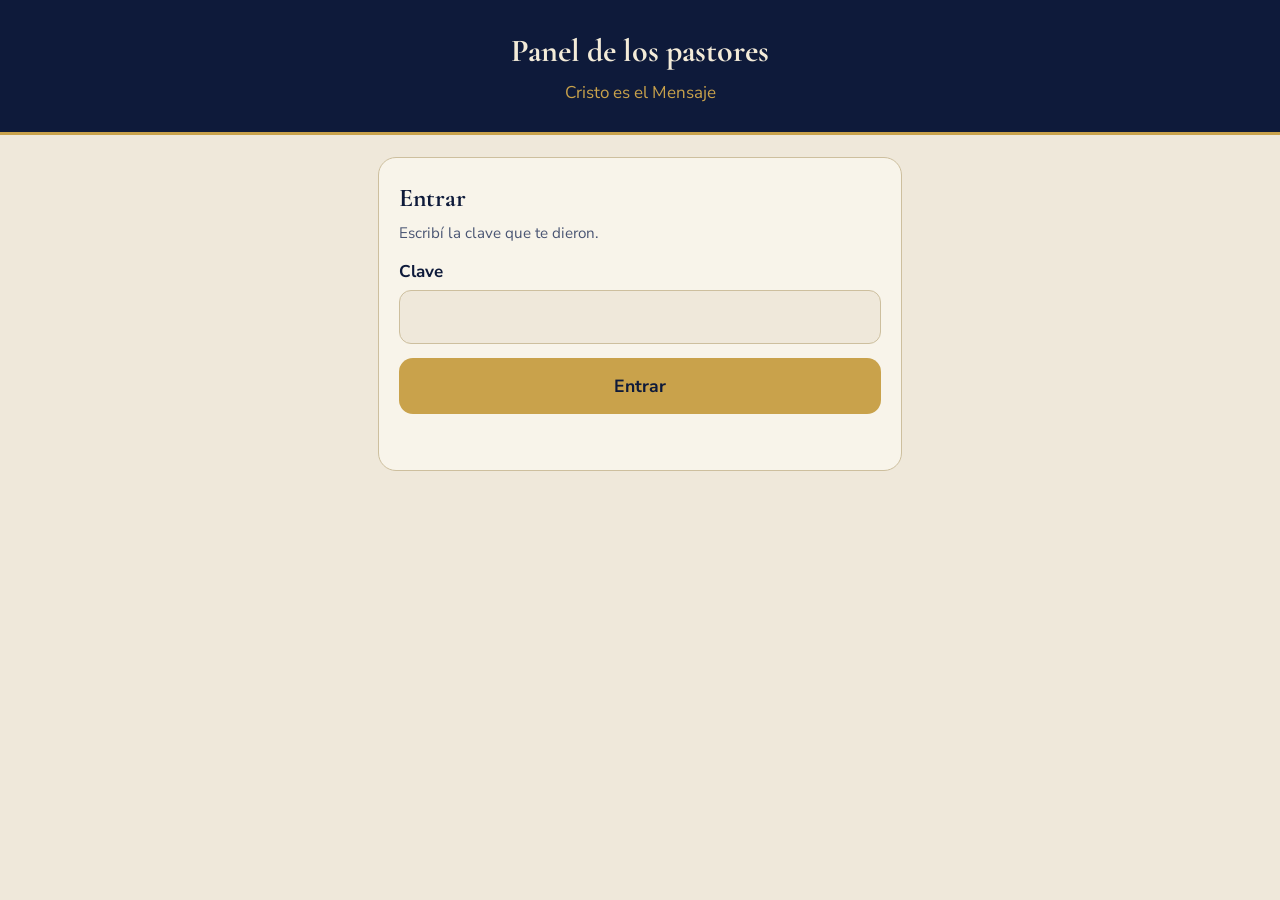
<file: admin.html>
<!DOCTYPE html>
<html lang="es">
<head>
<meta charset="utf-8">
<meta name="viewport" content="width=device-width, initial-scale=1, viewport-fit=cover">
<meta name="robots" content="noindex,nofollow">
<title>Panel de los pastores</title>
<link href="https://fonts.googleapis.com/css2?family=Cormorant+Garamond:wght@600;700&family=Nunito+Sans:wght@400;600;700&display=swap" rel="stylesheet">
<style>
:root{--bg:#EFE8DA;--surface:#F8F4EA;--text:#0E1A3A;--muted:#4A5573;--line:#CDBF9E;--navy:#0E1A3A;--gold:#C9A24B;--ok:#1d7a46;--bad:#b3261e;color-scheme:light}
@media (prefers-color-scheme:dark){:root{--bg:#0A1230;--surface:#111E42;--text:#F3EBD8;--muted:#B9B8C4;--line:#3A4670;color-scheme:dark}}
*{box-sizing:border-box}
body{margin:0;background:var(--bg);color:var(--text);font:17px/1.55 "Nunito Sans",system-ui,sans-serif;padding:0 0 60px}
header{background:var(--navy);color:#F3EBD8;text-align:center;padding:26px 20px;border-bottom:3px solid var(--gold)}
h1,h2{font-family:"Cormorant Garamond",Georgia,serif;margin:0}
h1{font-size:2rem}
header p{margin:4px 0 0;color:var(--gold)}
main{max-width:560px;margin:0 auto;padding:0 18px}
.card{background:var(--surface);border:1.5px solid var(--line);border-radius:18px;padding:20px;margin-top:22px}
h2{font-size:1.6rem;margin-bottom:4px}
.hint{color:var(--muted);margin:0 0 14px;font-size:.95rem}
label{display:block;font-weight:700;margin:12px 0 4px}
input[type=text],input[type=password],textarea{width:100%;padding:13px 14px;border:1.5px solid var(--line);border-radius:12px;background:var(--bg);color:var(--text);font:inherit}
textarea{min-height:100px;resize:vertical}
button{display:block;width:100%;margin-top:14px;padding:16px;border:0;border-radius:14px;background:var(--gold);color:var(--navy);font:700 1.1rem "Nunito Sans",system-ui,sans-serif;cursor:pointer;text-align:center}
button.sec{background:transparent;border:2px solid var(--gold);color:var(--text)}
button:disabled{opacity:.5}
.msg{margin-top:12px;font-weight:700;min-height:1.4em}
.msg.ok{color:var(--ok)}.msg.bad{color:var(--bad)}
@media (prefers-color-scheme:dark){.msg.ok{color:#6fdc9c}.msg.bad{color:#ff8a80}}
.grid{display:grid;grid-template-columns:repeat(2,1fr);gap:10px;margin-top:14px}
.grid figure{margin:0;position:relative}
.grid img{width:100%;aspect-ratio:1;object-fit:cover;border-radius:12px;display:block}
.grid button{margin:6px 0 0;padding:8px;font-size:.9rem;background:var(--bad);color:#fff}
.grid span{display:block;font-size:.82rem;color:var(--muted);overflow:hidden;text-overflow:ellipsis;white-space:nowrap}
.top{display:flex;justify-content:space-between;align-items:center;margin-top:16px;gap:10px}
.top a{color:var(--text);font-weight:700}
.top button{width:auto;margin:0;padding:10px 16px;font-size:.95rem}
audio{width:100%;margin-top:10px}
[hidden]{display:none!important}
</style>
</head>
<body>
<header><h1>Panel de los pastores</h1><p>Cristo es el Mensaje</p></header>
<main>
<section class="card" id="login">
  <h2>Entrar</h2>
  <p class="hint">Escribí la clave que te dieron.</p>
  <label for="pw">Clave</label>
  <input id="pw" type="password" autocomplete="current-password">
  <button id="go" type="button">Entrar</button>
  <div class="msg" id="lmsg"></div>
</section>
<div id="panel" hidden>
  <div class="top"><a href="index.html" target="_blank">Ver la página</a><button class="sec" id="out" type="button">Salir</button></div>
  <section class="card">
    <h2>Versículo de la página</h2>
    <p class="hint">Es el que aparece abajo del reproductor. Si lo dejás vacío, la página cambia sola de versículo cada 12 horas.</p>
    <label for="vt">Texto</label><textarea id="vt"></textarea>
    <label for="vr">Cita (por ejemplo Juan 14:6)</label><input id="vr" type="text">
    <button id="sv" type="button">Guardar versículo</button><div class="msg" id="m1"></div>
  </section>
  <section class="card">
    <h2>Mensaje del sábado</h2>
    <p class="hint">Una frase y un versículo para esta semana.</p>
    <label for="st">Título</label><input id="st" type="text">
    <label for="sx">Texto</label><textarea id="sx"></textarea>
    <label for="sr">Cita</label><input id="sr" type="text">
    <button id="ss" type="button">Guardar mensaje</button><div class="msg" id="m2"></div>
  </section>
  <section class="card">
    <h2>Audio del pastor</h2>
    <p class="hint">Elegí un archivo de audio (mp3, m4a o wav) del celular. Reemplaza al que suena en la página.</p>
    <audio id="ap" controls hidden></audio>
    <label for="af">Archivo de audio</label><input id="af" type="file" accept="audio/*">
    <button id="sa" type="button">Subir audio nuevo</button>
    <button id="ra" class="sec" type="button">Volver al audio original</button>
    <div class="msg" id="m3"></div>
  </section>
  <section class="card">
    <h2>Galería de fotos y videos</h2>
    <p class="hint">Elegí una o varias fotos. Se achican solas para que la página cargue rápido.</p>
    <label for="gf">Fotos o videos (video: máximo 25 MB)</label><input id="gf" type="file" accept="image/*,video/*" multiple>
    <label for="gc">Descripción corta (opcional)</label><input id="gc" type="text" placeholder="Ej.: Merienda del sábado">
    <button id="sg" type="button">Subir fotos</button>
    <div class="msg" id="m4"></div>
    <div class="grid" id="gl"></div>
  </section>
</div>
</main>
<script>
(function(){
var SB="https://pljstzzscnhwtqgvdped.supabase.co",KEY="sb_publishable_StcU_tWQizcDQMgKFmtY8A_xOT9Zlt1",EMAIL="pastor@cristoeselmensaje.com";
var $=function(i){return document.getElementById(i)};
var tok=null,S={};
function save(){try{localStorage.setItem("ces_t",JSON.stringify(tok))}catch(e){}}
function say(id,t,ok){var e=$(id);e.textContent=t;e.className="msg "+(ok===true?"ok":ok===false?"bad":"")}
function H(extra){var h={apikey:KEY,Authorization:"Bearer "+tok.access_token};for(var k in extra)h[k]=extra[k];return h}
function api(path,opt){opt=opt||{};opt.headers=H(opt.headers||{});return fetch(SB+path,opt).then(function(r){if(r.status===401){throw new Error("sesion")}if(!r.ok)return r.text().then(function(t){throw new Error(t)});return r.status===204?null:r.text().then(function(t){return t?JSON.parse(t):null})})}
function login(){
 var b=$("go");b.disabled=true;say("lmsg","Entrando…");
 fetch(SB+"/auth/v1/token?grant_type=password",{method:"POST",headers:{apikey:KEY,"Content-Type":"application/json"},body:JSON.stringify({email:EMAIL,password:$("pw").value})})
 .then(function(r){return r.json().then(function(j){if(!r.ok)throw j;return j})})
 .then(function(j){tok=j;save();show()})
 .catch(function(){say("lmsg","La clave no es correcta. Probá de nuevo.",false)})
 .then(function(){b.disabled=false});
}
function refresh(){
 return fetch(SB+"/auth/v1/token?grant_type=refresh_token",{method:"POST",headers:{apikey:KEY,"Content-Type":"application/json"},body:JSON.stringify({refresh_token:tok.refresh_token})}).then(function(r){if(!r.ok)throw 0;return r.json()}).then(function(j){tok=j;save()});
}
function show(){
 $("login").hidden=true;$("panel").hidden=false;
 api("/rest/v1/settings?select=key,value").then(function(rows){
  rows.forEach(function(r){S[r.key]=r.value});
  $("vt").value=S.verse_text||"";$("vr").value=S.verse_ref||"";
  $("st").value=S.sat_title||"Mensaje del sábado";$("sx").value=S.sat_text||"";$("sr").value=S.sat_ref||"";
  if(S.audio_path){$("ap").src=SB+"/storage/v1/object/public/media/"+S.audio_path;$("ap").hidden=false}
 }).catch(function(e){if(e.message==="sesion"){out()}});
 gal();
}
function out(){tok=null;try{localStorage.removeItem("ces_t")}catch(e){}$("panel").hidden=true;$("login").hidden=false;$("pw").value=""}
function setKeys(obj,msgId){
 var rows=Object.keys(obj).map(function(k){return{key:k,value:obj[k],updated_at:new Date().toISOString()}});
 return api("/rest/v1/settings",{method:"POST",headers:{"Content-Type":"application/json",Prefer:"resolution=merge-duplicates,return=minimal"},body:JSON.stringify(rows)})
 .then(function(){for(var k in obj)S[k]=obj[k];say(msgId,"Listo, guardado. Ya se ve en la página.",true)})
 .catch(function(){say(msgId,"No se pudo guardar. Revisá tu internet y probá de nuevo.",false)});
}
function gal(){
 api("/rest/v1/gallery?select=id,path,caption&order=created_at.desc").then(function(rows){
  var g=$("gl");g.innerHTML="";
  rows.forEach(function(r){
   var f=document.createElement("figure"),i=document.createElement(/\.(mp4|webm|mov)$/i.test(r.path)?"video":"img"),s=document.createElement("span"),b=document.createElement("button");
   i.src=SB+"/storage/v1/object/public/media/"+r.path;i.alt="";if(i.tagName==="VIDEO"){i.controls=true;i.preload="metadata";i.style.width="100%"}s.textContent=r.caption||"";b.textContent="Borrar";b.type="button";
   b.addEventListener("click",function(){
    if(b.dataset.s!=="1"){b.dataset.s="1";b.textContent="¿Seguro? Tocá otra vez";return}
    b.disabled=true;
    api("/rest/v1/gallery?id=eq."+r.id,{method:"DELETE"}).then(function(){return api("/storage/v1/object/media/"+r.path,{method:"DELETE"}).catch(function(){})}).then(gal);
   });
   f.appendChild(i);f.appendChild(s);f.appendChild(b);g.appendChild(f);
  });
 }).catch(function(){});
}
function shrink(file){
 return new Promise(function(res,rej){
  var img=new Image(),u=URL.createObjectURL(file);
  img.onload=function(){
   var m=1600,w=img.width,h=img.height,k=Math.min(1,m/Math.max(w,h));
   var c=document.createElement("canvas");c.width=Math.round(w*k);c.height=Math.round(h*k);
   c.getContext("2d").drawImage(img,0,0,c.width,c.height);
   URL.revokeObjectURL(u);c.toBlob(function(b){b?res(b):rej()},"image/jpeg",.82);
  };
  img.onerror=function(){rej()};img.src=u;
 });
}
function rid(){return Date.now().toString(36)+Math.random().toString(36).slice(2,7)}
function upload(path,blob,type){return api("/storage/v1/object/media/"+path,{method:"POST",headers:{"Content-Type":type,"x-upsert":"true"},body:blob})}
$("go").addEventListener("click",login);
$("pw").addEventListener("keydown",function(e){if(e.key==="Enter")login()});
$("out").addEventListener("click",out);
$("sv").addEventListener("click",function(){say("m1","Guardando…");setKeys({verse_text:$("vt").value.trim(),verse_ref:$("vr").value.trim()},"m1")});
$("ss").addEventListener("click",function(){say("m2","Guardando…");setKeys({sat_title:$("st").value.trim()||"Mensaje del sábado",sat_text:$("sx").value.trim(),sat_ref:$("sr").value.trim()},"m2")});
$("ra").addEventListener("click",function(){say("m3","Guardando…");setKeys({audio_path:""},"m3").then(function(){$("ap").hidden=true})});
$("sa").addEventListener("click",function(){
 var f=$("af").files[0];if(!f){say("m3","Primero elegí un archivo de audio.",false);return}
 if(f.size>25*1024*1024){say("m3","El audio es muy pesado (máximo 25 MB).",false);return}
 var ext=(f.name.split(".").pop()||"mp3").toLowerCase().replace(/[^a-z0-9]/g,"")||"mp3",p="audio/"+rid()+"."+ext;
 $("sa").disabled=true;say("m3","Subiendo audio… esperá un momento.");
 upload(p,f,f.type||"audio/mpeg").then(function(){return setKeys({audio_path:p},"m3")}).then(function(){$("ap").src=SB+"/storage/v1/object/public/media/"+p;$("ap").hidden=false})
 .catch(function(){say("m3","No se pudo subir el audio. Probá de nuevo.",false)}).then(function(){$("sa").disabled=false});
});
$("sg").addEventListener("click",function(){
 var fs=Array.prototype.slice.call($("gf").files);if(!fs.length){say("m4","Primero elegí una o más fotos.",false);return}
 $("sg").disabled=true;var cap=$("gc").value.trim(),n=0;
 (function next(i){
  if(i>=fs.length){say("m4","Listo: "+n+" foto"+(n===1?"":"s")+" subida"+(n===1?"":"s")+".",true);$("gf").value="";$("gc").value="";$("sg").disabled=false;gal();return}
  say("m4","Subiendo foto "+(i+1)+" de "+fs.length+"…");
  var isv=/^video\//.test(fs[i].type)||/\.(mp4|mov|webm)$/i.test(fs[i].name),p="gallery/"+rid()+(isv?"."+((fs[i].name.split(".").pop()||"mp4").toLowerCase().replace(/[^a-z0-9]/g,"")||"mp4"):".jpg");
  if(isv&&fs[i].size>25*1024*1024){say("m4","Un video pesa más de 25 MB; se salteó.",false);next(i+1);return}
  (isv?upload(p,fs[i],fs[i].type||"video/mp4"):shrink(fs[i]).then(function(b){return upload(p,b,"image/jpeg")}))
  .then(function(){return api("/rest/v1/gallery",{method:"POST",headers:{"Content-Type":"application/json",Prefer:"return=minimal"},body:JSON.stringify({path:p,caption:cap})})})
  .then(function(){n++}).catch(function(){}).then(function(){next(i+1)});
 })(0);
});
try{var s=JSON.parse(localStorage.getItem("ces_t")||"null");if(s&&s.refresh_token){tok=s;refresh().then(show).catch(out)}}catch(e){}
})();
</script>
</body>
</html>
</file>
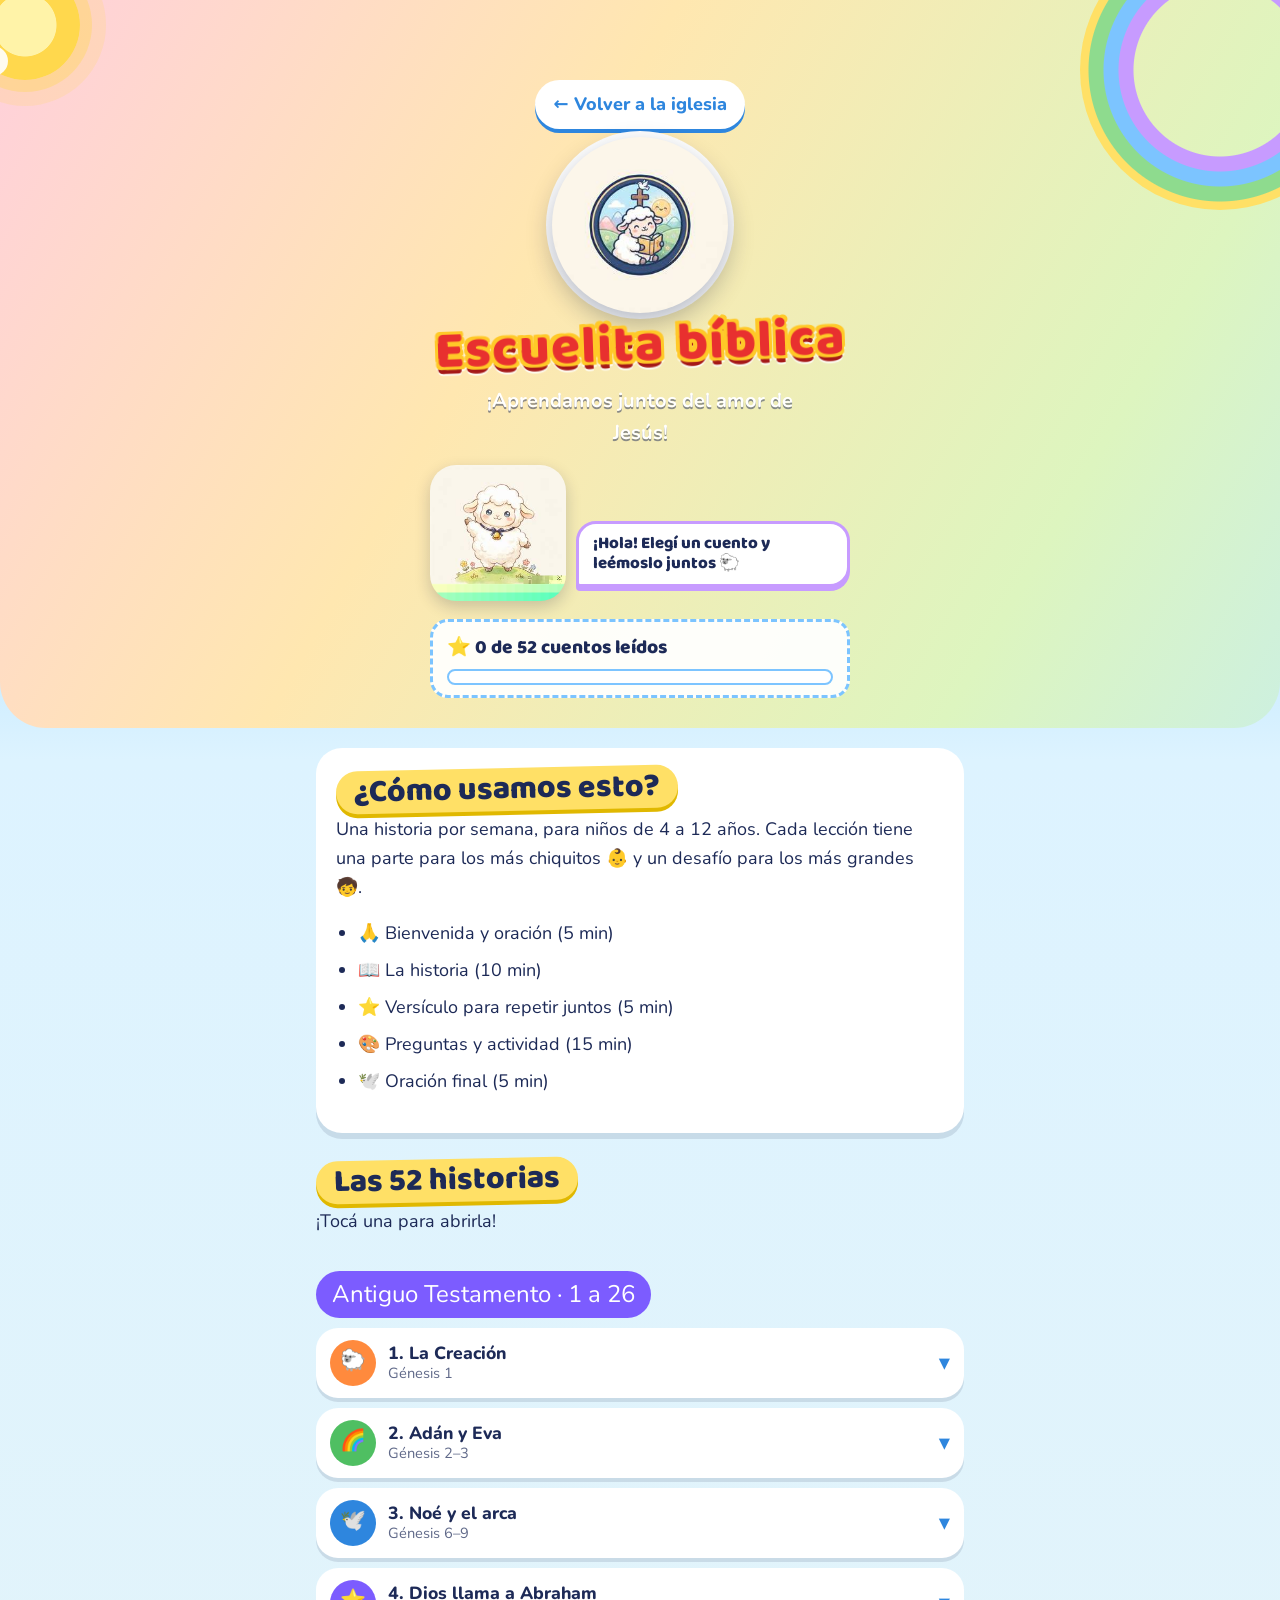
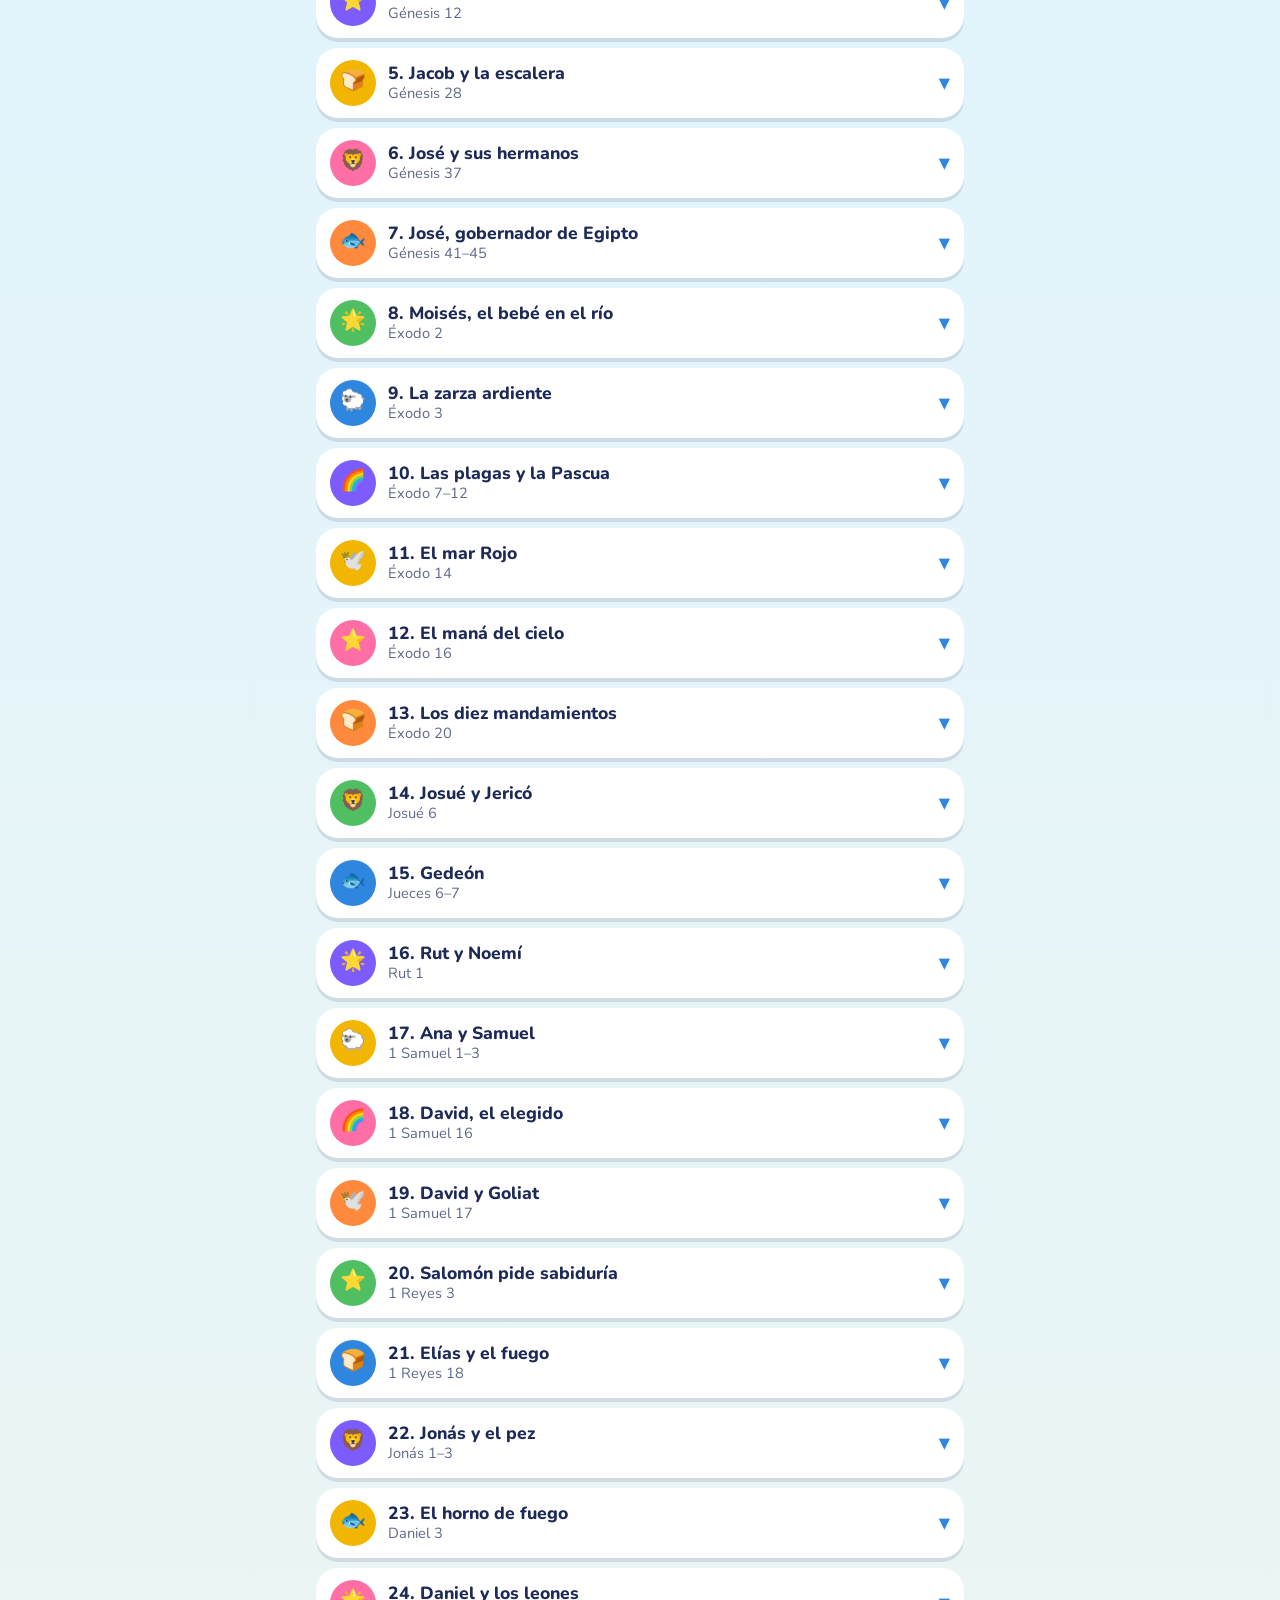
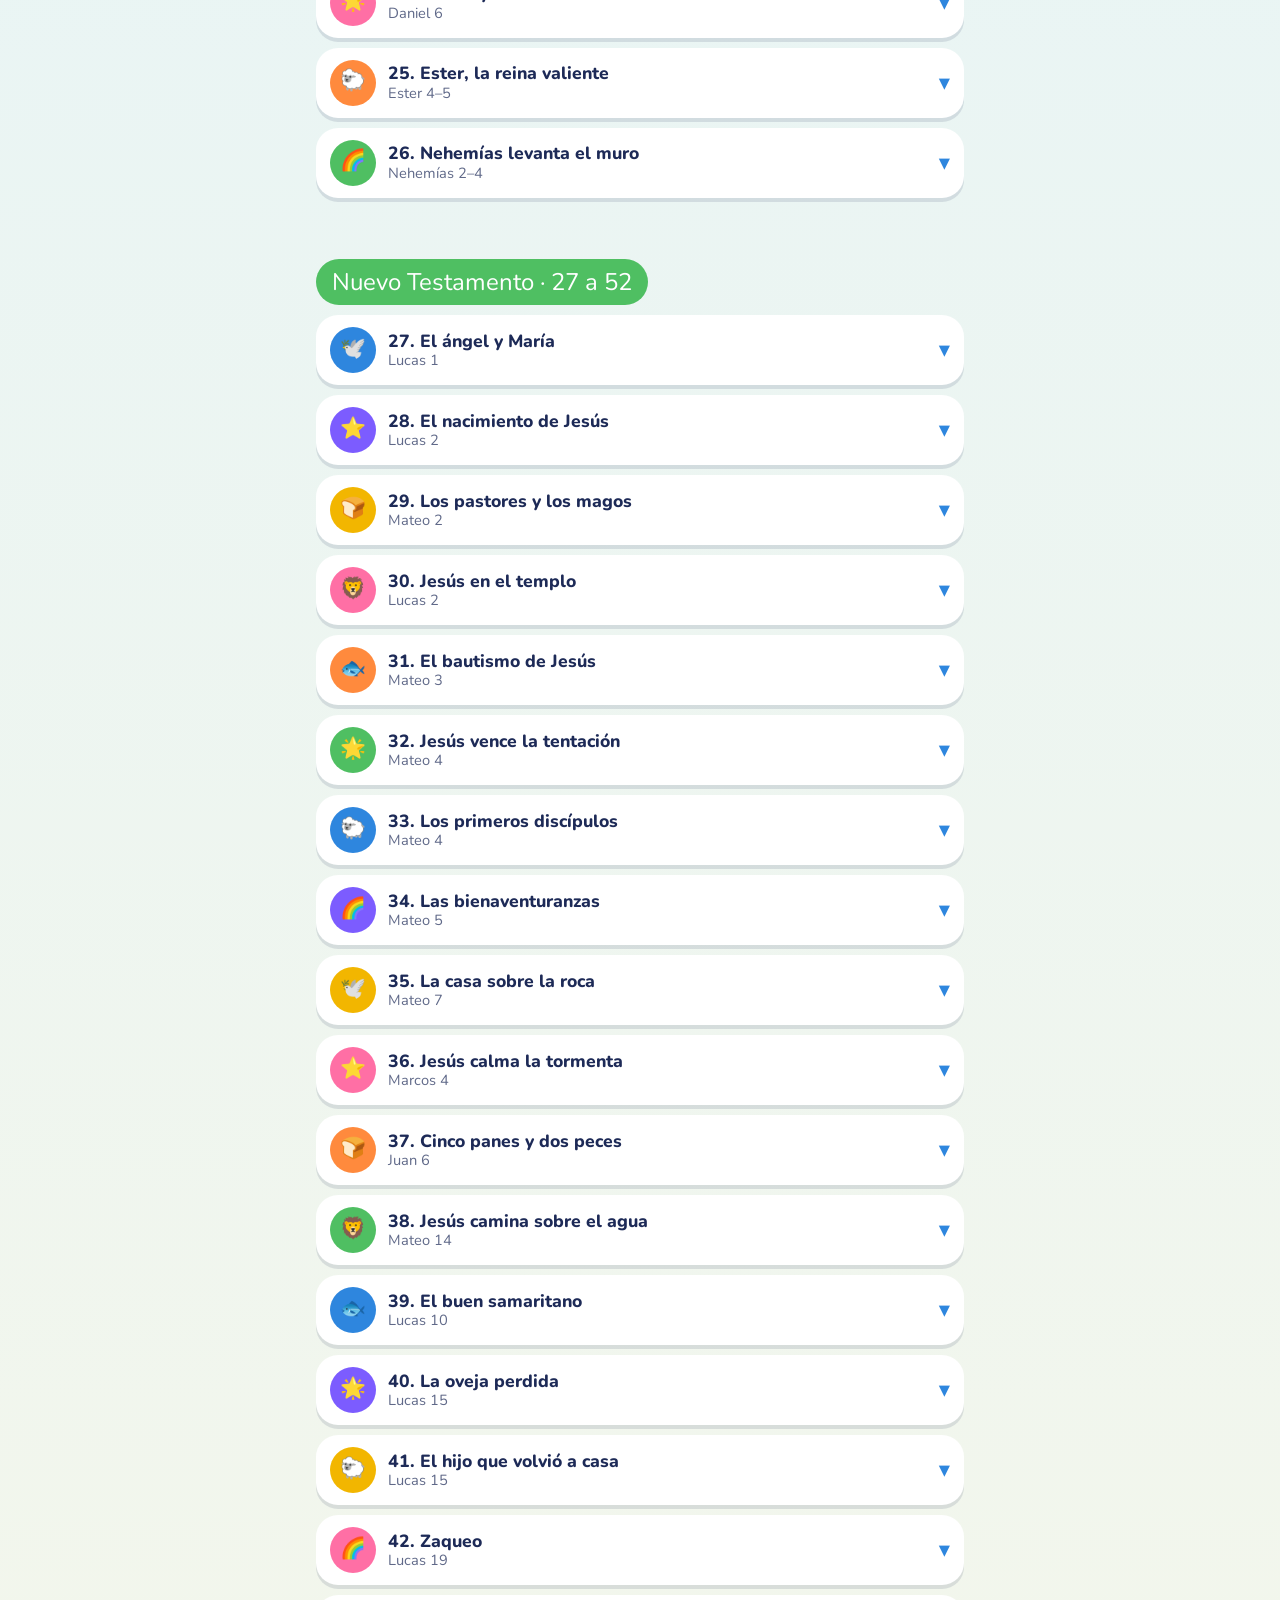
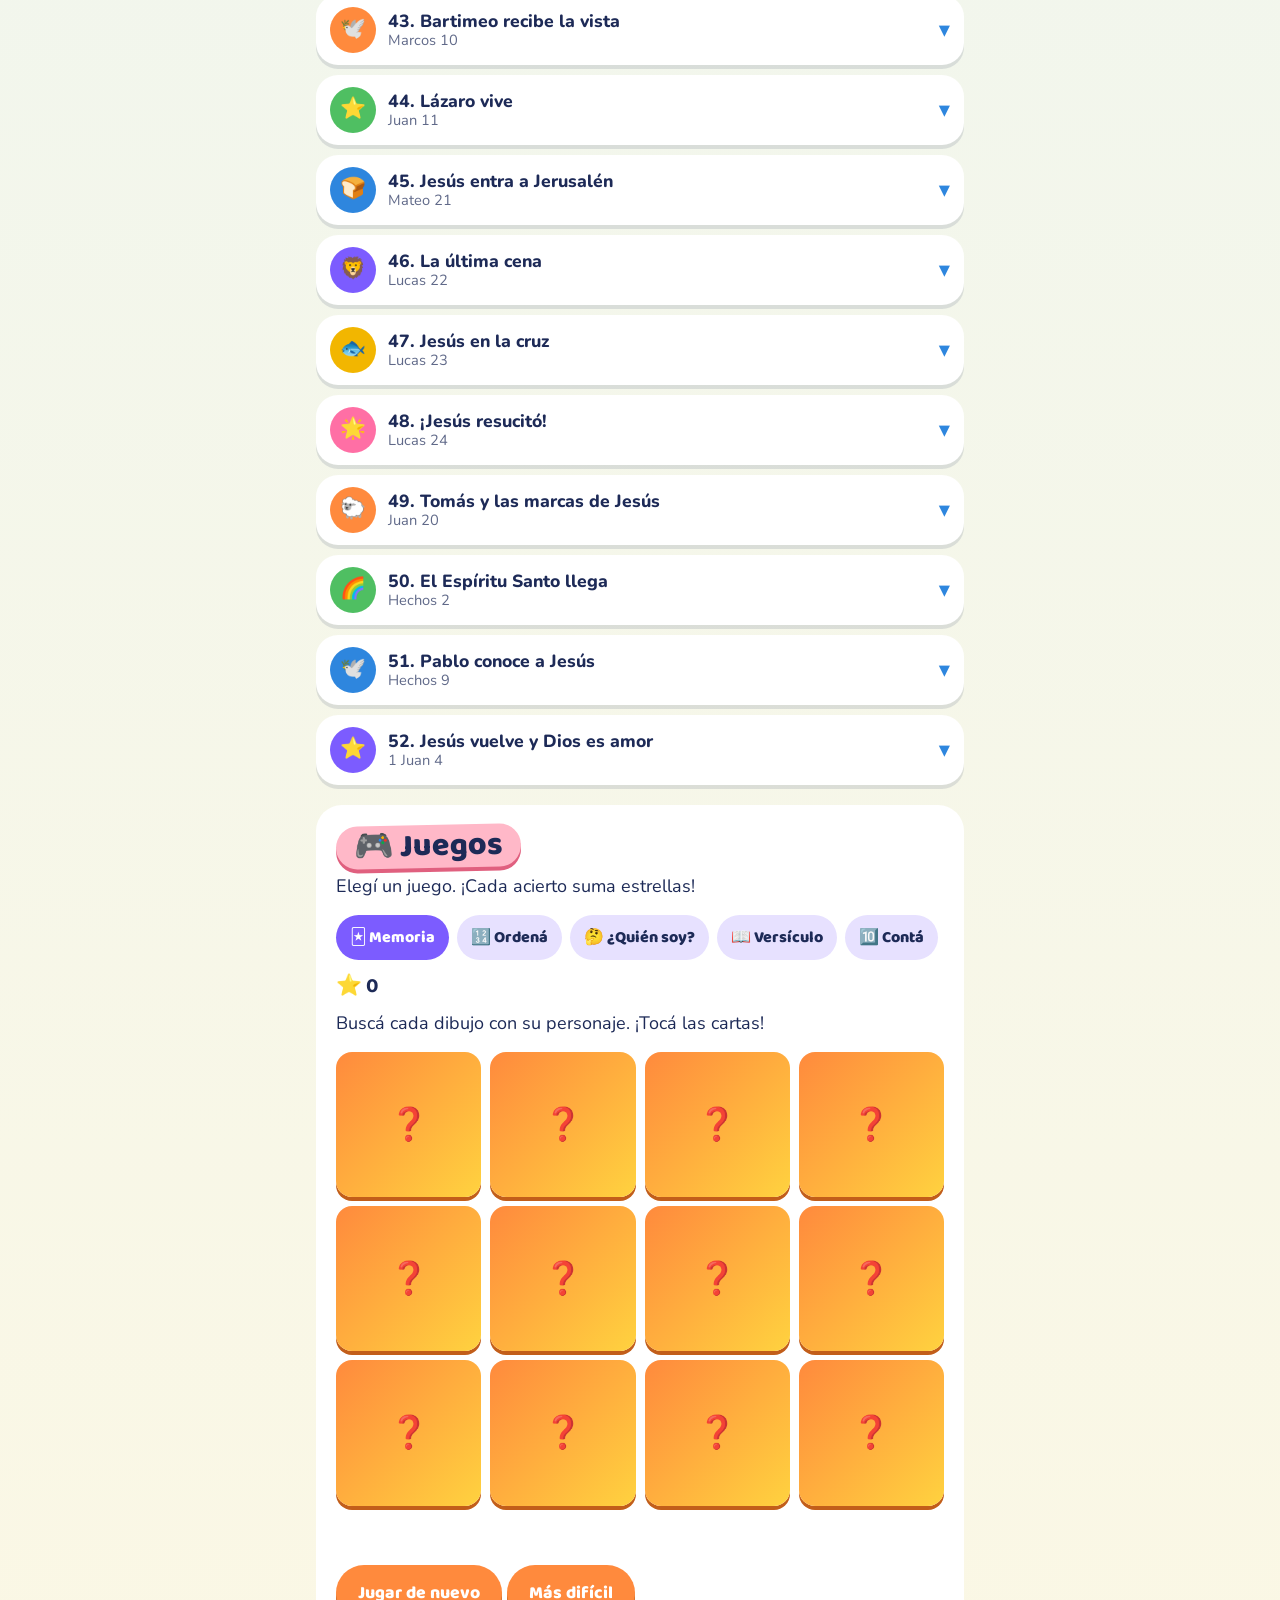
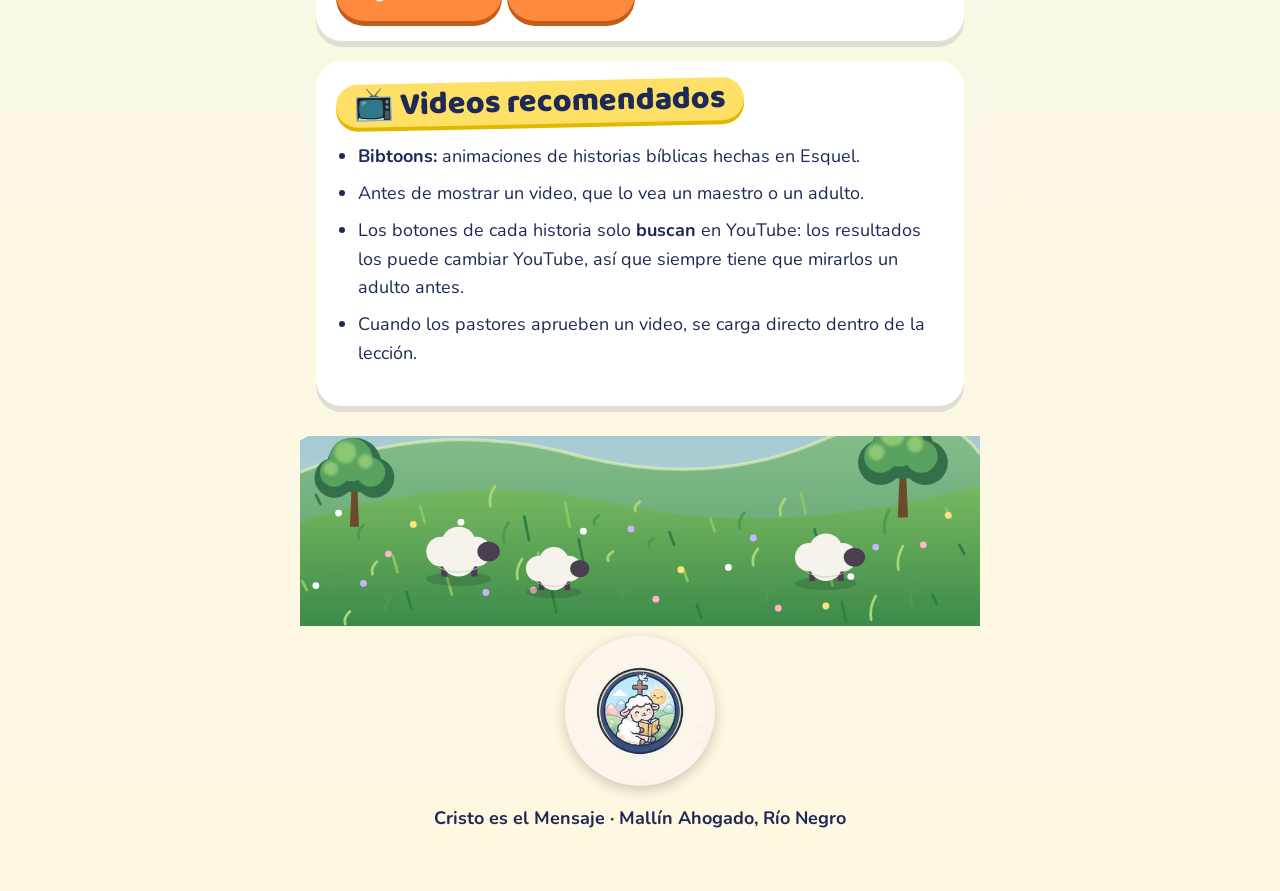
<file: biblioteca.html>
<!DOCTYPE html>
<html lang="es"><head><meta charset="utf-8">
<meta name="viewport" content="width=device-width, initial-scale=1, viewport-fit=cover">
<title>Escuelita bíblica · Cristo es el Mensaje</title>
<link href="https://fonts.googleapis.com/css2?family=Baloo+2:wght@600;800&family=Nunito:wght@400;700&display=swap" rel="stylesheet">
<style>
:root{--sky:#BDE7FF;--sun:#FFD23F;--or:#FF8A3D;--gr:#4FBF62;--pk:#FF6FA5;--pu:#7C5CFF;--bl:#2E86DE;--tx:#1D2A57;color-scheme:light;padding-top:env(safe-area-inset-top,0px);padding-bottom:env(safe-area-inset-bottom,0px)}
*{box-sizing:border-box}body{margin:0;color:var(--tx);font:18px/1.6 Nunito,system-ui,sans-serif;background:linear-gradient(#BDE7FF,#E9F7FF 420px,#FFF8E1)}
h1,h2,h3,h4,summary b{font-family:"Baloo 2","Trebuchet MS",system-ui,sans-serif;margin:0;line-height:1.1}
header{text-align:center;padding:24px 18px 30px;position:relative;overflow:hidden}
.sun{width:96px;height:96px;margin:0 auto;animation:bob 3s ease-in-out infinite}
header h1{font-size:2.9rem;font-weight:800;color:var(--pu);text-shadow:3px 3px 0 #fff,5px 5px 0 var(--sun)}
header p{font-size:1.25rem;font-weight:700;margin:10px auto 0;max-width:26ch}
.back{display:inline-block;margin-top:14px;padding:10px 18px;border-radius:99px;background:#fff;color:var(--bl);font-weight:800;text-decoration:none;box-shadow:0 4px 0 var(--bl)}
.cl{position:absolute;background:#fff;border-radius:99px;opacity:.9;animation:drift 18s linear infinite}.c1{width:90px;height:30px;top:30px;left:-100px}.c2{width:60px;height:20px;top:90px;left:-80px;animation-duration:26s}
@keyframes drift{to{transform:translateX(120vw)}}@keyframes bob{50%{transform:translateY(-8px) rotate(4deg)}}
main{max-width:680px;margin:0 auto;padding:0 16px 60px}
.card{background:#fff;border-radius:26px;padding:20px;margin-top:20px;box-shadow:0 6px 0 rgba(29,42,87,.12)}
h2{font-size:2rem;color:var(--or);font-weight:800}.lead{margin:4px 0 14px}
.tg{font-size:1.5rem;color:#fff;background:var(--pu);display:inline-block;padding:4px 16px;border-radius:99px;margin:22px 0 10px}.tg.n{background:var(--gr)}
details{background:#fff;border-radius:22px;margin-bottom:10px;box-shadow:0 4px 0 rgba(29,42,87,.12);overflow:hidden}
summary{cursor:pointer;list-style:none;display:flex;gap:12px;align-items:center;padding:12px 14px}summary::-webkit-details-marker{display:none}
summary b{flex:none;width:46px;height:46px;border-radius:50%;display:grid;place-items:center;color:#fff;font-size:1.3rem;font-weight:800}
summary span{flex:1;font-weight:800;font-size:1.1rem;line-height:1.2}summary small{display:block;font-weight:400;opacity:.7}
summary:after{content:"▾";font-size:1.4rem;color:var(--bl)}details[open] summary:after{content:"▴"}
.ls{padding:4px 16px 20px}.art{width:100%;height:auto;border-radius:20px;border:5px solid var(--sun);margin-bottom:12px}
.ls p{font-size:1.15rem}.vv{background:#FFF3B0;border-radius:18px;padding:12px 16px;font-weight:800;margin:12px 0}.vv:before{content:"📖 ";}
.bx{border-radius:18px;padding:12px 16px;margin:10px 0}.bx h4{font-size:1.25rem;margin-bottom:2px}.b1{background:#FFE0EC}.b2{background:#DDF4E0}.b3{background:#E7E1FF}
.btn{display:inline-block;margin-top:10px;padding:14px 22px;border-radius:99px;background:var(--or);color:#fff;font:800 1.1rem "Baloo 2",system-ui,sans-serif;text-decoration:none;border:0;cursor:pointer;box-shadow:0 5px 0 #C25E1A}
.btn:active{transform:translateY(3px);box-shadow:0 2px 0 #C25E1A}
.grid{display:grid;grid-template-columns:repeat(4,1fr);gap:9px}
.c{aspect-ratio:1;border:0;border-radius:16px;background:linear-gradient(135deg,var(--or),var(--sun));color:#fff;font:inherit;font-size:2rem;cursor:pointer;display:grid;place-items:center;padding:3px;box-shadow:0 4px 0 #C25E1A}
.c.t{background:#E7E1FF;color:var(--tx);font:800 .85rem/1.05 "Baloo 2",sans-serif;box-shadow:0 4px 0 #9D8BE6}.c.f{background:#FFF3B0;color:var(--tx);box-shadow:0 4px 0 #E6C84A}.c.ok{background:#DDF4E0;box-shadow:0 4px 0 #8FD39B;opacity:.85}
.msg{min-height:1.8em;margin:12px 0 0;font:800 1.3rem "Baloo 2",sans-serif;color:var(--gr)}
.soon{background:#FFF3B0;border-radius:16px;padding:12px 16px}
ul.rec{padding-left:22px}ul.rec li{margin-bottom:8px}
@media (prefers-reduced-motion:reduce){.sun,.cl{animation:none}}
#ov{position:fixed;inset:0;background:#0F1B4D;z-index:50;display:none;flex-direction:column;color:#fff}#ov.on{display:flex}
#st{flex:1;display:grid;place-items:center;padding:12px;min-height:0}
#st svg{width:min(100%,calc((100vh - 200px)*1.6667));height:auto;border-radius:22px;border:6px solid var(--sun)}
.big{text-align:center;padding:20px;max-width:900px}.big h2{font-size:clamp(2.2rem,7vw,4.6rem);color:var(--sun)}.big p{font:800 clamp(1.4rem,4vw,2.6rem)/1.3 "Baloo 2",sans-serif;margin:14px 0 0}
#cap{padding:0 20px 6px;text-align:center;font:800 clamp(1.3rem,3.2vw,2.4rem)/1.25 "Baloo 2",sans-serif;min-height:4.4em;max-width:1000px;margin:0 auto}
#ct{display:flex;justify-content:center;align-items:center;gap:12px;padding:8px 12px calc(14px + env(safe-area-inset-bottom,0px))}#pg{min-width:64px;text-align:center;font-weight:800}
.nb{width:64px;height:64px;border-radius:50%;border:0;background:var(--or);color:#fff;font-size:2rem;font-weight:800;cursor:pointer;box-shadow:0 5px 0 #C25E1A}.nb.s{background:#fff;color:var(--tx);box-shadow:0 5px 0 #aab;font-size:1.4rem;width:52px;height:52px}
body{background:linear-gradient(#52B6F8,#9ADAFF 380px,#DDF3FF 760px,#FFF8E1)!important}
header h1{font-size:3.3rem!important;color:#E8302F!important;letter-spacing:1px;text-shadow:-3px -3px 0 #FFC928,3px -3px 0 #FFC928,-3px 3px 0 #FFC928,3px 3px 0 #FFC928,0 7px 0 #A51818!important;transform:rotate(-2deg)}
header p{color:#fff;text-shadow:0 2px 0 rgba(29,42,87,.5)}
#hero{max-width:420px;margin:0 auto}#hero svg{width:100%;height:auto;overflow:visible}
.fl{animation:flo 3.2s ease-in-out infinite}.fl.f2{animation-delay:-1.6s}@keyframes flo{50%{transform:translateY(-7px)}}
#strip{margin:30px -16px -60px}#strip svg{width:100%;height:auto;display:block}
@media (prefers-reduced-motion:reduce){.fl{animation:none}}
#logo{width:min(270px,72vw);margin:-34px auto 4px;position:relative}#logo svg{width:100%;height:auto;overflow:visible;filter:drop-shadow(0 6px 0 rgba(29,42,87,.16))}
.lbd{animation:lbob 4.5s ease-in-out infinite}@keyframes lbob{50%{transform:translateY(-4px)}}
.lcr{animation:lglow 3s ease-in-out infinite}@keyframes lglow{50%{filter:drop-shadow(0 0 7px rgba(255,226,122,.95))}}
.ldv{animation:ldf 3.4s ease-in-out infinite}@keyframes ldf{50%{transform:translate(4px,-5px)}}
.lwg{transform-box:fill-box;transform-origin:100% 100%;animation:lfl .7s ease-in-out infinite alternate}@keyframes lfl{from{transform:rotate(-14deg)}to{transform:rotate(14deg)}}
.ltw path{transform-box:fill-box;transform-origin:center;animation:ltw 2.2s ease-in-out infinite}.ltw path:nth-child(2){animation-delay:-.7s}.ltw path:nth-child(3){animation-delay:-1.4s}@keyframes ltw{50%{transform:scale(1.35) rotate(18deg);opacity:.6}}
@media (prefers-reduced-motion:reduce){.lbd,.lcr,.ldv,.lwg,.ltw path{animation:none}}
.tabs{display:flex;flex-wrap:wrap;gap:8px;margin:10px 0}.tabs button{border:0;border-radius:99px;padding:10px 14px;font:800 1rem "Baloo 2",system-ui,sans-serif;background:#E7E1FF;color:var(--tx);cursor:pointer}.tabs button.on{background:var(--pu);color:#fff}
.score{font:800 1.3rem "Baloo 2",system-ui,sans-serif;margin-bottom:6px}
.op{display:block;width:100%;margin:8px 0;padding:14px;border:0;border-radius:16px;background:#FFF3B0;font:800 1.1rem "Baloo 2",system-ui,sans-serif;color:var(--tx);cursor:pointer;box-shadow:0 4px 0 #E6C84A}.op.ok{background:#CDEFD3;box-shadow:0 4px 0 #8FD39B}.op.no{background:#FFD0D0;box-shadow:0 4px 0 #E39A9A}
.ths{display:grid;grid-template-columns:repeat(2,1fr);gap:10px}.th{position:relative;padding:0;border:4px solid var(--sun);border-radius:14px;overflow:hidden;background:#fff;cursor:pointer}.th svg{display:block;width:100%;height:auto}.th b{position:absolute;top:6px;left:6px;width:30px;height:30px;border-radius:50%;background:var(--gr);color:#fff;display:grid;place-items:center;font:800 1rem "Baloo 2",sans-serif}.th.u{opacity:.65}
.cnt{font-size:2rem;line-height:1.5;text-align:center;margin:10px 0}.vid{position:relative;aspect-ratio:16/9;margin-top:12px;border-radius:16px;overflow:hidden;border:4px solid var(--sun)}.vid iframe{position:absolute;inset:0;width:100%;height:100%;border:0}
</style><link rel="stylesheet" href="escuela.css"></head><body>
<svg width="0" height="0" style="position:absolute" aria-hidden="true"><defs><linearGradient id="gs-day" x1="0" y1="0" x2="0" y2="1"><stop offset="0" stop-color="#5AA5E0"/><stop offset=".55" stop-color="#A6D4EE"/><stop offset="1" stop-color="#F7ECCB"/></linearGradient><linearGradient id="gs-dawn" x1="0" y1="0" x2="0" y2="1"><stop offset="0" stop-color="#6F9BE0"/><stop offset=".55" stop-color="#F2B3A0"/><stop offset="1" stop-color="#FFE7A6"/></linearGradient><linearGradient id="gs-dusk" x1="0" y1="0" x2="0" y2="1"><stop offset="0" stop-color="#0F1A55"/><stop offset=".55" stop-color="#2C3A8C"/><stop offset="1" stop-color="#7A5FAE"/></linearGradient><linearGradient id="gs-storm" x1="0" y1="0" x2="0" y2="1"><stop offset="0" stop-color="#52627F"/><stop offset=".55" stop-color="#8E9DB8"/><stop offset="1" stop-color="#C9D2E0"/></linearGradient><linearGradient id="gh-far" x1="0" y1="0" x2="0" y2="1"><stop offset="0" stop-color="#8DBBD0"/><stop offset="1" stop-color="#B8DAD0"/></linearGradient><linearGradient id="gh-mid" x1="0" y1="0" x2="0" y2="1"><stop offset="0" stop-color="#86BF8C"/><stop offset="1" stop-color="#5A9C6C"/></linearGradient><linearGradient id="gh-near" x1="0" y1="0" x2="0" y2="1"><stop offset="0" stop-color="#78B960"/><stop offset="1" stop-color="#3C8A4A"/></linearGradient><radialGradient id="gsun"><stop offset="0" stop-color="#FFF8D0" stop-opacity=".95"/><stop offset=".35" stop-color="#FFE9A0" stop-opacity=".55"/><stop offset="1" stop-color="#FFE9A0" stop-opacity="0"/></radialGradient><radialGradient id="gwarm"><stop offset="0" stop-color="#FFE9A8" stop-opacity=".9"/><stop offset="1" stop-color="#FFB45A" stop-opacity="0"/></radialGradient><linearGradient id="gsea" x1="0" y1="0" x2="0" y2="1"><stop offset="0" stop-color="#62AEE6"/><stop offset="1" stop-color="#2D6DB4"/></linearGradient><radialGradient id="gv" cx=".5" cy=".5" r=".75"><stop offset=".65" stop-color="#1B2A3A" stop-opacity="0"/><stop offset="1" stop-color="#1B2A3A" stop-opacity=".22"/></radialGradient><filter id="gb" x="-30%" y="-30%" width="160%" height="160%"><feGaussianBlur stdDeviation="2.4"/></filter><filter id="gb1" x="-30%" y="-30%" width="160%" height="160%"><feGaussianBlur stdDeviation=".9"/></filter><filter id="gb5" x="-50%" y="-50%" width="200%" height="200%"><feGaussianBlur stdDeviation="6"/></filter></defs></svg>
<header class="top"><span class="sunx"></span><span class="rbw"></span><div class="cf" id="cf"></div><div class="cl c1"></div><div class="cl c2"></div>
<div id="hero" hidden></div>
<a class="back" href="index.html">← Volver a la iglesia</a>
<img class="logoin" src="[data-uri]" alt="Logo de la escuelita bíblica de Cristo es el Mensaje">
<h1>Escuelita bíblica</h1><p>¡Aprendamos juntos del amor de Jesús!</p>
<div class="lambrow"><img id="lamb" src="[data-uri]" alt="Tu corderito amigo. Tocalo para que salte"><div class="bub" id="bub">¡Hola! Elegí un cuento y leémoslo juntos 🐑</div></div>
<div class="progx"><b>⭐ <span id="nstar">0</span> de 52 cuentos leídos</b><div class="pbx"><i id="pbx"></i></div></div></header>
<main>
<div class="card"><h2>¿Cómo usamos esto?</h2><p class="lead">Una historia por semana, para niños de 4 a 12 años. Cada lección tiene una parte para los más chiquitos 👶 y un desafío para los más grandes 🧒.</p>
<ul class="rec"><li>🙏 Bienvenida y oración (5 min)</li><li>📖 La historia (10 min)</li><li>⭐ Versículo para repetir juntos (5 min)</li><li>🎨 Preguntas y actividad (15 min)</li><li>🕊️ Oración final (5 min)</li></ul></div>
<section><h2 style="margin-top:26px">Las 52 historias</h2><p class="lead">¡Tocá una para abrirla!</p><div id="plan"></div></section>
<div class="card" id="juegos"><h2>🎮 Juegos</h2><p class="lead">Elegí un juego. ¡Cada acierto suma estrellas!</p><div class="tabs" id="tabs"><button type="button" data-g="mem">🃏 Memoria</button><button type="button" data-g="ord">🔢 Ordená</button><button type="button" data-g="who">🤔 ¿Quién soy?</button><button type="button" data-g="vs">📖 Versículo</button><button type="button" data-g="cnt">🔟 Contá</button></div><div class="score" aria-live="polite">⭐ <b id="pts">0</b></div><div id="gm"></div></div>
<div class="card"><h2>📺 Videos recomendados</h2><ul class="rec"><li><b>Bibtoons:</b> animaciones de historias bíblicas hechas en Esquel.</li><li>Antes de mostrar un video, que lo vea un maestro o un adulto.</li><li>Los botones de cada historia solo <b>buscan</b> en YouTube: los resultados los puede cambiar YouTube, así que siempre tiene que mirarlos un adulto antes.</li><li>Cuando los pastores aprueben un video, se carga directo dentro de la lección.</li></ul></div>
<div id="strip"></div>
</main>
<footer class="foot"><div id="logo"></div><p>Cristo es el Mensaje · Mallín Ahogado, Río Negro</p></footer>
<div id="ov" role="dialog" aria-modal="true" aria-label="Historia"><div id="st"></div><div id="cap"></div><div id="ct"><button class="nb" id="pv" aria-label="Anterior">‹</button><span id="pg"></span><button class="nb" id="nx" aria-label="Siguiente">›</button><button class="nb s" id="fs" aria-label="Pantalla completa">⛶</button><button class="nb s" id="cx" aria-label="Cerrar">✕</button></div></div>
<script>
var AT=[["La Creación","Génesis 1"],["Adán y Eva","Génesis 2–3"],["Noé y el arca","Génesis 6–9"],["Dios llama a Abraham","Génesis 12"],["Jacob y la escalera","Génesis 28"],["José y sus hermanos","Génesis 37"],["José, gobernador de Egipto","Génesis 41–45"],["Moisés, el bebé en el río","Éxodo 2"],["La zarza ardiente","Éxodo 3"],["Las plagas y la Pascua","Éxodo 7–12"],["El mar Rojo","Éxodo 14"],["El maná del cielo","Éxodo 16"],["Los diez mandamientos","Éxodo 20"],["Josué y Jericó","Josué 6"],["Gedeón","Jueces 6–7"],["Rut y Noemí","Rut 1"],["Ana y Samuel","1 Samuel 1–3"],["David, el elegido","1 Samuel 16"],["David y Goliat","1 Samuel 17"],["Salomón pide sabiduría","1 Reyes 3"],["Elías y el fuego","1 Reyes 18"],["Jonás y el pez","Jonás 1–3"],["El horno de fuego","Daniel 3"],["Daniel y los leones","Daniel 6"],["Ester, la reina valiente","Ester 4–5"],["Nehemías levanta el muro","Nehemías 2–4"]];
var NT=[["El ángel y María","Lucas 1"],["El nacimiento de Jesús","Lucas 2"],["Los pastores y los magos","Mateo 2"],["Jesús en el templo","Lucas 2"],["El bautismo de Jesús","Mateo 3"],["Jesús vence la tentación","Mateo 4"],["Los primeros discípulos","Mateo 4"],["Las bienaventuranzas","Mateo 5"],["La casa sobre la roca","Mateo 7"],["Jesús calma la tormenta","Marcos 4"],["Cinco panes y dos peces","Juan 6"],["Jesús camina sobre el agua","Mateo 14"],["El buen samaritano","Lucas 10"],["La oveja perdida","Lucas 15"],["El hijo que volvió a casa","Lucas 15"],["Zaqueo","Lucas 19"],["Bartimeo recibe la vista","Marcos 10"],["Lázaro vive","Juan 11"],["Jesús entra a Jerusalén","Mateo 21"],["La última cena","Lucas 22"],["Jesús en la cruz","Lucas 23"],["¡Jesús resucitó!","Lucas 24"],["Tomás y las marcas de Jesús","Juan 20"],["El Espíritu Santo llega","Hechos 2"],["Pablo conoce a Jesús","Hechos 9"],["Jesús vuelve y Dios es amor","1 Juan 4"]];

var BG='<rect width="300" height="180" fill="#8FD3FF"/>';
var D={1:{s:"Al principio no había nada. Dios dijo: ¡que haya luz! Y hubo luz. Hizo el sol, la luna, las estrellas, el mar, las flores, los peces y los animales. Y al final nos hizo a nosotros. ¡Y todo era muy bueno!",v:"En el principio creó Dios los cielos y la tierra. (Génesis 1:1)",qs:"¿Qué animal te gusta más de los que hizo Dios? ¡Hacé el sonido!",qg:"¿Qué cosa creada por Dios te parece más increíble? ¿Cómo podemos cuidarla?",a:"Salir a mirar el cielo o una planta y decir: ¡gracias, Dios, por esto!",svg:BG+'<g stroke="#FFB300" stroke-width="4" stroke-linecap="round"><path d="M240 28v-14M240 72v14M196 50h-14M284 50h14M209 19l-9-9M271 81l9 9M271 19l9-9M209 81l-9 9"/></g><circle cx="240" cy="50" r="22" fill="#FFD23F"/><path d="M0 180v-45q60-45 120-10t110-10q40-20 70 5v60z" fill="#4FBF62"/><g><circle cx="60" cy="150" r="6" fill="#FF6FA5"/><circle cx="90" cy="160" r="6" fill="#FFD23F"/><circle cx="200" cy="155" r="6" fill="#fff"/></g><path d="M60 40q8-8 16 0M85 28q8-8 16 0" stroke="#1D2A57" stroke-width="2.5" fill="none"/>'},
3:{s:"Noé amaba a Dios y le hacía caso. Dios le pidió construir un barco enorme: el arca. La gente se reía, pero Noé obedeció. Entraron su familia y muchos animales. Llovió mucho, y todos estuvieron a salvo. Después Dios puso un arco iris: ¡una promesa!",v:"Mi arco he puesto en las nubes, el cual será por señal del pacto. (Génesis 9:13)",qs:"¿Qué animales entraron al arca? ¡Contá cuántos podés nombrar!",qg:"¿Por qué fue difícil para Noé obedecer? ¿Cuándo te cuesta a vos hacer caso?",a:"Dibujar el arca con los animales y pintar un arco iris con la promesa de Dios.",svg:BG+'<g fill="none" stroke-width="6"><path d="M25 125a125 125 0 0 1 250 0" stroke="#FF5252"/><path d="M37 125a113 113 0 0 1 226 0" stroke="#FF8A3D"/><path d="M49 125a101 101 0 0 1 202 0" stroke="#FFD23F"/><path d="M61 125a89 89 0 0 1 178 0" stroke="#4FBF62"/><path d="M73 125a77 77 0 0 1 154 0" stroke="#7C5CFF"/></g><path d="M85 120h130l-18 28H103z" fill="#B5651D"/><rect x="120" y="98" width="60" height="22" rx="4" fill="#E0A458"/><rect x="140" y="104" width="12" height="12" fill="#8FD3FF"/><path d="M0 150q25-12 50 0t50 0 50 0 50 0 50 0 50 0v30H0z" fill="#2E86DE"/>'},
19:{s:"Un gigante llamado Goliat asustaba a todos. Pero David, un niño pastor de ovejas, no tenía miedo porque confiaba en Dios. David tomó su honda y cinco piedras. ¡Con una sola piedra y la ayuda de Dios, el gigante cayó!",v:"...porque de Jehová es la batalla. (1 Samuel 17:47)",qs:"¿Quién ayudó a David? ¡Levantá los brazos como un valiente!",qg:"¿Cuáles son tus gigantes (miedos)? ¿Cómo puede ayudarte Dios con ellos?",a:"Escribir un miedo en un papel y orar juntos para que Dios nos dé valentía.",svg:BG+'<circle cx="250" cy="40" r="20" fill="#FFD23F"/><path d="M0 180v-50q60-40 130-10t170-15v75z" fill="#4FBF62"/><path d="M60 120C90 50 170 40 215 85" fill="none" stroke="#1D2A57" stroke-width="3" stroke-dasharray="7 7"/><circle cx="225" cy="95" r="9" fill="#9AA0A6"/><g fill="#9AA0A6"><circle cx="40" cy="160" r="7"/><circle cx="62" cy="165" r="7"/><circle cx="84" cy="160" r="7"/><circle cx="106" cy="165" r="7"/><circle cx="128" cy="160" r="7"/></g>'},
22:{s:"Dios le pidió a Jonás que llevara un mensaje, pero Jonás se escapó en un barco. ¡Vino una tormenta! Un pez gigante se tragó a Jonás. Allí él oró y pidió perdón, y Dios lo escuchó. Jonás volvió a obedecer.",v:"Invoqué en mi angustia a Jehová, y él me oyó. (Jonás 2:2)",qs:"¿Dónde estaba Jonás? ¡Hacé como un pez grande con la boca!",qg:"¿Por qué se escapó Jonás? ¿Dios nos perdona cuando le pedimos perdón?",a:"Armar un pez de papel y escribir adentro: Dios me escucha.",svg:BG+'<circle cx="60" cy="40" r="18" fill="#FFD23F"/><path d="M0 115q25-10 50 0t50 0 50 0 50 0 50 0 50 0v65H0z" fill="#2E86DE"/><path d="M70 135c0-42 40-62 92-50 30 7 52 24 52 50z" fill="#5B8DEF"/><path d="M212 135l38-36v42z" fill="#5B8DEF"/><circle cx="108" cy="112" r="5" fill="#fff"/><circle cx="109" cy="112" r="2.5" fill="#1D2A57"/><path d="M95 128q15 10 30 0" stroke="#1D2A57" stroke-width="3" fill="none"/><path d="M135 82q-8-18 0-30M148 80q2-18 12-28" stroke="#fff" stroke-width="4" fill="none" stroke-linecap="round"/>'},
28:{s:"María y José llegaron a Belén y no había lugar para dormir. Jesús nació en un establo con animalitos y lo acostaron en un pesebre. Los ángeles dieron la buena noticia a unos pastores. ¡Había nacido el Salvador!",v:"Que os ha nacido hoy... un Salvador, que es Cristo el Señor. (Lucas 2:11)",qs:"¿Quién nació en Belén? ¡Cantemos feliz cumpleaños a Jesús!",qg:"¿Por qué Jesús nació en un lugar tan sencillo? ¿Qué regalo nos dio Dios?",a:"Armar un pesebre con lo que tengamos y agradecer a Dios por Jesús.",svg:'<rect width="300" height="180" fill="#27327A"/><g fill="#fff"><circle cx="40" cy="30" r="2"/><circle cx="260" cy="40" r="2"/><circle cx="90" cy="60" r="1.5"/><circle cx="225" cy="75" r="1.5"/></g><path d="M150 12l7 16 17 2-13 12 4 17-15-9-15 9 4-17-13-12 17-2z" fill="#FFD23F"/><path d="M55 150v-55l95-40 95 40v55z" fill="#C98A4B"/><path d="M50 98l100-44 100 44" stroke="#8A5A2B" stroke-width="7" fill="none" stroke-linejoin="round"/><rect x="115" y="112" width="70" height="38" rx="8" fill="#FFF3B0"/><circle cx="150" cy="118" r="9" fill="#FFD3A8"/><path d="M0 150h300v30H0z" fill="#4FBF62"/>'},
48:{s:"Después de la cruz, unas mujeres fueron a la tumba muy temprano. ¡La piedra estaba corrida y la tumba estaba vacía! Un ángel les dijo: Jesús no está aquí, ¡resucitó! Las mujeres corrieron felices a contárselo a todos.",v:"No está aquí, sino que ha resucitado. (Lucas 24:6)",qs:"¿Qué dijo el ángel? ¡Gritemos juntos: Jesús vive!",qg:"¿Por qué es tan importante que Jesús resucitó? ¿A quién se lo vas a contar?",a:"Dibujar la tumba vacía con el sol saliendo y escribir: ¡Jesús vive!",svg:'<rect width="300" height="180" fill="#FFC27A"/><g stroke="#FFE08A" stroke-width="5" stroke-linecap="round"><path d="M150 105L60 25M150 105L110 15M150 105l40-90M150 105l90-80M150 105H40M150 105h110"/></g><circle cx="150" cy="105" r="26" fill="#FFD23F"/><path d="M0 180v-45h300v45z" fill="#4FBF62"/><path d="M85 150v-45a32 32 0 0 1 64 0v45z" fill="#7A6A5A"/><path d="M99 150v-40a18 18 0 0 1 36 0v40z" fill="#2B2230"/><circle cx="190" cy="132" r="24" fill="#9AA0A6"/>'}};
var W=function(c){return'<rect width="300" height="180" fill="'+c+'"/>'},Su=function(x,y,r){return'<circle cx="'+x+'" cy="'+y+'" r="'+(r+9)+'" fill="#FFF3B0" opacity=".6"/><circle cx="'+x+'" cy="'+y+'" r="'+r+'" fill="#FFD23F"/>'},Hi=function(c,y){return'<path d="M0 180V'+y+'q70-40 140-8t160-12v60z" fill="'+c+'"/>'},Cl=function(x,y){return'<g fill="#fff"><ellipse cx="'+x+'" cy="'+y+'" rx="26" ry="11"/><ellipse cx="'+(x+14)+'" cy="'+(y-8)+'" rx="15" ry="11"/></g>'},St=function(x,y,r){return'<polygon transform="translate('+x+' '+y+') scale('+r/10+')" points="0,-10 3,-3 10,-3 4.5,2 6.5,9 0,5 -6.5,9 -4.5,2 -10,-3 -3,-3" fill="#FFD23F"/>'},Wv=function(y,c){return'<path d="M0 '+y+'q25-12 50 0t50 0 50 0 50 0 50 0 50 0V180H0z" fill="'+c+'"/>'},Tr=function(x,y){return'<rect x="'+(x-4)+'" y="'+y+'" width="8" height="22" fill="#8A5A2B"/><circle cx="'+x+'" cy="'+(y-6)+'" r="18" fill="#2E9E4F"/>'},Pe=function(x,y,c){return'<circle cx="'+x+'" cy="'+(y-16)+'" r="8" fill="#FFD3A8"/><rect x="'+(x-9)+'" y="'+(y-8)+'" width="18" height="28" rx="8" fill="'+c+'"/>'},Sh=function(x,y){return'<ellipse cx="'+x+'" cy="'+y+'" rx="14" ry="10" fill="#fff"/><circle cx="'+(x+12)+'" cy="'+(y-3)+'" r="5" fill="#4A4A4A"/>'};
var NI='#27327A',SK='#8FD3FF',GR='#4FBF62',ARK='<path d="M120 150h160l-22-36H142z" fill="#B5651D"/><rect x="160" y="88" width="70" height="26" rx="4" fill="#E0A458"/>';
var GD='<defs>'+[['day','#5AA5E0','#A6D4EE','#F7ECCB'],['dawn','#6F9BE0','#F2B3A0','#FFE7A6'],['dusk','#0F1A55','#2C3A8C','#7A5FAE'],['storm','#52627F','#8E9DB8','#C9D2E0']].map(function(g){return'<linearGradient id="gs-'+g[0]+'" x1="0" y1="0" x2="0" y2="1"><stop offset="0" stop-color="'+g[1]+'"/><stop offset=".55" stop-color="'+g[2]+'"/><stop offset="1" stop-color="'+g[3]+'"/></linearGradient>'}).join('')+
'<linearGradient id="gh-far" x1="0" y1="0" x2="0" y2="1"><stop offset="0" stop-color="#8DBBD0"/><stop offset="1" stop-color="#B8DAD0"/></linearGradient><linearGradient id="gh-mid" x1="0" y1="0" x2="0" y2="1"><stop offset="0" stop-color="#86BF8C"/><stop offset="1" stop-color="#5A9C6C"/></linearGradient><linearGradient id="gh-near" x1="0" y1="0" x2="0" y2="1"><stop offset="0" stop-color="#78B960"/><stop offset="1" stop-color="#3C8A4A"/></linearGradient><radialGradient id="gsun"><stop offset="0" stop-color="#FFF8D0" stop-opacity=".95"/><stop offset=".35" stop-color="#FFE9A0" stop-opacity=".55"/><stop offset="1" stop-color="#FFE9A0" stop-opacity="0"/></radialGradient><radialGradient id="gwarm"><stop offset="0" stop-color="#FFE9A8" stop-opacity=".9"/><stop offset="1" stop-color="#FFB45A" stop-opacity="0"/></radialGradient>'+
'<linearGradient id="gsea" x1="0" y1="0" x2="0" y2="1"><stop offset="0" stop-color="#62AEE6"/><stop offset="1" stop-color="#2D6DB4"/></linearGradient><radialGradient id="gv" cx=".5" cy=".5" r=".75"><stop offset=".65" stop-color="#1B2A3A" stop-opacity="0"/><stop offset="1" stop-color="#1B2A3A" stop-opacity=".22"/></radialGradient><filter id="gb" x="-30%" y="-30%" width="160%" height="160%"><feGaussianBlur stdDeviation="2.4"/></filter><filter id="gb1" x="-30%" y="-30%" width="160%" height="160%"><feGaussianBlur stdDeviation=".9"/></filter><filter id="gb5" x="-50%" y="-50%" width="200%" height="200%"><feGaussianBlur stdDeviation="6"/></filter></defs>',
gSk=function(i){return'<rect width="300" height="180" fill="url(#gs-'+i+')"/>'},
gCl=function(x,y,s,o){return'<g transform="translate('+x+' '+y+') scale('+s+')" filter="url(#gb)" opacity="'+(o||1)+'"><ellipse cx="0" cy="12" rx="54" ry="12" fill="#BFC8E4"/><ellipse cx="-20" cy="2" rx="28" ry="16" fill="#E6ECF8"/><ellipse cx="14" cy="-4" rx="32" ry="20" fill="#F3F6FC"/><ellipse cx="36" cy="6" rx="22" ry="12" fill="#E6ECF8"/><ellipse cx="4" cy="-13" rx="22" ry="12" fill="#fff"/></g>'},
gSn=function(x,y,r,b){var h='';if(b)for(var i=0;i<5;i++)h+='<polygon points="'+x+','+y+' '+(x-30+i*34)+',200 '+(x+4+i*34)+',200" fill="#FFF3B8" opacity=".16"/>';return'<g filter="url(#gb)">'+h+'</g><circle cx="'+x+'" cy="'+y+'" r="'+r*4+'" fill="url(#gsun)"/><circle cx="'+x+'" cy="'+y+'" r="'+r+'" fill="#FFFBE0"/>'},
gHi=function(y){return'<path d="M0 '+(y-14)+'Q40 '+(y-36)+' 90 '+(y-22)+'T180 '+(y-30)+'T300 '+(y-24)+'V180H0Z" fill="url(#gh-far)" opacity=".85"/><path d="M0 '+y+'Q60 '+(y-24)+' 120 '+(y-8)+'T230 '+(y-14)+'T300 '+(y-8)+'V180H0Z" fill="url(#gh-mid)"/><path d="M0 '+y+'Q60 '+(y-24)+' 120 '+(y-8)+'T230 '+(y-14)+'T300 '+(y-8)+'" fill="none" stroke="#EAF6B8" stroke-width="1.400" opacity=".6"/><path d="M0 '+(y+22)+'Q70 '+(y-2)+' 140 '+(y+14)+'T300 '+(y+6)+'V180H0Z" fill="url(#gh-near)"/>'},
gGr=function(y){var t='';for(var i=0;i<46;i++){var x=(i*29+7)%296+2,yy=y+10+((i*47)%(170-y)),h=4+(i%5)*1.6,c=['#2F7F44','#4C9A52','#8CC565','#A6D678'][i%4];t+='<path d="M'+x+' '+yy+'q-1-'+h/2+' '+(i%2?2:-2)+'-'+h+'" stroke="'+c+'" stroke-width="1.200" fill="none" stroke-linecap="round"/>'}for(var j=0;j<22;j++){var fx=(j*43+13)%290+4,fy=y+14+((j*61)%(160-y));t+='<circle cx="'+fx+'" cy="'+fy+'" r="1.500" fill="'+['#fff','#FFE27A','#FFB3C7','#C7B6FF'][j%4]+'"/>'}return t},
gTr=function(x,y,s){return'<g transform="translate('+x+' '+y+') scale('+s+')"><path d="M-2.500 0L-1.500 -24L1.500 -24L2.500 0Z" fill="#6B4A2E"/><g fill="#33704A"><circle cx="0" cy="-34" r="15"/><circle cx="-11" cy="-27" r="11"/><circle cx="11" cy="-27" r="11"/></g><g fill="#58A15F"><circle cx="-2" cy="-37" r="12"/><circle cx="-11" cy="-30" r="8"/><circle cx="9" cy="-30" r="8"/></g><g fill="#9AD27A" opacity=".8" filter="url(#gb1)"><circle cx="-5" cy="-41" r="6"/><circle cx="-13" cy="-32" r="4"/><circle cx="6" cy="-36" r="4"/></g></g>'},
gP=function(x,y,s,o){o=o||{};var c=o.c||'#C9A06A',sa=o.s||'#4F7CAC',k=o.k||'#F2C7A0',h=o.h,i=Math.round(Math.random()*1e5),p=o.p||'d',
A={d:'M-8 -40Q-14 -26 -12 -14M8 -40Q14 -26 12 -14',u:'M-8 -40Q-17 -50 -15 -62M8 -40Q17 -50 15 -62',h:'M-8 -40Q-9 -30 -2 -27M8 -40Q9 -30 2 -27',p:'M-8 -40Q-14 -26 -12 -14M8 -40Q20 -46 28 -50'}[p];
return'<g transform="translate('+x+' '+y+') scale('+(o.f?-s:s)+' '+s+')"><ellipse cx="0" cy="1" rx="15" ry="3.500" fill="#1B3A2A" opacity=".25"/><path d="M-9 -43Q-15 -20 -17 0Q0 4 17 0Q15 -20 9 -43Q0 -48 -9 -43Z" fill="'+c+'"/><path d="M3 -43Q13 -22 12 -1Q16 -1 17 0Q15 -20 9 -43Z" fill="#000" opacity=".12"/><path d="M-6 -30Q-8 -14 -9 -2M2 -34Q5 -16 4 -2" stroke="#000" stroke-width="1" fill="none" opacity=".15"/><path d="M-14 -24Q0 -19 14 -24L14.500 -20Q0 -15 -14.500 -20Z" fill="'+sa+'"/><path d="'+A+'" stroke="'+c+'" stroke-width="5.500" fill="none" stroke-linecap="round"/><circle cx="'+({d:-12,u:-15,h:-2,p:-12}[p])+'" cy="'+({d:-13,u:-63,h:-27,p:-13}[p])+'" r="3" fill="'+k+'"/><circle cx="'+({d:12,u:15,h:2,p:28}[p])+'" cy="'+({d:-13,u:-63,h:-27,p:-50}[p])+'" r="3" fill="'+k+'"/><circle cx="0" cy="-53" r="9.500" fill="'+k+'"/><circle cx="-5" cy="-50.500" r="2.200" fill="#F4A08A" opacity=".5"/><circle cx="5" cy="-50.500" r="2.200" fill="#F4A08A" opacity=".5"/>'+(o.b?'<path d="M-9 -52Q-10 -36 0 -34Q10 -36 9 -52Q4 -45 0 -45Q-4 -45 -9 -52Z" fill="'+o.b+'"/>':'')+(h?'<path d="M-10.500 -54Q-11 -65 0 -65Q11 -65 10.500 -54Q6 -59 0 -59Q-6 -59 -10.500 -54Z" fill="'+h+'"/><path d="M-10.500 -54Q-12 -46 -9 -42Q-9 -50 -8 -54Z" fill="'+h+'"/>':'')+(o.t?'<path d="M-11 -56Q-12 -69 0 -69Q12 -69 11 -56Q0 -62 -11 -56Z" fill="'+o.t+'"/>':'')+'<circle cx="-3.200" cy="-54" r="1.100" fill="#3A2A22"/><circle cx="3.200" cy="-54" r="1.100" fill="#3A2A22"/><path d="M-2 -49.500Q0 -47.800 2 -49.500" stroke="#8A4A3A" stroke-width=".9" fill="none" stroke-linecap="round"/></g>'},
gSh=function(x,y,s){return'<g transform="translate('+x+' '+y+') scale('+s+')"><ellipse cx="0" cy="1" rx="13" ry="2.800" fill="#1B3A2A" opacity=".22"/><rect x="-7" y="-6" width="2.500" height="6" fill="#4A3F4F"/><rect x="5" y="-6" width="2.500" height="6" fill="#4A3F4F"/><g fill="#F5F3EC"><circle cx="-7" cy="-10" r="6"/><circle cx="0" cy="-13" r="7"/><circle cx="7" cy="-10" r="6"/><circle cx="0" cy="-7" r="7"/></g><path d="M-9 -4Q0 1 9 -4Q4 -2 0 -2Q-4 -2 -9 -4Z" fill="#D9D6CB"/><ellipse cx="12" cy="-10" rx="4.500" ry="4" fill="#4A3F4F"/></g>'},
gAk=function(x,y,s){return'<g transform="translate('+x+' '+y+') scale('+s+')"><path d="M-70 -4H70L52 24Q0 33 -52 24Z" fill="#9A6234"/><path d="M-66 4H66L60 12H-60Z" fill="#C48A52" opacity=".7"/><path d="M-58 10H58M-48 18H48" stroke="#6E4322" stroke-width="1.200" opacity=".6"/><rect x="-32" y="-32" width="64" height="28" rx="3" fill="#D8A468"/><path d="M-20 -32V-4M-8 -32V-4M4 -32V-4M16 -32V-4" stroke="#A9783F" stroke-width="1" opacity=".7"/><path d="M-42 -32L0 -58L42 -32Z" fill="#B8532B"/><path d="M-28 -39L-22 -32M-12 -47L-7 -32M6 -50L8 -32M22 -44L25 -32" stroke="#8E3A1B" stroke-width="1.200" opacity=".6"/><rect x="-8" y="-25" width="16" height="14" rx="2" fill="#FFE9A8"/><circle cx="0" cy="-18" r="14" fill="url(#gwarm)" opacity=".7"/></g>'},
gEl=function(x,y,s){return'<g transform="translate('+x+' '+y+') scale('+s+')"><ellipse cx="0" cy="2" rx="26" ry="4" fill="#1B3A2A" opacity=".25"/><rect x="-18" y="-14" width="9" height="15" rx="3" fill="#8E9FB8"/><rect x="9" y="-14" width="9" height="15" rx="3" fill="#8E9FB8"/><ellipse cx="0" cy="-26" rx="25" ry="17" fill="#A9B8CE"/><path d="M30 -30Q46 -26 42 -6Q40 0 36 -6Q40 -18 32 -22Z" fill="#A9B8CE"/><circle cx="27" cy="-34" r="13" fill="#A9B8CE"/><ellipse cx="17" cy="-32" rx="8" ry="12" fill="#94A6C0"/><circle cx="31" cy="-37" r="1.800" fill="#3A2A22"/><ellipse cx="0" cy="-17" rx="16" ry="6" fill="#C9D6E6" opacity=".6"/></g>'},
gGf=function(x,y,s){return'<g transform="translate('+x+' '+y+') scale('+s+')"><ellipse cx="0" cy="2" rx="22" ry="4" fill="#1B3A2A" opacity=".25"/><rect x="-14" y="-24" width="6" height="25" rx="2" fill="#E8B04E"/><rect x="8" y="-24" width="6" height="25" rx="2" fill="#E8B04E"/><ellipse cx="0" cy="-31" rx="19" ry="11" fill="#F2C265"/><path d="M8 -35L17 -35L25 -80L16 -80Z" fill="#F2C265"/><ellipse cx="26" cy="-83" rx="10" ry="6.500" fill="#F2C265"/><path d="M22 -89V-94M29 -89V-94" stroke="#B87A30" stroke-width="2"/><circle cx="29" cy="-85" r="1.600" fill="#3A2A22"/><g fill="#C2813A"><circle cx="-6" cy="-32" r="3.600"/><circle cx="6" cy="-28" r="3"/><circle cx="20" cy="-54" r="2.600"/><circle cx="22" cy="-68" r="2.200"/></g></g>'},
gDv=function(x,y,s){return'<g transform="translate('+x+' '+y+') scale('+s+')"><path d="M-6 -8Q-18 -34 -36 -30Q-24 -10 -10 -3Z" fill="#fff"/><ellipse cx="0" cy="0" rx="18" ry="10" fill="#fff"/><path d="M-4 -5Q-14 -26 -28 -24Q-20 -7 -8 -1Z" fill="#E8EFFA"/><circle cx="17" cy="-8" r="7" fill="#fff"/><path d="M23 -9L31 -6L23 -4Z" fill="#F0A24A"/><circle cx="19" cy="-10" r="1.400" fill="#3A2A22"/><path d="M26 -4Q35 4 46 2" fill="none" stroke="#6B9A3A" stroke-width="2"/><path d="M36 3Q38 -5 44 -5Q42 2 36 3Z" fill="#7DB84A"/></g>'},
gVg=function(){return'<rect width="300" height="180" fill="url(#gv)"/>'};

var gWv=function(y,c){return'<path d="M0 '+(y-7)+'q25-9 50 0t50 0 50 0 50 0 50 0 50 0V180H0Z" fill="#8CC4EE" opacity=".8"/><path d="M0 '+y+'q25-9 50 0t50 0 50 0 50 0 50 0 50 0V180H0Z" fill="'+(c||'url(#gsea)')+'"/><path d="M14 '+(y+12)+'q8-4 16 0M84 '+(y+22)+'q8-4 16 0M170 '+(y+14)+'q8-4 16 0M240 '+(y+24)+'q8-4 16 0" stroke="#fff" stroke-width="1.600" fill="none" stroke-linecap="round" opacity=".55"/>'},
gBt=function(x,y,s){return'<g transform="translate('+x+' '+y+') scale('+s+')"><path d="M-62 -2H62L46 24Q0 32 -46 24Z" fill="#9A6234"/><path d="M-58 5H58L54 12H-54Z" fill="#C48A52" opacity=".7"/><path d="M0 -2V-68" stroke="#6E4A2A" stroke-width="3.600"/><path d="M2 -66L46 -12H2Z" fill="#F3EEDF"/><path d="M2 -66L46 -12H24Z" fill="#CFC8B2" opacity=".6"/></g>'},
gWh=function(x,y,s){return'<g transform="translate('+x+' '+y+') scale('+s+')"><path d="M-70 0Q-72 -50 -10 -58Q52 -62 80 -24Q86 -8 74 2Q40 16 -20 14Q-62 12 -70 0Z" fill="#6F94D8"/><path d="M-62 5Q-20 19 58 8Q68 6 74 2Q40 16 -20 14Q-50 12 -62 5Z" fill="#DCE8FA"/><path d="M-66 -14Q-94 -22 -100 -50Q-78 -46 -64 -32ZM-66 -8Q-96 0 -104 -22Q-80 -26 -66 -20Z" fill="#5A82CC"/><path d="M-20 -50Q10 -62 50 -40" stroke="#fff" stroke-width="2" fill="none" opacity=".35"/><circle cx="34" cy="-24" r="3" fill="#2A2438"/><path d="M42 -8Q58 2 72 -8" fill="none" stroke="#2A2438" stroke-width="1.800" stroke-linecap="round"/><g filter="url(#gb1)" fill="none" stroke="#fff" stroke-width="3.600" stroke-linecap="round"><path d="M-4 -58Q-8 -76 -20 -80M-4 -58Q2 -78 14 -82"/></g></g>'},
gDk=function(x,y,s){return'<g transform="translate('+x+' '+y+') scale('+s+')"><ellipse cx="0" cy="3" rx="30" ry="4.500" fill="#1B3A2A" opacity=".25"/><rect x="-22" y="-16" width="9" height="19" rx="3" fill="#8A8D93"/><rect x="12" y="-16" width="9" height="19" rx="3" fill="#8A8D93"/><path d="M-27 -26Q-38 -22 -34 -8" fill="none" stroke="#8A8D93" stroke-width="3"/><ellipse cx="0" cy="-24" rx="28" ry="15" fill="#A8ABB2"/><path d="M20 -30L28 -44L38 -40L36 -22Z" fill="#A8ABB2"/><circle cx="34" cy="-36" r="11" fill="#A8ABB2"/><ellipse cx="43" cy="-31" rx="8" ry="6.500" fill="#E9E1D6"/><ellipse cx="28" cy="-52" rx="3.500" ry="9" fill="#A8ABB2" transform="rotate(-12 28 -52)"/><ellipse cx="36" cy="-52" rx="3.500" ry="9" fill="#A8ABB2" transform="rotate(14 36 -52)"/><circle cx="36" cy="-39" r="1.800" fill="#2A2438"/></g>'},
gAg=function(x,y,s){return'<g transform="translate('+x+' '+y+') scale('+s+')"><circle cx="0" cy="-44" r="60" fill="url(#gwarm)"/><g filter="url(#gb1)" fill="#fff" opacity=".92"><path d="M-8 -42Q-50 -70 -62 -22Q-40 -34 -14 -26Z"/><path d="M8 -42Q50 -70 62 -22Q40 -34 14 -26Z"/></g>'+gP(0,0,1,{c:'#F7F5EE',s:'#F0D27A',h:'#E6C98A',p:'u'})+'<ellipse cx="0" cy="-70" rx="10" ry="3.200" fill="none" stroke="#FFE27A" stroke-width="2.600"/></g>'},
gTm=function(x,y,s){return'<g transform="translate('+x+' '+y+') scale('+s+')"><path d="M-90 0Q-80 -80 0 -90Q80 -80 90 0Z" fill="#A8A59C"/><path d="M-80 -20Q-60 -76 0 -84Q-40 -70 -62 -20Z" fill="#CFCBC0" opacity=".7"/><path d="M-60 0V-46Q-60 -66 -28 -66Q4 -66 4 -46V0Z" fill="#2B2536"/><circle cx="60" cy="-22" r="24" fill="#BDB9AE"/><path d="M44 -32Q58 -42 74 -30Q60 -36 44 -32Z" fill="#E6E2D6" opacity=".8"/></g>'},
gSt=function(x,y,r){return'<circle cx="'+x+'" cy="'+y+'" r="'+r*2.600+'" fill="url(#gsun)"/><polygon transform="translate('+x+' '+y+') scale('+r/10+')" points="0,-10 3,-3 10,-3 4.500,2 6.500,9 0,5 -6.500,9 -4.500,2 -10,-3 -3,-3" fill="#FFF1B0"/>'},
gCs=function(x,y,s){return'<g transform="translate('+x+' '+y+') scale('+s+')" filter="url(#gb)"><ellipse cx="0" cy="12" rx="54" ry="12" fill="#4E5A74"/><ellipse cx="-20" cy="2" rx="28" ry="16" fill="#62708C"/><ellipse cx="14" cy="-4" rx="32" ry="20" fill="#6E7C98"/><ellipse cx="36" cy="6" rx="22" ry="12" fill="#62708C"/></g>'},
gRn=function(){var r='';for(var i=0;i<30;i++){r+='M'+((i*37)%300)+' '+((i*53)%150)+'l-4 11'}return'<path d="'+r+'" stroke="#E4F1FF" stroke-width="1.400" stroke-linecap="round" opacity=".8"/>'},
gHs='<g><rect x="205" y="98" width="34" height="38" fill="#E8C9A0"/><path d="M200 99L222 78L244 99Z" fill="#B8532B"/><rect x="250" y="108" width="30" height="28" fill="#F0D8B0"/><path d="M246 109L265 92L284 109Z" fill="#A8482A"/></g>',
gBs=function(o){return'<path d="M170 44q4-4 8 0q4-4 8 0M196 30q3-3 6 0q3-3 6 0" stroke="#3A3F5A" stroke-width="1.300" fill="none" stroke-linecap="round" opacity="'+(o||1)+'"/>'};
var NO={c:'#C9A06A',s:'#4F7CAC',h:'#EDEDED',b:'#F6F6F6'},DV={c:'#D98A4A',s:'#4F7CAC',h:'#6B3E26'},JO={c:'#8E74D8',s:'#F2D27A',h:'#3A2A22'},MA={c:'#5C8FC8',s:'#fff',t:'#E6F0FF'},JS={c:'#9A7A52',s:'#D88A4A',h:'#4A3426',b:'#4A3426'},PA={c:'#9A7A52',s:'#7A9A4A',t:'#C79A5A'},GL={c:'#7A5A5A',s:'#5A3A3A',k:'#D9A27E',t:'#9AA0A6',b:'#4A3326'},
W1={c:'#D88AA4',s:'#F2D27A',t:'#FFD6E4'},W2={c:'#9A8AE0',s:'#F2D27A',t:'#E1D9FF'},W3={c:'#6FA0C8',s:'#E8A25A',t:'#D3E6FA'},
Mg=function(a,b){var r={};for(var k in a)r[k]=a[k];for(var j in b)r[j]=b[j];return r},
STAR='<g fill="#fff" opacity=".85"><circle cx="40" cy="30" r="1.200"/><circle cx="84" cy="52" r="1"/><circle cx="230" cy="26" r="1.400"/><circle cx="270" cy="56" r="1"/><circle cx="200" cy="64" r="1"/><circle cx="120" cy="20" r="1"/></g>',
NK=function(s,k){return s+gVg()},
SC={
1:[[gSk('dusk')+'<circle cx="150" cy="90" r="110" fill="url(#gsun)"/>'+gSn(150,90,12,1)+STAR+gVg(),"Al principio todo estaba oscuro. Dios dijo: ¡que haya luz! Y la luz llegó."],
[gSk('day')+gSn(70,36,9,1)+gCl(205,36,1.1)+gCl(110,64,.7,.9)+gWv(106)+gHi(120)+gGr(128)+gTr(52,144,1.4)+gTr(248,140,1.2)+gBs()+gVg(),"Dios hizo el cielo, el mar y la tierra, con montes, flores y árboles."],
[gSk('dusk')+gSn(56,104,10)+'<circle cx="236" cy="48" r="26" fill="url(#gsun)"/><circle cx="236" cy="48" r="13" fill="#FFF6D6"/><circle cx="231" cy="44" r="2.600" fill="#EADFB8"/><circle cx="241" cy="53" r="3.200" fill="#EADFB8"/>'+STAR+gSt(150,30,6)+gHi(132)+gGr(138)+gVg(),"Hizo el sol para el día, y la luna y las estrellas para la noche."],
[gSk('day')+gCl(80,32,.9)+gCl(230,50,.7,.9)+gHi(112)+gGr(120)+gSh(70,156,1.1)+gSh(110,162,1)+gP(200,168,1.15,{c:'#D88AA4',s:'#F2D27A',h:'#6B3E26',p:'u'})+gP(240,170,1.15,{c:'#6FA0C8',s:'#E8A25A',h:'#2B2230',p:'u'})+gBs()+gVg(),"Llenó la tierra de animales y, al final, nos hizo a nosotros. ¡Y todo era muy bueno!"]],
3:[[gSk('day')+'<polygon points="150,0 118,120 182,120" fill="#FFF3B8" opacity=".25"/>'+gCl(44,32,1)+gCl(210,26,.9)+gHi(116)+gGr(124)+gTr(40,144,1.3)+gTr(262,140,1.2)+gP(150,166,1.6,Mg(NO,{p:'u'}))+gVg(),"Noé amaba a Dios y le hacía caso, aunque los demás no."],
[gSk('day')+gCl(50,32,1)+gCl(225,26,.9)+gHi(116)+gGr(124)+'<path d="M135 118H275L258 148Q205 158 152 148Z" fill="#9A6234"/><path d="M160 120V150M185 120V152M210 120V153M235 120V151" stroke="#6E4322" stroke-width="2.600"/>'+gP(100,164,1.3,Mg(NO,{p:'p'}))+gP(46,170,1.1,{c:'#5C8FC8',s:'#E8A25A',h:'#5A3A2A',p:'h'})+gVg(),"Dios le pidió construir un arca enorme. Noé y su familia trabajaron mucho."],
[gSk('dawn')+gSn(238,64,8,1)+gCl(60,36,1)+gCl(150,52,.7,.9)+gHi(116)+gGr(124)+gAk(206,112,.7)+'<path d="M150 150L180 112H192L168 150Z" fill="#B8864E"/>'+gEl(84,150,.7)+gEl(112,152,.7)+gGf(138,152,.55)+gGf(156,152,.55)+gP(40,160,1.1,Mg(NO,{p:'u'}))+gVg(),"Los animales entraron al arca de dos en dos."],
[gSk('storm')+gCs(46,28,1.2)+gCs(196,22,1.4)+'<path d="M96 44L84 72H96L88 96L112 64H100L110 44Z" fill="#FFE98A" opacity=".9"/>'+gWv(140,'#2F6FB3')+gAk(150,120,.85)+gWv(156,'#1F559A')+gRn()+gVg(),"Llovió y llovió, pero Noé y su familia estuvieron seguros adentro."],
[gSk('dawn')+gSn(250,60,8,1)+gCl(50,32,1)+gWv(140)+gAk(105,120,.9)+gP(150,120,.7,Mg(NO,{p:'p'}))+gDv(228,52,1.1)+gVg(),"Cuando paró la lluvia, una paloma trajo una ramita verde. ¡Ya había tierra!"],
[gSk('day')+gCl(60,30,1)+gCl(240,36,.9)+'<g fill="none" stroke-width="6" filter="url(#gb1)" opacity=".6"><path d="M30 142A120 120 0 0 1 270 142" stroke="#F28A8A"/><path d="M37 142A113 113 0 0 1 263 142" stroke="#F6B87A"/><path d="M44 142A106 106 0 0 1 256 142" stroke="#F6E27A"/><path d="M51 142A99 99 0 0 1 249 142" stroke="#8ED08A"/><path d="M58 142A92 92 0 0 1 242 142" stroke="#7FB4F0"/><path d="M65 142A85 85 0 0 1 235 142" stroke="#A98AE6"/></g>'+gHi(118)+gGr(124)+gAk(232,120,.5)+gP(150,168,1.35,Mg(NO,{p:'u'}))+gP(108,170,1.15,Mg(W1,{h:'#5A3A2A',t:null,p:'u'}))+gP(192,170,1.15,{c:'#6FA0C8',s:'#E8A25A',h:'#2B2230',p:'u'})+gDv(228,48,.8)+gVg(),"¡Salió el sol! Dios puso un arco iris: su promesa de cuidarnos."]],
19:[[gSk('day')+gSn(250,38,9,1)+gCl(46,34,1)+gHi(118)+gGr(126)+gSh(62,160,1.1)+gSh(178,164,1)+gSh(222,152,.8)+gP(118,164,1.25,Mg(DV,{p:'p'}))+gVg(),"David era un niño pastor. Cuidaba a sus ovejas y confiaba en Dios."],
[gSk('day')+gCl(55,30,.9)+gHi(124)+gGr(132)+gP(200,178,2.15,GL)+gP(40,172,.95,{c:'#5C8FC8',h:'#5A3320',p:'h'})+gP(82,174,.95,{c:'#5C8FC8',h:'#2B1B3A',p:'h'})+gVg(),"Goliat, un gigante enorme, asustaba a todos los soldados."],
[gSk('day')+gCl(150,28,.9)+gHi(126)+gGr(132)+gP(62,168,1.3,Mg(DV,{p:'u'}))+'<path d="M92 84C140 28 190 28 232 76" fill="none" stroke="#fff" stroke-width="2" stroke-dasharray="6 6" opacity=".85"/><circle cx="168" cy="38" r="4.500" fill="#8F959C"/>'+gP(246,168,1.4,GL)+gVg(),"David no tuvo miedo. Tomó su honda, oró y lanzó una piedra."],
[gSk('day')+gSn(250,34,9,1)+gCl(60,30,.9)+gHi(126)+gGr(134)+'<g transform="rotate(-84 244 160)">'+gP(244,160,1.3,GL)+'</g>'+gP(90,172,1.3,Mg(DV,{p:'u'}))+gSt(60,60,5)+gSt(140,48,5)+gVg(),"¡Con la ayuda de Dios, David ganó! Dios cuida a los que confían en él."]],
22:[[gSk('day')+gSn(50,40,8,1)+gCl(210,32,.9)+gWv(130)+gBt(150,128,1)+gP(112,132,.8,Mg(JO,{p:'d'}))+gVg(),"Dios le pidió a Jonás un trabajo, pero Jonás se escapó en un barco."],
[gSk('storm')+gCs(46,26,1.2)+gCs(196,20,1.4)+'<path d="M150 40L136 70H150L140 96L166 62H152L164 40Z" fill="#FFE98A" opacity=".9"/>'+gWv(138,'#2F6FB3')+'<g transform="rotate(-12 150 140)">'+gBt(150,132,1)+gP(112,134,.8,Mg(JO,{p:'u'}))+'</g>'+gWv(156,'#1F559A')+gRn()+gVg(),"¡Vino una gran tormenta! Jonás supo que había desobedecido."],
[gSk('day')+gCl(240,28,.9)+gWv(104)+gWh(160,140,1.05)+'<circle cx="62" cy="52" r="34" fill="#fff" opacity=".9"/><circle cx="100" cy="86" r="5" fill="#fff" opacity=".9"/><circle cx="112" cy="98" r="3" fill="#fff" opacity=".9"/>'+gP(62,78,.55,Mg(JO,{p:'h'}))+gVg(),"Un pez enorme se tragó a Jonás. Allí oró y pidió perdón."],
[gSk('dawn')+gSn(55,66,9,1)+gCl(190,40,.8)+gHi(130)+gGr(138)+gHs+gP(140,172,1.3,Mg(JO,{p:'u'}))+gVg(),"Dios escuchó a Jonás y lo ayudó. Jonás obedeció y llevó el mensaje."]],
28:[[gSk('dusk')+STAR+gSt(60,34,5)+gHi(138)+gGr(144)+gDk(150,160,1)+gP(150,128,.62,MA)+gP(222,172,1.1,Mg(JS,{p:'p'}))+gVg(),"María y José viajaron a Belén. No había lugar para dormir."],
[gSk('dusk')+STAR+'<circle cx="150" cy="40" r="50" fill="url(#gsun)"/>'+gSt(150,34,9)+gHi(130)+gGr(138)+'<g><path d="M60 152V108L120 84L180 108V152Z" fill="#8A6A44" transform="translate(30 0)"/><path d="M82 110L150 78L218 110" stroke="#6A4A2A" stroke-width="6" fill="none"/><path d="M108 152V114L150 96L192 114V152Z" fill="#2E2218"/><circle cx="150" cy="138" r="38" fill="url(#gwarm)"/><ellipse cx="150" cy="146" rx="15" ry="6" fill="#E9DDC4"/><circle cx="150" cy="139" r="5" fill="#F2C7A0"/></g>'+gP(112,164,.85,Mg(MA,{p:'h'}))+gP(190,164,.85,Mg(JS,{p:'h'}))+gSh(52,166,.8)+gSh(256,166,.8)+gVg(),"Jesús nació en un establo y lo acostaron en un pesebre. ¡Nació el Salvador!"],
[gSk('dusk')+STAR+gHi(140)+gGr(146)+gAg(150,108,.95)+gP(56,170,1,Mg(PA,{p:'u'}))+gP(244,170,1,Mg(PA,{c:'#6A8F5A',p:'u'}))+gSh(104,168,.85)+gSh(196,170,.85)+gVg(),"Un ángel les contó la buena noticia a los pastores: ¡Jesús nació!"]],
48:[[gSk('dawn')+gSn(60,122,11,1)+gCl(200,40,.9)+gHi(138)+gGr(144)+gP(150,172,1.05,Mg(W1,{p:'d'}))+gP(190,174,1,Mg(W2,{p:'d'}))+gP(228,172,1,Mg(W3,{p:'d'}))+gVg(),"Muy temprano, unas mujeres caminaron hacia la tumba de Jesús."],
[gSk('dawn')+gSn(256,56,9,1)+gCl(60,36,.8)+gHi(146)+gGr(152)+gTm(100,152,1)+gAg(222,134,.9)+gVg(),"¡La piedra estaba corrida y la tumba vacía! Un ángel dijo: Jesús resucitó."],
[gSk('day')+gSn(250,34,9,1)+gCl(60,30,.9)+gHi(128)+gGr(136)+gP(100,172,1.1,Mg(W1,{p:'u'}))+gP(150,174,1.1,Mg(W2,{p:'u'}))+gP(200,172,1.1,Mg(W3,{p:'u'}))+gSt(50,60,5)+gSt(262,100,5)+gVg(),"Las mujeres corrieron felices a contarlo. ¡Jesús vive!"]]},
HERO='<svg viewBox="0 0 300 120" role="img" aria-label="Paisaje con sol y nubes"><rect width="300" height="120" fill="url(#gs-day)" rx="0"/>'+gSn(150,46,10,0)+gCl(46,60,1)+gCl(252,52,1)+gCl(190,84,.6,.8)+gHi(104)+gBs()+'</svg>',
STRIP='<svg viewBox="0 96 300 84" aria-hidden="true">'+gHi(112)+gGr(116)+gSh(70,158,1.1)+gSh(112,164,.95)+gSh(232,160,1.05)+gTr(266,132,.9)+gTr(24,136,.8)+'</svg>';
Object.keys(SC).forEach(function(k){SC[k].forEach(function(s){})});

D[1].svg=SC[1][1][0];D[3].svg=SC[3][5][0];D[19].svg=SC[19][0][0];D[22].svg=SC[22][2][0];D[28].svg=SC[28][1][0];D[48].svg=SC[48][1][0];
document.getElementById('hero').innerHTML=HERO;document.getElementById('strip').innerHTML=STRIP;
var LOGO='<svg viewBox="0 0 220 198" role="img" aria-label="Logo de Cristo es el Mensaje: una cruz, una Biblia abierta y una paloma">'+
'<defs><clipPath id="lc"><circle cx="110" cy="88" r="72"/></clipPath><linearGradient id="lw" x1="0" y1="0" x2="1" y2="0"><stop offset="0" stop-color="#A8672B"/><stop offset=".5" stop-color="#D49A5A"/><stop offset="1" stop-color="#8A5A2B"/></linearGradient><linearGradient id="lg" x1="0" y1="0" x2="0" y2="1"><stop offset="0" stop-color="#FFE98A"/><stop offset="1" stop-color="#E8A317"/></linearGradient></defs>'+
'<g class="lbd"><circle cx="110" cy="88" r="81" fill="url(#lg)" stroke="#1D2A57" stroke-width="3"/><circle cx="110" cy="88" r="74" fill="#fff" stroke="#1D2A57" stroke-width="2"/>'+
'<g clip-path="url(#lc)"><rect width="220" height="198" fill="url(#gs-day)"/><circle cx="152" cy="64" r="30" fill="url(#gsun)"/><circle cx="152" cy="64" r="14" fill="#FFE27A" stroke="#E8A317" stroke-width="1.600"/><circle cx="147.500" cy="62" r="1.800" fill="#3A2A22"/><circle cx="156.500" cy="62" r="1.800" fill="#3A2A22"/><path d="M147 67Q152 72 157 67" stroke="#3A2A22" stroke-width="1.600" fill="none" stroke-linecap="round"/><circle cx="144" cy="66" r="2.200" fill="#FF8FA3" opacity=".6"/><circle cx="160" cy="66" r="2.200" fill="#FF8FA3" opacity=".6"/>'+
'<path d="M30 124L72 80L100 110L130 86L192 134V180H30Z" fill="#8DB1DE"/><path d="M72 80L82 91L72 89L63 91Z" fill="#fff"/><path d="M30 130L62 102L96 126L142 100L192 132V180H30Z" fill="#6C9AD3"/><ellipse cx="110" cy="130" rx="76" ry="10" fill="#9CD0F2"/><path d="M30 142Q80 124 110 136T192 132V180H30Z" fill="#6DB35F"/></g>'+
'<g class="lcr"><rect x="100" y="22" width="20" height="94" rx="6" fill="url(#lw)" stroke="#1D2A57" stroke-width="2.400"/><rect x="74" y="44" width="72" height="20" rx="6" fill="url(#lw)" stroke="#1D2A57" stroke-width="2.400"/><path d="M106 30V108M80 54H140" stroke="#fff" stroke-width="1.600" opacity=".35" stroke-linecap="round"/><path d="M82 58Q98 72 112 64Q126 56 140 62L142 72Q126 68 112 76Q98 84 84 70Z" fill="url(#lg)" stroke="#1D2A57" stroke-width="2" stroke-linejoin="round"/><path d="M108 74Q106 92 98 106Q114 100 118 80Z" fill="url(#lg)" stroke="#1D2A57" stroke-width="2" stroke-linejoin="round"/><path d="M90 64Q104 72 118 66" stroke="#fff" stroke-width="1.800" fill="none" opacity=".6" stroke-linecap="round"/></g>'+
'<g class="ldv"><g transform="translate(50 52)"><g class="lwg"><path d="M6 -4Q-6 -26 -24 -22Q-14 -4 0 4Z" fill="#fff" stroke="#1D2A57" stroke-width="2" stroke-linejoin="round"/></g><ellipse cx="6" cy="2" rx="17" ry="10" fill="#fff" stroke="#1D2A57" stroke-width="2"/><circle cx="22" cy="-4" r="8" fill="#fff" stroke="#1D2A57" stroke-width="2"/><path d="M29 -5L38 -2L29 0Z" fill="#FF9A3D" stroke="#1D2A57" stroke-width="1.400" stroke-linejoin="round"/><circle cx="24" cy="-6" r="2.200" fill="#1D2A57"/><circle cx="24.700" cy="-6.700" r=".8" fill="#fff"/><circle cx="20" cy="-1" r="2.400" fill="#FF8FA3" opacity=".6"/><path d="M-10 4L-20 10L-12 12Z" fill="#fff" stroke="#1D2A57" stroke-width="1.800" stroke-linejoin="round"/></g></g>'+
'<path d="M42 134Q76 122 108 136V164Q76 152 42 164Z" fill="#FFF8E6" stroke="#1D2A57" stroke-width="2.200" stroke-linejoin="round"/><path d="M112 136Q144 122 178 134V164Q144 152 112 164Z" fill="#FFF8E6" stroke="#1D2A57" stroke-width="2.200" stroke-linejoin="round"/><path d="M42 164Q76 152 108 164M112 164Q144 152 178 164" stroke="#E8A317" stroke-width="4" fill="none" stroke-linecap="round"/><path d="M52 142Q76 134 98 142M52 150Q76 142 98 150M122 142Q144 134 168 142M122 150Q144 142 168 150" stroke="#C9B58A" stroke-width="1.600" fill="none" stroke-linecap="round"/><path d="M107 136H113V160L110 156L107 160Z" fill="#E8402F" stroke="#1D2A57" stroke-width="1.400" stroke-linejoin="round"/></g>'+
'<g class="ltw" fill="#FFD23F" stroke="#1D2A57" stroke-width="1.200" stroke-linejoin="round"><path d="M34 34l2.800 6.200 6.200 2.800-6.200 2.800L34 52l-2.800-6.200L25 43l6.200-2.800z"/><path d="M188 40l2.200 4.800 4.800 2.200-4.800 2.200L188 54l-2.200-4.800L181 47l4.800-2.200z"/><path d="M178 122l2 4.400 4.400 2-4.400 2L178 135l-2-4.600-4.400-2 4.400-2z"/></g>'+
'<g class="lrb"><path d="M14 158H206L196 174L206 190H14L24 174Z" fill="#2F5FA8" stroke="#1D2A57" stroke-width="3" stroke-linejoin="round"/><path d="M26 162H194M26 186H194" stroke="#FFD23F" stroke-width="1.800" opacity=".9"/><text x="110" y="175" text-anchor="middle" dominant-baseline="central" font-family="Baloo 2,Trebuchet MS,sans-serif" font-weight="800" font-size="16" letter-spacing=".3" fill="#1D2A57" stroke="#1D2A57" stroke-width="4.200" stroke-linejoin="round">Cristo es el Mensaje</text><text x="110" y="175" text-anchor="middle" dominant-baseline="central" font-family="Baloo 2,Trebuchet MS,sans-serif" font-weight="800" font-size="16" letter-spacing=".3" fill="#fff">Cristo es el Mensaje</text></g></svg>';
var li=document.querySelector('.logoin');document.getElementById('logo').innerHTML=li?'<img class="flogo" alt="Escuelita bíblica" src="'+li.src+'">':LOGO;
var AD={c:'#8FB36A',s:'#C9A06A',h:'#5A3A2A'},EV={c:'#D9A06A',s:'#8FB36A',h:'#4A2E22'},AB={c:'#D9C9A8',s:'#6A8FB0',h:'#CFCFCF',b:'#E6E6E6'},SA={c:'#B98FD0',s:'#F2D27A',t:'#EADCF7'},JA={c:'#B89A6A',s:'#6A8FB0',h:'#CFCFCF',b:'#DADADA'},JY={c:'#6FA08A',s:'#F2D27A',h:'#4A3426'},JF={c:'#D9648A',s:'#F2C84A',h:'#3A2A22'},HM={c:'#B8864E',s:'#8A6A3A',h:'#3A2A22',b:'#3A2A22'},FA={c:'#F4EFE2',s:'#D9A93A',t:'#3A6FB0',k:'#E0B08A'},MO={c:'#B9946A',s:'#7A5A3A',h:'#6A4A3A',b:'#6A4A3A'},MI={c:'#8FB4D8',s:'#F2D27A',t:'#D3E6FA'},MM={c:'#C98A9A',s:'#F2D27A',t:'#F6D9E0'},PR={c:'#E8E2F4',s:'#D9A93A',t:'#D9A93A',k:'#E0B08A'},
gDs=function(y){return'<path d="M0 '+(y-12)+'Q70 '+(y-40)+' 150 '+(y-22)+'T300 '+(y-30)+'V180H0Z" fill="#D9B87E" opacity=".8"/><path d="M0 '+y+'Q70 '+(y-26)+' 140 '+(y-6)+'T300 '+(y-12)+'V180H0Z" fill="#EBCB8A"/><path d="M0 '+y+'Q70 '+(y-26)+' 140 '+(y-6)+'T300 '+(y-12)+'" fill="none" stroke="#FFF1C4" stroke-width="1.600" opacity=".7"/><path d="M0 '+(y+24)+'Q80 '+(y+4)+' 160 '+(y+18)+'T300 '+(y+10)+'V180H0Z" fill="#D9AE6A"/>'},
gTn=function(x,y,s){return'<g transform="translate('+x+' '+y+') scale('+s+')"><ellipse cx="0" cy="2" rx="34" ry="5" fill="#5A4020" opacity=".25"/><path d="M-34 0L0 -44L34 0Z" fill="#EEDDB6"/><path d="M0 -44L34 0H8Z" fill="#D3B98A"/><path d="M-9 0L0 -22L9 0Z" fill="#4A3426"/><path d="M0 -44V-52" stroke="#6E4A2A" stroke-width="2"/></g>'},
gCm=function(x,y,s){return'<g transform="translate('+x+' '+y+') scale('+s+')"><ellipse cx="0" cy="2" rx="30" ry="4.500" fill="#5A4020" opacity=".25"/><rect x="-22" y="-20" width="5" height="21" fill="#B98A4E"/><rect x="-10" y="-20" width="5" height="21" fill="#B98A4E"/><rect x="10" y="-20" width="5" height="21" fill="#B98A4E"/><rect x="21" y="-20" width="5" height="21" fill="#B98A4E"/><ellipse cx="0" cy="-27" rx="29" ry="12" fill="#D4A862"/><ellipse cx="-6" cy="-41" rx="9" ry="9" fill="#D4A862"/><path d="M22 -30Q34 -40 34 -58L42 -58Q42 -34 28 -22Z" fill="#D4A862"/><ellipse cx="42" cy="-60" rx="8" ry="5.500" fill="#D4A862"/><circle cx="43" cy="-62" r="1.300" fill="#2A2438"/><path d="M-12 -34Q0 -26 12 -34V-27Q0 -19 -12 -27Z" fill="#C9648A"/></g>'},
gBk=function(x,y,s){return'<g transform="translate('+x+' '+y+') scale('+s+')"><ellipse cx="0" cy="3" rx="22" ry="4" fill="#1B3A2A" opacity=".25"/><ellipse cx="0" cy="-8" rx="18" ry="9" fill="#C49A5A"/><circle cx="0" cy="-16" r="8" fill="#F6D2AE"/><path d="M-9 -12Q0 -6 9 -12L12 -8Q0 -1 -12 -8Z" fill="#fff"/><circle cx="-3" cy="-17" r=".9" fill="#3A2A22"/><circle cx="3" cy="-17" r=".9" fill="#3A2A22"/><path d="M-14 -3H14M-12 0H12" stroke="#8A6A38" stroke-width="1.200"/><ellipse cx="0" cy="-2" rx="18" ry="5" fill="#B08645"/></g>'},
gRd=function(x,y,h){var t='';for(var i=0;i<7;i++){var dx=(i-3)*3.500;t+='<path d="M'+(x+dx)+' '+y+'q'+(i%2?3:-3)+' -'+h*.6+' '+(dx*.6)+' -'+h+'" stroke="'+['#6E9A4A','#85B25A','#5C8A3E'][i%3]+'" stroke-width="1.800" fill="none" stroke-linecap="round"/><ellipse cx="'+(x+dx*1.6)+'" cy="'+(y-h)+'" rx="1.800" ry="4" fill="#8A5A2E"/>'}return t},
gBn=function(x,y,s){return'<g transform="translate('+x+' '+y+') scale('+s+')"><circle cx="0" cy="-26" r="52" fill="url(#gwarm)"/><g fill="#3E7A48"><circle cx="-12" cy="-14" r="13"/><circle cx="12" cy="-14" r="13"/><circle cx="0" cy="-24" r="14"/></g><g filter="url(#gb1)"><path d="M-8 -20Q-16 -38 -6 -52Q-4 -40 2 -46Q4 -30 12 -34Q16 -24 8 -18Z" fill="#FF8A2A"/><path d="M-3 -20Q-8 -32 0 -44Q2 -34 7 -38Q8 -28 3 -20Z" fill="#FFD84A"/></g></g>'},
gLd=function(x1,y1,x2,y2){var r='';for(var i=1;i<9;i++){var t=i/9,ax=x1+(x2-x1)*t,ay=y1+(y2-y1)*t;r+='M'+(ax-6)+' '+ay+'L'+(ax+6)+' '+ay}return'<g filter="url(#gb1)"><path d="M'+(x1-6)+' '+y1+'L'+(x2-6)+' '+y2+'M'+(x1+6)+' '+y1+'L'+(x2+6)+' '+y2+'" stroke="#FFF3C0" stroke-width="2.800"/><path d="'+r+'" stroke="#FFF3C0" stroke-width="2.200"/></g>'},
gPy=function(x,y,s){return'<g transform="translate('+x+' '+y+') scale('+s+')"><path d="M-44 0L0 -50L44 0Z" fill="#E3C27C"/><path d="M0 -50L44 0H4Z" fill="#C9A15A"/><path d="M20 0L58 -34L96 0Z" fill="#DDB96E"/><path d="M58 -34L96 0H62Z" fill="#BE9650"/></g>'},
gCo=function(){var c='';for(var i=0;i<4;i++){var x=30+i*80;c+='<rect x="'+x+'" y="20" width="16" height="130" fill="#EDE4CE"/><rect x="'+(x+10)+'" y="20" width="6" height="130" fill="#D8CCAE"/><rect x="'+(x-4)+'" y="14" width="24" height="8" fill="#DCCFAE"/><rect x="'+(x-4)+'" y="148" width="24" height="8" fill="#DCCFAE"/>'}return'<rect width="300" height="180" fill="#F4E9CC"/><rect y="150" width="300" height="30" fill="#D9C79C"/><path d="M0 14H300V8H0Z" fill="#CDBB8E"/>'+c},
gPt=function(x,y,s){return'<g transform="translate('+x+' '+y+') scale('+s+')"><ellipse cx="0" cy="0" rx="34" ry="10" fill="#8A7048"/><ellipse cx="0" cy="1" rx="27" ry="7" fill="#2E2219"/><g fill="#A8987A"><circle cx="-32" cy="-1" r="5"/><circle cx="30" cy="0" r="5"/><circle cx="-14" cy="7" r="4"/><circle cx="16" cy="8" r="4.500"/></g></g>'},
gCt=function(x,y,s){return'<g transform="translate('+x+' '+y+') scale('+s+')" opacity=".9"><path d="M-12 -33V-4M-6 -37V-3M0 -38V-2M6 -37V-3M12 -33V-4" stroke="#FFD23F" stroke-width="2.200"/><path d="M-9 -34V-4M-3 -38V-3M3 -38V-3M9 -34V-4" stroke="#4F9BD9" stroke-width="1.800"/></g>'},
gAp=function(x,y,s){return gTr(x,y,s)+'<g fill="#E85A4F"><circle cx="'+(x-8*s)+'" cy="'+(y-36*s)+'" r="'+2.600*s+'"/><circle cx="'+(x+8*s)+'" cy="'+(y-30*s)+'" r="'+2.600*s+'"/><circle cx="'+(x)+'" cy="'+(y-46*s)+'" r="'+2.600*s+'"/><circle cx="'+(x-14*s)+'" cy="'+(y-26*s)+'" r="'+2.600*s+'"/></g>'},
sky2=function(n){return n};
SC[2]=[[gSk('day')+gSn(240,36,9,1)+gCl(60,34,1)+gHi(112)+gGr(120)+gTr(40,140,1.3)+gTr(262,138,1.2)+gAp(150,126,1)+gGf(220,156,.65)+gSh(100,160,.9)+gP(120,168,1.2,Mg(AD,{p:'u'}))+gP(160,170,1.2,Mg(EV,{p:'u'}))+gVg(),"Dios hizo un jardín hermoso y puso en él a Adán y Eva. Eran amigos de Dios."],
[gSk('dawn')+gSn(250,50,8,1)+'<polygon points="150,0 120,150 180,150" fill="#FFF3B8" opacity=".22"/>'+gHi(120)+gGr(128)+gAp(150,142,2.2)+gP(70,170,1.1,Mg(AD,{p:'h'}))+gP(228,170,1.1,Mg(EV,{p:'h'}))+gVg(),"Dios les dijo: pueden comer de todo, menos de un árbol. Pero ellos no obedecieron."],
[gSk('dusk')+gSn(150,112,10,1)+STAR+gHi(128)+gGr(136)+gP(128,164,1.1,Mg(AD,{p:'d'}))+gP(166,166,1.1,Mg(EV,{p:'d'}))+gVg(),"Dios los siguió amando y les prometió enviar un Salvador."]];
SC[4]=[[gSk('dusk')+STAR+STAR.replace(/cx="(\d+)"/g,function(m,a){return'cx="'+(+a+20)+'"'})+gSt(80,60,6)+gSt(210,44,7)+gSt(250,88,5)+gDs(136)+gP(150,166,1.4,Mg(AB,{p:'u'}))+gVg(),"Dios le dijo a Abraham que dejara su tierra y fuera al lugar que Él le mostraría."],
[gSk('day')+gSn(250,40,8,1)+gCl(60,34,1)+gDs(120)+gCm(70,150,.9)+gSh(120,158,.9)+gSh(150,162,.8)+gP(188,166,1.15,Mg(AB,{p:'p'}))+gP(228,168,1.1,SA)+gVg(),"Abraham y Sara confiaron en Dios y salieron de viaje con sus animales."],
[gSk('dusk')+STAR+gSt(60,50,6)+gSt(120,30,5)+gSt(180,58,7)+gSt(240,34,6)+gSt(266,80,5)+gDs(138)+gTn(70,160,1.1)+gP(176,168,1.15,Mg(AB,{p:'u'}))+gP(216,170,1.1,Mg(SA,{p:'u'}))+gVg(),"Dios le mostró las estrellas y le prometió que su familia sería enorme, ¡como ellas!"],
[gSk('day')+gSn(250,40,8,1)+gCl(70,34,.9)+gDs(124)+gTn(50,152,1)+gTn(248,152,.9)+gP(120,168,1.2,Mg(SA,{p:'h'}))+gP(176,168,1.2,Mg(AB,{p:'u'}))+'<circle cx="124" cy="136" r="5" fill="#F6D2AE"/><path d="M117 140Q124 146 131 140L131 146H117Z" fill="#fff"/>'+gVg(),"Dios cumplió su promesa: ¡nació Isaac! Abraham y Sara se llenaron de alegría."]];
SC[5]=[[gSk('dusk')+gSn(60,100,9)+gDs(132)+'<g fill="#8A7A66"><ellipse cx="220" cy="156" rx="20" ry="9"/><ellipse cx="248" cy="160" rx="14" ry="7"/></g>'+gP(130,170,1.3,Mg(JY,{p:'p',e:'s'}))+gVg(),"Jacob tuvo que irse de su casa. Caminó solo y tenía miedo."],
[gSk('dusk')+STAR+gSt(90,40,6)+gSt(220,50,6)+gHi(134)+'<ellipse cx="108" cy="162" rx="12" ry="7" fill="#9A9488"/><g transform="rotate(-88 140 170)">'+gP(140,170,1.2,JY)+'</g>'+gVg(),"Esa noche Jacob durmió en el campo, con una piedra de almohada."],
[gSk('dusk')+STAR+'<polygon points="150,0 110,60 190,60" fill="#FFF3B8" opacity=".3"/>'+gLd(150,150,150,10)+gAg(112,60,.4)+gAg(190,92,.4)+gHi(138)+gGr(144)+'<g transform="rotate(-88 100 170)">'+gP(100,170,1.1,JY)+'</g>'+gVg(),"Jacob soñó con una escalera hasta el cielo, y Dios le dijo: «Yo estoy contigo»."]];
SC[6]=[[gSk('day')+gSn(250,38,8,1)+gCl(60,32,1)+gHi(120)+gGr(128)+gSh(40,160,.9)+gSh(82,164,.8)+gP(150,168,1.25,Mg(JA,{p:'p'}))+gP(200,170,1.25,JF)+gCt(200,170,1.25)+gVg(),"Jacob quería mucho a su hijo José y le regaló una túnica de muchos colores."],
[gSk('day')+gDs(120)+gPt(150,140,1)+gP(60,168,1.1,Mg(HM,{p:'d'}))+gP(108,170,1.1,Mg(HM,{p:'d',h:'#2B1B3A'}))+gP(204,168,1.1,Mg(HM,{p:'d'}))+gP(250,170,1.1,Mg(HM,{p:'u',h:'#5A3A2A'}))+gVg(),"Los hermanos de José sintieron envidia, y lo echaron a un pozo."],
[gSk('dusk')+gSn(60,108,9)+gDs(130)+gCm(96,150,.8)+gCm(176,152,.8)+gP(214,166,1,Mg(HM,{p:'p',c:'#8A6A4A'}))+gP(136,134,.5,Mg(JF,{p:'d',e:'s'}))+gVg(),"Unos comerciantes se llevaron a José a Egipto. Pero Dios no se olvidó de él."]];
SC[7]=[[gCo()+gP(70,172,1.35,Mg(JF,{p:'p'}))+gCt(70,172,1.35)+gP(214,172,1.35,FA)+gVg(),"En Egipto, Dios ayudó a José a entender los sueños del faraón."],
[gSk('day')+gSn(250,38,8,1)+gPy(236,124,.8)+gHi(124)+'<g fill="#E8C060">'+'<rect x="30" y="140" width="6" height="22"/><rect x="48" y="138" width="6" height="24"/><rect x="66" y="141" width="6" height="21"/><rect x="84" y="139" width="6" height="23"/><rect x="102" y="140" width="6" height="22"/></g>'+gP(160,170,1.2,Mg(JF,{p:'p'}))+gCt(160,170,1.2)+gP(200,172,1,Mg(HM,{p:'d',c:'#8A6A4A'}))+gVg(),"José guardó mucho trigo en los años buenos, para ayudar a todos en los años difíciles."],
[gSk('dawn')+gSn(150,60,9,1)+gDs(132)+gP(130,170,1.3,Mg(JF,{p:'u'}))+gCt(130,170,1.3)+gP(176,172,1.2,Mg(JA,{p:'u'}))+gP(216,172,1.1,HM)+'<circle cx="150" cy="130" r="50" fill="url(#gwarm)" opacity=".6"/>'+gVg(),"Años después, José perdonó a sus hermanos y toda la familia volvió a estar junta."]];
SC[8]=[[gSk('day')+gSn(250,38,8,1)+gCl(60,32,.9)+gWv(110)+gRd(40,150,26)+gRd(70,154,30)+gRd(250,150,28)+gBk(150,150,1)+gP(214,160,.55,MI)+gVg(),"La mamá de Moisés lo puso en una canasta sobre el río, para cuidarlo."],
[gSk('day')+gSn(250,38,8,1)+gCl(60,32,.9)+gWv(110)+gRd(40,150,26)+gRd(260,150,28)+gBk(140,152,1.1)+gP(210,164,1.1,PR)+gP(250,166,.95,MM)+gVg(),"La hija del faraón encontró al bebé. ¡Dios lo cuidó!"],
[gSk('dawn')+gSn(60,100,9,1)+gPy(230,122,.9)+gHi(126)+gGr(134)+gP(130,170,1.35,MM)+'<circle cx="140" cy="140" r="5" fill="#F6D2AE"/><path d="M133 144Q140 150 147 144L147 150H133Z" fill="#fff"/>'+gP(190,170,.8,MI)+gVg(),"Moisés creció cuidado por Dios, y su mamá lo ayudó a conocerlo."]];
SC[9]=[[gSk('day')+gSn(250,38,8,1)+gCl(70,34,1)+gDs(124)+'<path d="M0 120L50 70L100 120Z" fill="#B9A585" opacity=".7"/>'+gSh(60,158,.9)+gSh(96,162,.8)+gSh(210,160,.9)+gP(150,168,1.3,Mg(MO,{p:'p'}))+gVg(),"Moisés cuidaba ovejas en el desierto. Un día vio algo muy raro."],
[gSk('dusk')+gSn(60,60,7)+gDs(136)+gBn(190,150,1.4)+gP(80,170,1.3,Mg(MO,{p:'h'}))+'<ellipse cx="108" cy="172" rx="5" ry="2" fill="#6A4A2A"/><ellipse cx="118" cy="173" rx="5" ry="2" fill="#6A4A2A"/>'+gVg(),"Una zarza ardía, ¡pero no se quemaba! Moisés se sacó las sandalias: era un lugar santo."],
[gSk('dusk')+'<polygon points="190,0 150,120 230,120" fill="#FFF3B8" opacity=".22"/>'+gDs(140)+gBn(190,152,1.2)+gP(100,172,1.4,Mg(MO,{p:'u'}))+gVg(),"Dios le dijo: «Ve, yo estaré contigo». Moisés obedeció y volvió a Egipto."]];
SC[10]=[[gCo()+gP(70,172,1.35,Mg(MO,{p:'p'}))+gP(114,174,1.2,Mg(MO,{p:'d',c:'#C9B08A',h:'#CFCFCF',b:'#E6E6E6'}))+gP(228,174,1.35,FA)+gVg(),"Moisés y Aarón le pidieron al faraón: «Dejá ir al pueblo de Dios»."],
[gSk('dusk')+'<rect y="110" width="300" height="70" fill="#9A6A3A"/><rect y="110" width="300" height="8" fill="#B8864E"/><path d="M0 0H300V110H0Z" fill="#F0DDB4" opacity=".0"/><rect x="0" y="0" width="300" height="110" fill="#E8D3A8"/><circle cx="150" cy="96" r="70" fill="url(#gwarm)"/><ellipse cx="150" cy="130" rx="60" ry="10" fill="#C9955A"/><ellipse cx="150" cy="124" rx="22" ry="7" fill="#F2E4C6"/>'+gP(90,164,1.1,Mg(MO,{p:'h'}))+gP(210,164,1.1,Mg(W1,{p:'h'}))+gP(150,176,.8,MI)+gVg(),"Cada familia compartió una cena especial: la Pascua. Dios cuidó a su pueblo."],
[gSk('dawn')+gSn(150,70,10,1)+gDs(132)+gSh(60,160,.9)+gSh(96,164,.8)+gP(150,170,1.25,Mg(MO,{p:'u'}))+gP(190,172,1,Mg(JY,{p:'u'}))+gP(224,172,1,MI)+gP(254,170,.9,Mg(W1,{p:'u'}))+gVg(),"Esa noche el pueblo salió de Egipto. ¡Dios lo había hecho libre!"]];
D[2]={s:"Dios hizo un jardín hermoso y puso en él a Adán y Eva. Ellos caminaban y hablaban con Dios, ¡eran sus amigos! Dios les dijo que podían comer de todo, menos de un árbol. Pero un día no le hicieron caso. Dios se puso triste, pero nunca dejó de amarlos.",v:"Y Jehová Dios llamó al hombre, y le dijo: ¿Dónde estás tú? (Génesis 3:9)",qs:"¿Qué cosas lindas había en el jardín? ¡Hacé el sonido de un animal!",qg:"¿Por qué es importante obedecer a Dios? ¿Qué hace Dios cuando le fallamos?",a:"Dibujar el jardín de Dios con todo lo que nos gusta, y pedirle ayuda para obedecer."};
D[4]={s:"Abraham ya era grande y no tenía hijos. Dios le pidió que dejara su casa y le prometió: «Haré de ti una nación grande». Abraham confió y se fue. Una noche, Dios le mostró las estrellas: ¡tantos serían sus hijos! Y Dios cumplió: nació Isaac.",v:"Y haré de ti una nación grande, y te bendeciré... y serás bendición. (Génesis 12:2)",qs:"¿Cuántas estrellas podés contar? ¿Quién las hizo?",qg:"¿Qué es confiar en Dios cuando no vemos lo que viene? ¿Cuándo te cuesta?",a:"Salir de noche a mirar las estrellas, o pegar estrellas de papel y decir: Dios cumple sus promesas."};
D[5]={s:"Jacob tuvo que irse de su casa y caminó solo. Era de noche, y durmió en el campo con una piedra de almohada. Soñó con una escalera que llegaba al cielo, con ángeles que subían y bajaban. Dios le dijo: «Yo estoy contigo y te cuidaré adonde vayas».",v:"He aquí, yo estoy contigo, y te guardaré por dondequiera que fueres. (Génesis 28:15)",qs:"¿Quién estaba con Jacob? ¡Dios! Abrazate bien fuerte.",qg:"¿Cuándo te sentiste solo? ¿Cómo te ayuda saber que Dios está con vos?",a:"Armar una escalera de papel y escribir en cada escalón algo por lo que agradecer."};
D[6]={s:"Jacob quería mucho a su hijo José y le regaló una túnica de muchos colores. Sus hermanos sintieron envidia y lo echaron a un pozo. Después lo vendieron a unos comerciantes que lo llevaron a Egipto. José estaba solo, pero Dios no se olvidó de él.",v:"En el día que temo, yo en ti confío. (Salmos 56:3)",qs:"¿De qué color es la túnica de José? ¡Pintala!",qg:"¿Qué es la envidia? ¿Cómo podemos alegrarnos por lo que reciben otros?",a:"Hacer una pulsera o dibujo de muchos colores y orar por alguien a quien nos cuesta querer."};
D[7]={s:"En Egipto, José siguió confiando en Dios, y Dios lo ayudó a entender los sueños del faraón. El faraón lo puso a cargo de guardar el trigo. Cuando vino el hambre, llegaron sus hermanos a pedir comida. José los reconoció, los perdonó y toda la familia volvió a estar junta.",v:"Vosotros pensasteis mal contra mí, mas Dios lo encaminó a bien. (Génesis 50:20)",qs:"¿Qué hizo José cuando vio a sus hermanos? ¡Dar un gran abrazo!",qg:"¿Por qué es difícil perdonar? ¿Qué cosa buena puede salir de algo malo?",a:"Escribir una nota de perdón o de cariño para alguien de la familia."};
D[8]={s:"El faraón había ordenado algo muy malo con los bebés. La mamá de Moisés lo puso en una canasta sobre el río, y su hermana Miriam lo cuidaba de lejos. La hija del faraón lo encontró y se lo quedó. Dios cuidó a Moisés desde bebé.",v:"Pues a sus ángeles mandará acerca de ti, que te guarden en todos tus caminos. (Salmos 91:11)",qs:"¿Dónde estaba el bebé? ¡Arrullemos juntos a un muñeco!",qg:"¿Cómo cuidó Dios a Moisés? ¿De qué maneras nos cuida a nosotros?",a:"Armar una canasta de papel o cartón y poner adentro un muñequito de Moisés."};
D[9]={s:"Moisés cuidaba ovejas en el desierto. Un día vio una zarza que ardía sin quemarse. Dios le habló desde allí y le pidió que ayudara a su pueblo a salir de Egipto. Moisés tenía miedo, pero Dios le dijo: «Yo estaré contigo».",v:"Ve, porque yo estaré contigo. (Éxodo 3:12)",qs:"¿Qué vio Moisés? ¡Hagamos que la zarza brilla con papel naranja!",qg:"¿Por qué Moisés tenía miedo? ¿Qué te pide Dios a vos que te da un poco de miedo?",a:"Dibujar la zarza con papeles de colores rojo, naranja y amarillo."};
D[10]={s:"Moisés le pidió al faraón que dejara ir al pueblo de Dios. Dios mostró su poder y cuidó a cada familia. Esa noche compartieron una cena especial, la Pascua. Y por fin el pueblo salió de Egipto, ¡libre!",v:"Jehová es mi fortaleza y mi cántico, y ha sido mi salvación. (Éxodo 15:2)",qs:"¿Qué hizo el pueblo cuando fue libre? ¡Cantemos y bailemos!",qg:"¿De qué nos libró Dios a nosotros? ¿Cómo podemos agradecerle?",a:"Preparar una merienda compartida y agradecer a Dios que nos cuida."};
D[2].svg=SC[2][0][0];D[4].svg=SC[4][2][0];D[5].svg=SC[5][2][0];D[6].svg=SC[6][0][0];D[7].svg=SC[7][2][0];D[8].svg=SC[8][0][0];D[9].svg=SC[9][1][0];D[10].svg=SC[10][2][0];
var JH={c:'#B89A6A',s:'#C9553A',h:'#4A3426',b:'#4A3426'},GE={c:'#8F9A6A',s:'#8A5A3A',h:'#4A3426'},RU={c:'#C98A7A',s:'#F2D27A',t:'#F1D6CC'},NE={c:'#8A7AB0',s:'#E8C86A',t:'#DDD3F0'},AN={c:'#B8708A',s:'#F2D27A',t:'#F2D0DC'},EL={c:'#E8E2F4',s:'#4F7CAC',h:'#E6E6E6',b:'#EEEEEE'},SM={c:'#EFE9DA',s:'#D9A93A',h:'#4A3426'},SP={c:'#EDE6D6',s:'#6A8FB0',h:'#E6E6E6',b:'#F2F2F2'},BO={c:'#A8825A',s:'#6A8F5A',h:'#4A3426',b:'#4A3426'},IS={c:'#B89A6A',s:'#8A6A3A',h:'#CFCFCF',b:'#DADADA'},
gRS=function(){return'<path d="M0 38L125 66L40 180H0Z" fill="url(#gsea)"/><path d="M300 38L175 66L260 180H300Z" fill="url(#gsea)"/><path d="M125 66H175L260 180H40Z" fill="#EBCB8A"/><path d="M125 66H175L168 74H132Z" fill="#9CCBEA"/><g stroke="#fff" stroke-width="2.200" fill="none" stroke-linecap="round" opacity=".7"><path d="M0 52Q20 40 40 56T80 62T120 70"/><path d="M300 52Q280 40 260 56T220 62T180 70"/><path d="M20 100L70 150M30 70L56 120M280 100L230 150"/></g><path d="M125 66L40 180M175 66L260 180" stroke="#fff" stroke-width="2" opacity=".6" filter="url(#gb1)"/>'},
gMa=function(){var r='';for(var i=0;i<36;i++){r+='<circle cx="'+((i*47)%296+2)+'" cy="'+((i*29)%170+4)+'" r="'+(1.400+(i%3)*.5)+'"/>'}return'<g fill="#FFFBEA" opacity=".9" filter="url(#gb1)">'+r+'</g>'},
gTb=function(x,y,s){return'<g transform="translate('+x+' '+y+') scale('+s+')"><circle cx="0" cy="-16" r="34" fill="url(#gwarm)"/><rect x="-22" y="-32" width="21" height="32" rx="8" fill="#CFC8B6"/><rect x="1" y="-32" width="21" height="32" rx="8" fill="#BDB6A4"/><path d="M-17 -24H-6M-17 -18H-6M-17 -12H-6M-17 -6H-6M6 -24H17M6 -18H17M6 -12H17M6 -6H17" stroke="#7A7260" stroke-width="1.600"/></g>'},
gMt=function(){return'<path d="M-20 180L110 36L190 112L250 66L330 180Z" fill="#A89E8E"/><path d="M110 36L190 112L150 120Z" fill="#8F8576"/><path d="M110 36L128 58L98 66Z" fill="#E9E4D8"/><path d="M60 180L130 90L210 180Z" fill="#B6AC9A" opacity=".7"/>'},
gWl=function(x,y,s,f){var b='';for(var i=0;i<4;i++)for(var j=0;j<9;j++)b+='<rect x="'+(-60+j*14+(i%2)*7)+'" y="'+(-70+i*16)+'" width="13" height="15" fill="'+(((i+j)%2)?'#CDB48A':'#C2A77C')+'"/>';var c='';for(var k=0;k<8;k++)c+='<rect x="'+(-62+k*16)+'" y="-78" width="10" height="9" fill="#C2A77C"/>';return'<g transform="translate('+x+' '+y+') scale('+s+')"><rect x="-62" y="-70" width="124" height="70" fill="#C9B08A"/>'+b+c+'<rect x="-14" y="-34" width="28" height="34" rx="12" fill="#3A2C20"/><rect x="-76" y="-96" width="22" height="96" fill="#BFA478"/><rect x="54" y="-96" width="22" height="96" fill="#BFA478"/><path d="M-78 -96h26M52 -96h26" stroke="#A88C60" stroke-width="3"/></g>'},
gSf=function(x,y,s){return'<g transform="translate('+x+' '+y+') scale('+s+')"><path d="M0 0Q14 -6 22 -22Q24 -30 20 -30Q16 -14 4 -8Z" fill="#B88A4A"/><path d="M20 -30Q24 -34 28 -28Q26 -22 22 -22Z" fill="#8A6430"/></g>'},
gJr=function(x,y,s){return'<g transform="translate('+x+' '+y+') scale('+s+')"><circle cx="0" cy="-16" r="16" fill="url(#gwarm)"/><path d="M-6 0Q-9 -9 -6 -13H6Q9 -9 6 0Z" fill="#B8693A"/><path d="M0 -14Q-5 -22 0 -28Q5 -22 0 -14Z" fill="#FFB84A"/></g>'},
gWf=function(y){var t='';for(var i=0;i<60;i++){var x=(i*13+4)%298,yy=y+((i*37)%(176-y));t+='<path d="M'+x+' '+yy+'v-12" stroke="#C9A24B" stroke-width="1.400"/><ellipse cx="'+x+'" cy="'+(yy-14)+'" rx="1.800" ry="4" fill="#E8C060"/>'}return'<path d="M0 '+y+'Q75 '+(y-14)+' 150 '+(y-4)+'T300 '+(y-6)+'V180H0Z" fill="#DDB85A"/>'+t},
gTt=function(x,y,s){return'<g transform="translate('+x+' '+y+') scale('+s+')"><ellipse cx="0" cy="2" rx="52" ry="6" fill="#4A3A20" opacity=".25"/><path d="M-52 0L-30 -50H30L52 0Z" fill="#E8D8B0"/><path d="M-30 -50H30L36 -62H-36Z" fill="#B8532B"/><path d="M-10 0L0 -30L10 0Z" fill="#3A2A1E"/><circle cx="0" cy="-12" r="22" fill="url(#gwarm)" opacity=".8"/></g>'},
gHn=function(x,y,s){return'<g transform="translate('+x+' '+y+') scale('+s+')"><circle cx="2" cy="-4" r="22" fill="url(#gwarm)"/><path d="M0 0Q12 -8 14 -22Q16 -30 10 -28Q8 -14 -4 -8Z" fill="#C9A25A"/><path d="M-4 -8Q-8 -2 -2 2" stroke="#E8C060" stroke-width="2" fill="none"/></g>'};
SC[11]=[[gSk('day')+gSn(250,38,8,1)+gCl(70,34,1)+gDs(120)+gWv(96,'#3F86C8')+gP(150,168,1.3,Mg(MO,{p:'u'}))+gP(104,172,1,MI)+gP(196,172,1,Mg(JY,{p:'d'}))+gP(60,174,.95,Mg(W1,{p:'d'}))+gP(244,174,.95,Mg(HM,{p:'d'}))+gVg(),"El pueblo de Dios llegó al mar y tuvo miedo. Pero Moisés dijo: «Dios peleará por ustedes»."],
[gSk('day')+gSn(250,26,8,1)+gRS()+gP(150,150,.55,Mg(MO,{p:'u'}))+gP(124,164,.7,MI)+gP(176,164,.7,Mg(JY,{p:'d'}))+gP(104,178,.8,Mg(W1,{p:'d'}))+gP(198,178,.8,Mg(HM,{p:'d'}))+gVg(),"Dios abrió el mar, y el pueblo cruzó caminando por el medio."],
[gSk('dawn')+gSn(60,60,9,1)+gCl(210,34,.9)+gDs(124)+gWv(100,'#3F86C8')+gP(110,170,1.2,Mg(MM,{p:'u'}))+'<circle cx="132" cy="120" r="7" fill="none" stroke="#C9A25A" stroke-width="2.400"/>'+gP(160,172,1.15,Mg(MO,{p:'u'}))+gP(204,172,1.05,Mg(JY,{p:'u'}))+gP(244,174,1,MI)+gP(64,174,1,Mg(W1,{p:'u'}))+gVg(),"¡Cruzaron en seco! Todos cantaron y bailaron para agradecer a Dios."]];
SC[12]=[[gSk('day')+gSn(250,38,8,1)+gDs(116)+gP(80,170,1.15,Mg(HM,{p:'d'}))+gP(130,172,1.1,Mg(W1,{p:'d'}))+gP(180,172,1.1,Mg(JY,{p:'d'}))+gP(228,174,1,MI)+gVg(),"En el desierto no había comida. El pueblo tenía hambre."],
[gSk('dawn')+gSn(60,70,9,1)+gMa()+gDs(122)+gP(110,168,1.2,Mg(W1,{p:'u'}))+gP(160,170,1.2,Mg(MO,{p:'u'}))+gP(208,172,1.1,Mg(HM,{p:'u'}))+gVg(),"Cada mañana, Dios mandaba pan del cielo. ¡Cayó el maná!"],
[gSk('day')+gSn(250,38,8,1)+gCl(70,34,.9)+gDs(122)+'<ellipse cx="150" cy="148" rx="50" ry="8" fill="#C9955A"/><ellipse cx="150" cy="144" rx="14" ry="4" fill="#FFFBEA"/><ellipse cx="130" cy="144" rx="8" ry="3" fill="#FFFBEA"/><ellipse cx="170" cy="145" rx="8" ry="3" fill="#FFFBEA"/>'+gP(90,170,1.2,Mg(HM,{p:'h'}))+gP(150,176,.8,MI)+gP(210,170,1.2,Mg(W1,{p:'h'}))+gVg(),"Todos comieron y se llenaron. Dios cuidaba a su pueblo todos los días."]];
SC[13]=[[gSk('day')+gSn(250,36,8,1)+gCl(70,30,.9)+gMt()+gHi(150)+gP(80,170,1,Mg(MO,{p:'p'}))+gVg(),"Moisés subió a un monte muy alto para hablar con Dios."],
[gSk('dusk')+'<circle cx="150" cy="60" r="70" fill="url(#gsun)"/>'+gMt()+gCl(60,70,1)+gCl(250,60,.9)+gTb(150,70,1.2)+gP(150,130,.6,Mg(MO,{p:'u'}))+gVg(),"Dios le dio a Moisés los diez mandamientos, escritos en piedra."],
[gSk('dawn')+gSn(250,40,8,1)+gDs(126)+gP(150,172,1.4,Mg(MO,{p:'h'}))+gTb(150,120,1)+gP(96,174,1,Mg(HM,{p:'u'}))+gP(206,174,1,Mg(W1,{p:'u'}))+gP(52,176,.9,MI)+gP(250,176,.9,Mg(JY,{p:'u'}))+gVg(),"Moisés bajó y le enseñó al pueblo cómo amar a Dios y a los demás."]];
SC[14]=[[gSk('day')+gSn(250,26,8,1)+gCl(60,30,.9)+gWl(150,128,1.5)+gHi(138)+gGr(146)+gP(70,172,1.1,JH)+gP(230,172,1,Mg(HM,{p:'d'}))+gVg(),"Jericó tenía unas murallas enormes. Josué confió en lo que Dios le dijo."],
[gSk('day')+gSn(250,26,8,1)+gCl(60,30,.9)+gWl(220,100,.8)+gHi(130)+gGr(138)+gP(60,170,1.15,Mg(JH,{p:'p'}))+gP(104,172,1.05,Mg(IS,{c:'#F2EEE0',p:'p'}))+gSf(116,142,1)+gP(146,172,1.05,Mg(IS,{c:'#F2EEE0',p:'p'}))+gSf(158,142,1)+gVg(),"Caminaron alrededor de la ciudad, con trompetas, durante siete días."],
[gSk('day')+gSn(250,26,8,1)+gCl(60,30,.9)+'<g opacity=".8" filter="url(#gb)"><ellipse cx="150" cy="130" rx="90" ry="26" fill="#E8DCC0"/><ellipse cx="120" cy="104" rx="50" ry="22" fill="#F0E8D2"/></g>'+gWl(150,150,1.1)+gHi(150)+gP(70,172,1.2,Mg(JH,{p:'u'}))+gP(230,172,1.1,Mg(HM,{p:'u'}))+gVg(),"¡Dios hizo caer los muros! La fe de su pueblo fue más fuerte."]];
SC[15]=[[gSk('dawn')+gSn(250,40,8,1)+gHi(124)+gGr(132)+gAg(210,120,.85)+gP(84,170,1.3,Mg(GE,{p:'h'}))+gVg(),"Gedeón tenía miedo, pero Dios le mandó un mensaje: «Yo estoy contigo»."],
[gSk('dusk')+STAR+gHi(132)+gGr(138)+gJr(60,166,1)+gJr(110,170,1)+gJr(160,168,1)+gJr(210,170,1)+gJr(256,166,1)+gP(60,164,.7,Mg(GE,{p:'u'}))+gP(160,166,.75,Mg(GE,{p:'u'}))+gP(256,164,.7,Mg(GE,{p:'u'}))+gVg(),"Gedeón fue de noche con solo 300 hombres, con lámparas y trompetas."],
[gSk('dawn')+gSn(150,80,10,1)+gDs(130)+gP(110,172,1.2,Mg(GE,{p:'u'}))+gP(156,172,1.2,Mg(GE,{p:'u',c:'#6A8F9A'}))+gP(202,172,1.2,Mg(GE,{p:'u',c:'#B88A5A'}))+gVg(),"Con la ayuda de Dios, ¡el pueblo ganó sin pelear! Dios cumple lo que promete."]];
SC[16]=[[gSk('dusk')+gSn(60,110,9)+gDs(132)+'<path d="M0 156Q120 140 300 160" stroke="#C9A06A" stroke-width="6" fill="none" opacity=".6"/>'+gP(130,170,1.2,Mg(NE,{p:'d'}))+gP(176,172,1.2,Mg(RU,{p:'d'}))+gVg(),"Rut quería mucho a su suegra Noemí. Le dijo: «Donde vayas tú, iré yo»."],
[gSk('day')+gSn(250,36,8,1)+gCl(70,30,.9)+gWf(116)+gP(120,172,1.25,Mg(RU,{p:'p'}))+gP(220,170,1.1,BO)+gP(60,166,.9,Mg(BO,{c:'#8F8F5A'}))+gVg(),"Rut juntaba espigas de trigo para tener qué comer. Booz la cuidó."],
[gSk('dawn')+gSn(150,66,10,1)+gHi(130)+gGr(138)+gP(120,172,1.25,Mg(NE,{p:'u'}))+gP(176,174,1.25,Mg(RU,{p:'u'}))+gSh(52,166,.8)+gVg(),"Dios cuidó a Rut y a Noemí, y les dio una familia. ¡Fueron muy felices!"]];
SC[17]=[[gSk('dusk')+STAR+gHi(140)+gTt(190,144,1.1)+gP(120,170,1.3,Mg(AN,{p:'h'}))+gP(60,174,.9,EL)+gVg(),"Ana oraba con todo el corazón, pidiéndole un hijo a Dios."],
[gSk('day')+gSn(250,38,8,1)+gCl(70,32,.9)+gHi(124)+gGr(132)+gTt(70,142,1)+gP(180,172,1.3,Mg(AN,{p:'h'}))+'<circle cx="190" cy="145" r="6" fill="#F6D2AE"/><path d="M182 150Q190 156 198 150L198 156H182Z" fill="#fff"/>'+gVg(),"Dios escuchó a Ana, y nació Samuel. Ana lo llevó a servir a Dios."],
[gSk('dusk')+STAR+'<polygon points="150,0 118,150 182,150" fill="#FFF3B8" opacity=".22"/>'+gHi(150)+gTt(70,152,.9)+gP(160,174,1.35,Mg(SM,{p:'h'}))+gP(250,176,.9,Mg(EL,{p:'d'}))+gVg(),"De noche, Samuel oyó la voz de Dios y respondió: «Habla, tu siervo escucha»."]];
SC[18]=[[gSk('day')+gSn(250,38,8,1)+gCl(60,32,.9)+gHi(124)+gGr(132)+gHs+gP(70,172,1.2,SP)+gP(124,172,1.1,IS)+gP(170,174,1,Mg(HM,{p:'d'}))+gVg(),"Dios envió a Samuel a la casa de Isaí para elegir al futuro rey."],
[gSk('day')+gSn(250,38,8,1)+gCl(60,32,.9)+gHi(120)+gGr(128)+gSh(60,160,1.1)+gSh(100,164,1)+gSh(210,162,.9)+gP(150,168,1.25,Mg(DV,{p:'p'}))+gVg(),"David, el más chico, cuidaba las ovejas. Nadie pensó en él."],
[gSk('dawn')+gSn(150,70,10,1)+gHi(134)+gGr(142)+gP(150,172,1.2,DV)+gP(100,172,1.4,Mg(SP,{p:'p'}))+gHn(124,118,1.1)+gP(206,174,1.1,IS)+gP(246,176,1,Mg(HM,{p:'d'}))+gVg(),"Dios dijo que no mira lo de afuera, sino el corazón. ¡Y eligió a David!"]];
D[11]={s:"El pueblo de Dios llegó al mar y atrás venían soldados. Todos tenían miedo. Moisés dijo: «No teman, Dios peleará por ustedes». Dios abrió el mar, ¡y el pueblo cruzó por el medio, caminando en seco! Del otro lado cantaron y bailaron de alegría.",v:"Jehová peleará por vosotros, y vosotros estaréis tranquilos. (Éxodo 14:14)",qs:"¿Qué hizo Dios con el mar? ¡Abramos los brazos como si abriéramos el mar!",qg:"¿Cuándo sentiste miedo? ¿Qué te enseña esta historia de cómo cuida Dios?",a:"Pintar un mar con una franja de papel azul que se abre al medio, y dibujar al pueblo cruzando."};
D[12]={s:"En el desierto no había comida y el pueblo tenía hambre. Dios les dijo: «Les mandaré pan del cielo». A la mañana, el suelo estaba cubierto de unas hojuelas blancas: el maná. Cada día juntaban lo necesario. Dios los cuidó todos los días en el desierto.",v:"No solo de pan vivirá el hombre, mas de toda palabra que sale de la boca de Dios. (Mateo 4:4)",qs:"¿Qué cayó del cielo? ¡Hagamos que caen copitos con las manos!",qg:"¿Por qué Dios les daba solo lo necesario cada día? ¿Qué quiere decir confiar en Dios cada día?",a:"Compartir pan entre todos y agradecer a Dios por la comida de cada día."};
D[13]={s:"Moisés subió a un monte muy alto para hablar con Dios. Allí Dios le dio los diez mandamientos, escritos en piedra: nos enseñan a amar a Dios y a los demás. Moisés bajó y se los enseñó al pueblo.",v:"Y amarás a Jehová tu Dios de todo tu corazón, y de toda tu alma, y con todas tus fuerzas. (Deuteronomio 6:5)",qs:"¿Dónde habló Dios con Moisés? ¡Subamos al monte con las manos!",qg:"¿Cuáles de los diez mandamientos conocés? ¿Cuál te cuesta más cumplir?",a:"Hacer dos tablas de cartón y escribir en ellas mandamientos con dibujos."};
D[14]={s:"Los muros de Jericó eran altísimos. Dios le dijo a Josué: «Caminen alrededor de la ciudad, una vez al día, durante seis días. El séptimo día, siete veces, y toquen las trompetas». El pueblo obedeció. ¡Y los muros cayeron!",v:"Por la fe cayeron los muros de Jericó después de rodearlos siete días. (Hebreos 11:30)",qs:"¿Qué tocaron los sacerdotes? ¡Hagamos sonar trompetas con la boca!",qg:"¿Por qué obedecer a Dios aunque no entendamos? ¿Qué muros hay en tu vida?",a:"Armar torres con cubos o cajas, caminar alrededor siete veces y hacerlas caer."};
D[15]={s:"Gedeón tenía miedo, pero Dios le mandó un ángel: «Jehová está contigo». Dios le pidió ir con solo 300 hombres, de noche, con trompetas y lámparas dentro de jarras. Al romper las jarras, la luz y el ruido asustaron a los enemigos. ¡Dios les dio la victoria!",v:"Jehová está contigo, varón esforzado y valiente. (Jueces 6:12)",qs:"¿Qué tenían en las jarras? ¡Prendamos nuestra luz con las manos!",qg:"¿Por qué Dios eligió pocos hombres? ¿Cuándo sentís que sos chico para algo grande?",a:"Decorar un frasco de vidrio con papel de colores y ponerle una velita de luz."};
D[16]={s:"Noemí tuvo que volver a su tierra, y su nuera Rut no quiso dejarla sola: «Donde vayas tú, iré yo». En el campo de Booz, Rut juntó trigo para comer, y Booz la cuidó. Dios les dio una familia nueva y mucha alegría.",v:"Dondequiera que tú fueres, iré yo, y dondequiera que vivieres, viviré. (Rut 1:16)",qs:"¿Cómo se llama la amiga de Noemí? ¡Dame un abrazo de amigos!",qg:"¿Qué cosas hizo Rut para demostrar su amor? ¿Cómo podés ser un buen amigo de alguien?",a:"Hacer una tarjeta de cariño para alguien que necesita compañía."};
D[17]={s:"Ana quería mucho tener un hijo y oraba a Dios con todo el corazón. Dios la escuchó y nació Samuel. Ana lo llevó a servir a Dios. Una noche, Samuel escuchó una voz que lo llamaba: era Dios. Samuel respondió: «Habla, porque tu siervo oye».",v:"Habla, porque tu siervo oye. (1 Samuel 3:10)",qs:"¿Quién hablaba con Samuel? ¡Pongamos la mano en la oreja para escuchar!",qg:"¿Cómo le habla Dios a la gente hoy? ¿Cómo podés aprender a escucharlo?",a:"Hacer un momento de silencio de un minuto para escuchar a Dios y orar después."};
D[18]={s:"Dios le dijo a Samuel que fuera a la casa de Isaí para elegir al próximo rey. Isaí presentó a sus hijos grandes y fuertes, pero Dios no eligió a ninguno. David, el más chico, estaba cuidando las ovejas. Dios dijo: «Este es». Dios mira el corazón.",v:"...pues el hombre mira lo que está delante de sus ojos, pero Jehová mira el corazón. (1 Samuel 16:7)",qs:"¿Quién cuidaba las ovejas? ¡Hacé el sonido de una oveja!",qg:"¿Por qué Dios mira el corazón? ¿Qué cosas buenas hay en tu corazón?",a:"Dibujar un corazón grande y escribir adentro cosas que le gustan a Dios."};
D[11].svg=SC[11][1][0];D[12].svg=SC[12][1][0];D[13].svg=SC[13][1][0];D[14].svg=SC[14][1][0];D[15].svg=SC[15][1][0];D[16].svg=SC[16][1][0];D[17].svg=SC[17][1][0];D[18].svg=SC[18][2][0];
var SO={c:'#7A5AB0',s:'#F2D27A',t:'#D9A93A',h:'#4A3426'},EA={c:'#8A6A4A',s:'#6A4A2A',h:'#6A5A4A',b:'#6A5A4A'},T1={c:'#5C8FC8',s:'#F2D27A',h:'#3A2A22'},T2={c:'#6FA06A',s:'#F2D27A',h:'#2B1B2A'},T3={c:'#C98A4A',s:'#F2D27A',h:'#4A3426'},NB={c:'#6A3A7A',s:'#D9A93A',t:'#D9A93A',b:'#2A1A22'},DN={c:'#6A8FB0',s:'#F2D27A',h:'#4A3426',b:'#4A3426'},DA={c:'#B8404A',s:'#D9A93A',t:'#D9A93A',h:'#CFCFCF',b:'#DADADA'},ES={c:'#7A5AB0',s:'#F2D27A',t:'#D9A93A',h:'#2B1B2A'},AS={c:'#B8404A',s:'#D9A93A',t:'#D9A93A',b:'#2A1A22'},NH={c:'#6A8FB0',s:'#B8864E',h:'#4A3426',b:'#4A3426'},MG1={c:'#6A4A9A',s:'#D9A93A',t:'#D9A93A',b:'#4A3426'},MG2={c:'#2F7A7A',s:'#D9A93A',t:'#C9A23A',b:'#2A1A22'},MG3={c:'#B8404A',s:'#D9A93A',t:'#E8C060',b:'#6A5A4A'},
gTh=function(x,y,s){return'<g transform="translate('+x+' '+y+') scale('+s+')"><path d="M-30 0H30L26 -8H-26Z" fill="#CDB98A"/><path d="M-24 -8H24L20 -16H-20Z" fill="#DCCB9E"/><rect x="-18" y="-60" width="36" height="46" rx="8" fill="#D9A93A"/><rect x="-14" y="-56" width="28" height="38" rx="6" fill="#E8C060"/><rect x="-18" y="-24" width="36" height="12" rx="4" fill="#B8404A"/><path d="M-10 -60l10 -12l10 12Z" fill="#D9A93A"/></g>'},
gTp=function(x,y,s){return'<g transform="translate('+x+' '+y+') scale('+s+')"><ellipse cx="0" cy="2" rx="60" ry="6" fill="#3A3A20" opacity=".25"/><rect x="-54" y="-8" width="108" height="8" fill="#CFC7B2"/><rect x="-46" y="-52" width="92" height="44" fill="#EDE5D0"/><g fill="#D8CEB4"><rect x="-40" y="-52" width="8" height="44"/><rect x="-20" y="-52" width="8" height="44"/><rect x="12" y="-52" width="8" height="44"/><rect x="32" y="-52" width="8" height="44"/></g><path d="M-54 -52L0 -84L54 -52Z" fill="#E8C060"/><path d="M-54 -52L0 -84L10 -78L-44 -52Z" fill="#F6DC8A" opacity=".7"/><rect x="-9" y="-32" width="18" height="24" rx="8" fill="#6A4A2A"/><circle cx="0" cy="-48" r="44" fill="url(#gwarm)" opacity=".5"/></g>'},
gAl=function(x,y,s){return'<g transform="translate('+x+' '+y+') scale('+s+')"><ellipse cx="0" cy="2" rx="34" ry="5" fill="#3A3A20" opacity=".25"/><g fill="#A8A090"><rect x="-28" y="-14" width="26" height="14" rx="3"/><rect x="2" y="-14" width="26" height="14" rx="3"/><rect x="-22" y="-28" width="24" height="14" rx="3"/><rect x="2" y="-28" width="22" height="14" rx="3"/><rect x="-14" y="-42" width="28" height="14" rx="3"/></g><path d="M-14 -44L6 -52M-8 -44L14 -50M-2 -42L-12 -54" stroke="#7A5A34" stroke-width="3" stroke-linecap="round"/><path d="M-26 -8Q-8 -4 26 -9" stroke="#fff" stroke-width="1.200" opacity=".3" fill="none"/></g>'},
gFr=function(x,y,s){return'<g transform="translate('+x+' '+y+') scale('+s+')"><circle cx="0" cy="-20" r="64" fill="url(#gwarm)"/><g filter="url(#gb1)"><path d="M-18 0Q-30 -26 -12 -48Q-8 -32 0 -40Q-2 -64 14 -74Q14 -52 26 -44Q34 -22 20 0Z" fill="#FF7A1F"/><path d="M-9 0Q-18 -20 -4 -36Q0 -26 4 -32Q6 -46 14 -52Q14 -32 18 -24Q22 -10 12 0Z" fill="#FFC53A"/><path d="M-3 0Q-8 -12 0 -22Q4 -14 6 -8Q8 -2 3 0Z" fill="#FFF3B8"/></g></g>'},
gFn=function(x,y,s){return'<g transform="translate('+x+' '+y+') scale('+s+')"><ellipse cx="0" cy="2" rx="54" ry="6" fill="#2A1A10" opacity=".35"/><path d="M-50 0V-56Q-50 -82 0 -82T50 -56V0Z" fill="#7A5A44"/><path d="M-34 0V-46Q-34 -66 0 -66T34 -46V0Z" fill="#FF9A3A"/><circle cx="0" cy="-32" r="50" fill="url(#gwarm)"/><g filter="url(#gb1)"><path d="M-28 0Q-34 -22 -18 -40Q-14 -26 -6 -34Q-6 -56 8 -62Q10 -42 20 -34Q32 -16 24 0Z" fill="#FFD84A" opacity=".9"/></g></g>'},
gSq=function(x,y,s){return'<g transform="translate('+x+' '+y+') scale('+s+')"><rect x="-22" y="-12" width="44" height="12" fill="#CFC7B2"/><path d="M-12 -12L-14 -70Q0 -78 14 -70L12 -12Z" fill="#E8B83A"/><circle cx="0" cy="-82" r="12" fill="#E8B83A"/><path d="M-14 -66Q0 -60 14 -66" stroke="#B88A1A" stroke-width="2" fill="none"/><path d="M-6 -70L-8 -30M6 -70L8 -30" stroke="#F6DC8A" stroke-width="2" opacity=".7"/></g>'},
gLn=function(x,y,s){return'<g transform="translate('+x+' '+y+') scale('+s+')"><ellipse cx="0" cy="3" rx="30" ry="4.500" fill="#2A1A10" opacity=".3"/><rect x="-22" y="-14" width="8" height="15" rx="3" fill="#D99A44"/><rect x="14" y="-14" width="8" height="15" rx="3" fill="#D99A44"/><ellipse cx="0" cy="-22" rx="26" ry="14" fill="#E3A94C"/><path d="M-26 -22Q-38 -26 -34 -10" fill="none" stroke="#D99A44" stroke-width="3"/><circle cx="26" cy="-28" r="17" fill="#B8693A"/><circle cx="26" cy="-28" r="12" fill="#E8B05A"/><circle cx="21" cy="-31" r="1.600" fill="#2A2438"/><circle cx="31" cy="-31" r="1.600" fill="#2A2438"/><ellipse cx="26" cy="-25" rx="3" ry="2.200" fill="#8A4A2A"/><path d="M22 -21Q26 -18 30 -21" stroke="#2A2438" stroke-width="1.200" fill="none" stroke-linecap="round"/><circle cx="17" cy="-40" r="3.600" fill="#B8693A"/><circle cx="35" cy="-40" r="3.600" fill="#B8693A"/></g>'},
gGf=function(x,y,c){return'<g transform="translate('+x+' '+y+')"><rect x="-7" y="-10" width="14" height="10" rx="2" fill="'+c+'"/><rect x="-7" y="-10" width="14" height="3" fill="#fff" opacity=".35"/><path d="M0 -10V0M-7 -5H7" stroke="#F2D27A" stroke-width="1.400"/></g>'},
RUB='<g fill="#A89B84"><ellipse cx="40" cy="168" rx="16" ry="8"/><ellipse cx="236" cy="170" rx="18" ry="8"/><ellipse cx="200" cy="164" rx="10" ry="6"/></g>';
SC[20]=[[gCo()+gTh(150,152,1.3)+gP(150,152,.85,SO)+gP(60,172,1.1,Mg(JY,{p:'h'}))+gP(240,172,1.1,Mg(HM,{p:'h'}))+gVg(),"Salomón fue rey cuando era joven. Tenía mucho miedo de no saber gobernar."],
[gSk('dusk')+STAR+'<polygon points="150,0 112,140 188,140" fill="#FFF3B8" opacity=".28"/>'+gHi(132)+gGr(138)+gP(150,172,1.4,Mg(SO,{p:'h'}))+gVg(),"Dios le dijo: «Pide lo que quieras que yo te dé». Salomón pidió un corazón sabio."],
[gSk('day')+gSn(250,36,8,1)+gCl(60,32,.9)+gHi(124)+gGr(132)+gTp(190,142,1.15)+gP(90,172,1.25,Mg(SO,{p:'p'}))+gP(48,174,.9,Mg(JY,{p:'d'}))+gVg(),"Dios le dio sabiduría, y Salomón construyó un templo hermoso para Dios."]];
SC[21]=[[gSk('day')+gSn(250,36,8,1)+gMt()+gHi(150)+gP(150,160,1.25,Mg(EA,{p:'u'}))+gP(60,174,.8,Mg(HM,{p:'d'}))+gP(100,176,.8,Mg(JY,{p:'d'}))+gP(210,176,.8,MI)+gP(250,174,.8,Mg(W1,{p:'d'}))+gVg(),"Elías le dijo al pueblo: «Si Jehová es Dios, síganlo»."],
[gSk('day')+gSn(250,36,8,1)+gCl(60,32,.9)+gHi(126)+gGr(134)+gAl(170,152,1.3)+'<ellipse cx="170" cy="150" rx="40" ry="5" fill="#8CC4EE" opacity=".6"/>'+gP(100,172,1.3,Mg(EA,{p:'u'}))+gVg(),"Elías preparó el altar con doce piedras y oró con mucha fe."],
[gSk('dusk')+gFr(150,138,1.6)+gHi(142)+gGr(148)+gAl(150,150,1)+gP(80,174,1.2,Mg(EA,{p:'u'}))+gP(230,174,1.1,Mg(HM,{p:'u'}))+gP(264,176,.8,MI)+gVg(),"¡Dios mandó fuego del cielo! Todos vieron que Jehová es el Dios."]];
SC[23]=[[gSk('day')+gSn(250,36,8,1)+gCl(60,32,.9)+gHi(124)+gGr(132)+gSq(200,150,1.3)+gP(58,172,1.1,Mg(T1,{p:'h'}))+gP(98,174,1.1,Mg(T2,{p:'h'}))+gP(138,172,1.1,Mg(T3,{p:'h'}))+gP(240,174,1,NB)+gVg(),"El rey mandó adorar a una estatua de oro. Pero tres amigos dijeron: «Nosotros solo adoramos a Dios»."],
[gSk('dusk')+gFn(150,152,1.6)+gP(124,150,.5,Mg(T1,{p:'h'}))+gP(150,152,.5,Mg(T2,{p:'h'}))+gP(176,150,.5,Mg(T3,{p:'h'}))+gAg(150,140,.32)+gVg(),"Los echaron al horno, pero Dios estaba con ellos y no se quemaron."],
[gSk('dawn')+gSn(150,70,10,1)+gHi(130)+gGr(138)+gP(92,172,1.15,Mg(T1,{p:'u'}))+gP(138,174,1.15,Mg(T2,{p:'u'}))+gP(184,172,1.15,Mg(T3,{p:'u'}))+gP(240,174,1.1,Mg(NB,{p:'u'}))+gVg(),"El rey vio que Dios los había cuidado y reconoció que el Dios de ellos es grande."]];
SC[24]=[[gSk('dusk')+STAR+gSn(60,92,8)+gHs+gHi(140)+'<rect x="0" y="150" width="300" height="30" fill="#C9B084"/>'+gP(140,172,1.35,Mg(DN,{p:'h'}))+gVg(),"Daniel oraba a Dios tres veces al día, aunque había una ley que lo prohibía."],
[gSk('storm')+'<rect y="30" width="300" height="150" fill="#4A3A30"/><polygon points="150,0 100,150 200,150" fill="#FFF3B8" opacity=".3"/><rect y="150" width="300" height="30" fill="#6A5240"/>'+gLn(60,172,1)+gLn(240,174,1)+gAg(150,100,.5)+gP(150,176,1.2,Mg(DN,{p:'h'}))+gVg(),"Daniel fue echado al foso de los leones, pero Dios cuidó a Daniel."],
[gSk('dawn')+gSn(250,50,9,1)+gCo()+gP(110,172,1.3,Mg(DN,{p:'u'}))+gP(190,172,1.3,DA)+gVg(),"Por la mañana, el rey lo encontró sano y salvo. ¡Dios cerró la boca de los leones!"]];
SC[25]=[[gCo()+gP(150,172,1.45,Mg(ES,{p:'h'}))+gP(60,174,1,Mg(MM,{p:'h'}))+gP(240,174,1,Mg(MM,{p:'h',c:'#9A8AE0'}))+gVg(),"Ester era la reina. Su pueblo estaba en peligro, y ella pidió a todos que ayunaran y buscaran a Dios con ella."],
[gCo()+gTh(220,152,1.2)+gP(220,152,.85,AS)+gP(100,174,1.4,Mg(ES,{p:'p'}))+gVg(),"Con valentía, Ester fue ante el rey a pedir ayuda para su pueblo."],
[gSk('day')+gSn(250,36,8,1)+gCl(60,32,.9)+gHi(124)+gGr(132)+gP(150,172,1.3,Mg(ES,{p:'u'}))+gP(98,174,1.1,Mg(JY,{p:'u'}))+gP(204,174,1.1,Mg(HM,{p:'u'}))+gP(52,176,.9,MI)+gP(252,176,.9,Mg(W1,{p:'u'}))+gVg(),"El rey escuchó a Ester y el pueblo se salvó. ¡Dios la puso reina para ese momento!"]];
SC[26]=[[gSk('dusk')+gSn(60,100,8)+gHi(138)+gGr(144)+gWl(190,148,1.1)+RUB+gP(80,172,1.3,Mg(NH,{p:'h'}))+gVg(),"Nehemías vio que los muros de Jerusalén estaban caídos y se puso a orar."],
[gSk('day')+gSn(250,36,8,1)+gCl(60,32,.9)+gHi(126)+gGr(134)+'<rect x="150" y="116" width="110" height="34" fill="#C9B08A"/><rect x="150" y="100" width="60" height="16" fill="#BFA478"/>'+gP(80,172,1.2,Mg(NH,{p:'p'}))+gP(130,174,1.1,Mg(HM,{p:'p'}))+gP(200,176,1,Mg(JY,{p:'p'}))+gP(250,174,1,Mg(T3,{p:'d'}))+gVg(),"Todos se pusieron de acuerdo: «¡Levantémonos y edifiquemos!». Cada uno ayudó con sus manos."],
[gSk('day')+gSn(250,26,8,1)+gCl(60,30,.9)+gWl(150,128,1.4)+gHi(140)+gGr(148)+gP(60,172,1.15,Mg(NH,{p:'u'}))+gP(240,172,1.1,Mg(HM,{p:'u'}))+gSf(266,150,1)+gVg(),"¡El muro quedó terminado! Todos agradecieron a Dios con alegría."]];
SC[27]=[[gSk('day')+gSn(250,36,8,1)+gCl(60,32,.9)+gHi(124)+gGr(132)+gHs+gP(110,172,1.4,Mg(MA,{p:'h'}))+gVg(),"María era una joven que amaba a Dios. Vivía en Nazaret."],
[gSk('dusk')+STAR+gHi(140)+gGr(146)+gAg(196,112,1)+gP(100,172,1.35,Mg(MA,{p:'h'}))+gVg(),"Un ángel le dijo: «No tengas miedo, María. Vas a tener un hijo: Jesús»."],
[gSk('dawn')+gSn(150,60,10,1)+gHi(130)+gGr(138)+gP(150,172,1.4,Mg(MA,{p:'u'}))+gDv(222,56,1)+gDv(70,70,.8)+gVg(),"María respondió con alegría: «Soy la sierva del Señor; que se haga como tú dices»."]];
SC[29]=[[gSk('dusk')+STAR+gSt(210,34,8)+gHi(138)+gGr(144)+gSh(70,166,.9)+gSh(110,168,.8)+gP(160,172,1.2,Mg(PA,{p:'p'}))+gP(206,174,1.1,Mg(PA,{c:'#6A8F5A',p:'p'}))+gVg(),"Los pastores corrieron a Belén para conocer al niño Jesús, como les dijo el ángel."],
[gSk('dusk')+gSt(150,26,9)+STAR+gHi(134)+gGr(142)+gHs+'<circle cx="222" cy="120" r="40" fill="url(#gwarm)" opacity=".6"/>'+gP(60,172,1.2,MG1)+gP(104,174,1.2,MG2)+gP(148,172,1.2,MG3)+gGf(196,166,'#E8B83A')+gGf(206,168,'#B8404A')+gGf(188,170,'#8A5AB0')+gVg(),"Unos sabios siguieron una estrella desde muy lejos, para adorar a Jesús y traerle regalos."],
[gSk('dawn')+gSn(60,90,10,1)+gDs(128)+gCm(110,152,.9)+gCm(190,154,.85)+gP(150,172,1.1,Mg(MG1,{p:'d'}))+gP(226,174,1,Mg(MG2,{p:'d'}))+gVg(),"Después de adorarlo, los sabios volvieron a su tierra por otro camino."]];
D[20]={s:"Salomón fue rey siendo joven y le tenía miedo a la tarea. Una noche Dios le dijo: «Pide lo que quieras que yo te dé». Salomón no pidió riquezas ni fama: pidió sabiduría para gobernar bien. A Dios le gustó mucho su pedido y le dio sabiduría, y también mucho más.",v:"Da, pues, a tu siervo corazón entendido para juzgar a tu pueblo. (1 Reyes 3:9)",qs:"¿Qué le pidió Salomón a Dios? ¡Pongamos las manos como para recibir un regalo!",qg:"Si Dios te dijera «pedime lo que quieras», ¿qué le pedirías? ¿Por qué la sabiduría vale más que el dinero?",a:"Escribir en un papel una oración pidiendo sabiduría y guardarla en una cajita."};
D[21]={s:"El pueblo no sabía a quién obedecer: a Dios o a unos dioses falsos. Elías preparó un altar con doce piedras y le pidió a Dios que respondiera. ¡Dios mandó fuego del cielo! Todos cayeron de rodillas y dijeron: «¡Jehová es el Dios!».",v:"¡Jehová es el Dios! ¡Jehová es el Dios! (1 Reyes 18:39)",qs:"¿Qué mandó Dios del cielo? ¡Hagamos fuego con las manos arriba y moviendo los dedos!",qg:"¿A quién estás sirviendo vos? ¿Cómo podés confiar más en el verdadero Dios?",a:"Apilar doce piedras o bloques y orar dando gracias a Dios por responder."};
D[23]={s:"El rey Nabucodonosor mandó que todos adoraran a una estatua de oro. Tres amigos, Sadrac, Mesac y Abednego, dijeron: «Solo adoramos a nuestro Dios». Los echaron al horno de fuego, pero Dios estuvo con ellos y no se quemaron. El rey se asombró.",v:"He aquí nuestro Dios a quien servimos puede librarnos del horno de fuego ardiendo. (Daniel 3:17)",qs:"¿Cuántos amigos eran? ¡Contá con los dedos: uno, dos, tres!",qg:"¿Por qué obedecieron a Dios aunque tuvieran miedo? ¿Cuándo te cuesta hacer lo correcto?",a:"Dibujar a los tres amigos con un ángel al lado y escribir: Dios está conmigo."};
D[24]={s:"Daniel oraba a Dios tres veces al día. Unos hombres, por envidia, hicieron una ley para que nadie orara, y Daniel siguió orando. Lo echaron al foso de los leones. Dios mandó un ángel y los leones no le hicieron nada. Por la mañana, el rey se puso muy feliz.",v:"Mi Dios envió su ángel, el cual cerró la boca de los leones. (Daniel 6:22)",qs:"¿Qué animales había en el foso? ¡Hagamos rugir a los leones despacito!",qg:"¿Por qué Daniel siguió orando? ¿Cómo podés ser valiente para orar en tu escuela?",a:"Hacer leones de papel con melena y ponerlos alrededor de un Daniel que ora."};
D[25]={s:"Ester era la reina de Persia, y su pueblo estaba en peligro. Ella no sabía qué hacer, pero pidió a su pueblo que ayunara y buscara a Dios con ella, y fue valiente: se presentó ante el rey para pedir ayuda. El rey la escuchó y el pueblo se salvó. Dios la había puesto en ese lugar justo para ese momento.",v:"¿Y quién sabe si para esta hora has llegado al reino? (Ester 4:14)",qs:"¿Quién era la reina? ¡Hagamos una corona con las manos!",qg:"¿Cómo se necesita valentía para hacer lo correcto? ¿Para qué te puso Dios en tu familia, escuela o barrio?",a:"Hacer una corona de cartulina y escribir en ella una forma de ayudar a otros."};
D[26]={s:"Nehemías vivía lejos y se enteró de que los muros de Jerusalén estaban rotos. Se puso muy triste y oró. Luego fue a ayudar y animó al pueblo: «¡Levantémonos y edifiquemos!». Cada uno trabajó en un tramo, y el muro se terminó. Todos dieron gracias a Dios.",v:"Levantémonos, y edifiquemos. Así esforzaron sus manos para bien. (Nehemías 2:18)",qs:"¿Qué construyeron? ¡Hagamos como que ponemos ladrillos!",qg:"¿Por qué es mejor trabajar en equipo? ¿Qué podemos construir juntos en la iglesia?",a:"Armar un muro con cajas o cubos, escribiendo el nombre de cada niño en un ladrillo."};
D[27]={s:"María era una joven de Nazaret que amaba a Dios. Un día, un ángel la visitó y le dijo: «No tengas miedo. Vas a tener un hijo y se llamará Jesús». María se asombró, pero confió en Dios y dijo: «Soy la sierva del Señor». Se llenó de alegría.",v:"He aquí la sierva del Señor; hágase conmigo conforme a tu palabra. (Lucas 1:38)",qs:"¿Quién visitó a María? ¡Movamos los brazos como alas de ángel!",qg:"¿Por qué María no tuvo miedo? ¿Qué le dirías a Dios cuando te pide algo difícil?",a:"Dibujar a María y al ángel, y orar diciendo: «Hágase tu voluntad, Señor»."};
D[29]={s:"Cuando Jesús nació, los pastores corrieron a verlo. Después, unos sabios de un país lejano vieron una estrella especial y la siguieron durante muchos días. Cuando encontraron a Jesús, se arrodillaron y le dieron regalos: oro, incienso y mirra. Volvieron a su casa por otro camino.",v:"Porque su estrella hemos visto en el oriente, y venimos a adorarle. (Mateo 2:2)",qs:"¿Qué siguieron los sabios? ¡Hagamos una estrella grande con los brazos!",qg:"¿Qué regalo le darías vos a Jesús? ¿Cómo lo adoramos nosotros hoy?",a:"Decorar una caja como regalo y escribir adentro lo que le damos a Jesús."};
D[20].svg=SC[20][2][0];D[21].svg=SC[21][2][0];D[23].svg=SC[23][1][0];D[24].svg=SC[24][1][0];D[25].svg=SC[25][1][0];D[26].svg=SC[26][2][0];D[27].svg=SC[27][1][0];D[29].svg=SC[29][1][0];
var gJ=function(x,y,s,o){o=o||{};var pp=Mg({c:'#F7F5EE',s:'#5C8FC8',h:'#6B4A3A',b:'#6B4A3A'},o);if(o.nb)delete pp.b;return'<g transform="translate('+x+' '+y+') scale('+s+')"><circle cx="0" cy="-30" r="42" fill="url(#gwarm)" opacity=".4"/></g>'+gP(x,y,s,pp)+'<g transform="translate('+x+' '+y+') scale('+s+')"><ellipse cx="0" cy="-52.500" rx="7.400" ry="5.400" fill="#F2C7A0"/></g>'},
JB={c:'#B8A070',s:'#6A4A2A',h:'#6B4A3A',b:'#6B4A3A'},PE={c:'#8A9A7A',s:'#8A6A3A',h:'#5A4A3A',b:'#6A5A4A'},AD2={c:'#B8864E',s:'#8A6A3A',h:'#3A2A22'},TD={c:'#E8E2F4',s:'#4F7CAC',h:'#DADADA',b:'#E6E6E6',t:'#4F7CAC'},
gRv=function(){return'<path d="M110 66Q100 100 130 120Q170 140 150 180H250Q230 140 190 120Q160 100 170 66Z" fill="#7DB8E4"/><path d="M118 70Q108 100 136 118Q172 138 156 180" fill="none" stroke="#fff" stroke-width="2" opacity=".5"/><path d="M150 100q6-3 12 0M170 140q6-3 12 0M160 160q6-3 12 0" stroke="#fff" stroke-width="1.600" fill="none" opacity=".6"/>'},
gBa=function(x,y,s){return'<g transform="translate('+x+' '+y+') scale('+s+')"><ellipse cx="0" cy="2" rx="16" ry="3.500" fill="#3A3A20" opacity=".25"/><path d="M-14 -8Q-12 4 0 4Q12 4 14 -8Z" fill="#B8864E"/><path d="M-12 -8Q0 -12 12 -8" stroke="#8A6030" stroke-width="1.400" fill="none"/><ellipse cx="-5" cy="-11" rx="6" ry="4" fill="#E8B060"/><ellipse cx="5" cy="-11" rx="6" ry="4" fill="#D9A04C"/></g>'},
gHm=function(x,y,s,sand){return'<g transform="translate('+x+' '+y+') scale('+s+')"><ellipse cx="0" cy="2" rx="44" ry="6" fill="#3A3A20" opacity=".25"/>'+(sand?'<ellipse cx="0" cy="-2" rx="44" ry="8" fill="#E8CB8A"/>':'<g fill="#9A9488"><ellipse cx="-22" cy="-4" rx="18" ry="9"/><ellipse cx="14" cy="-6" rx="24" ry="10"/><ellipse cx="34" cy="-3" rx="12" ry="7"/></g>')+'<rect x="-30" y="-48" width="60" height="42" fill="#E8C9A0"/><path d="M-36 -48L0 -76L36 -48Z" fill="#B8532B"/><rect x="-7" y="-26" width="14" height="20" rx="6" fill="#6A4A2A"/><rect x="14" y="-38" width="10" height="10" fill="#FFE9A8"/></g>'};
SC[30]=[[gSk('day')+gSn(250,36,8,1)+gCl(60,32,.9)+gHi(122)+'<path d="M0 150Q120 134 300 156V166Q120 150 0 166Z" fill="#C9A06A" opacity=".6"/>'+gGr(130)+gDk(70,160,.9)+gP(124,166,1.15,Mg(MA,{p:'d'}))+gP(166,168,1.15,Mg(JS,{p:'p'}))+gJ(206,170,.85,{nb:1,h:'#6B4A3A'})+gP(250,172,.9,Mg(W1,{p:'d'}))+gVg(),"Cuando Jesús tenía doce años, fue con María y José a Jerusalén para la fiesta."],
[gSk('dusk')+gSn(60,104,8)+gHi(136)+gGr(142)+gP(120,170,1.3,Mg(MA,{p:'u',e:'s'}))+gP(190,172,1.3,Mg(JS,{p:'u'}))+gP(250,176,.9,Mg(W1,{p:'h'}))+gVg(),"Al volver a casa, María y José no encontraron a Jesús. Lo buscaron por todas partes."],
[gCo()+gJ(150,170,1.05,{nb:1})+gP(60,172,1.25,Mg(TD,{p:'h'}))+gP(110,174,1.2,Mg(TD,{p:'h',c:'#F4E9D0'}))+gP(200,174,1.2,Mg(TD,{p:'h'}))+gP(246,172,1.25,Mg(TD,{p:'h',c:'#F4E9D0'}))+gVg(),"Lo encontraron en el templo, escuchando a los maestros y haciéndoles preguntas."]];
SC[31]=[[gSk('day')+gSn(250,36,8,1)+gCl(60,32,.9)+gHi(116)+gGr(124)+gRv()+gP(70,170,1.3,Mg(JB,{p:'u'}))+gP(40,176,.8,MI)+gP(104,176,.8,Mg(HM,{p:'d'}))+gP(250,176,.9,Mg(W1,{p:'d'}))+gVg(),"Juan el Bautista enseñaba: «Preparen el camino del Señor»."],
[gSk('day')+gSn(250,36,8,1)+gCl(60,32,.9)+gHi(116)+gGr(124)+gRv()+gP(70,170,1.3,Mg(JB,{p:'p'}))+gJ(220,170,1.25)+gVg(),"Jesús fue al río Jordán para ser bautizado por Juan."],
[gSk('day')+'<polygon points="150,0 112,100 188,100" fill="#FFF3B8" opacity=".4"/>'+gCl(60,32,.9)+gHi(116)+gGr(124)+gRv()+gP(132,152,.95,Mg(JB,{p:'h'}))+gJ(178,154,.95,{p:'h'})+gDv(150,40,1.1)+gVg(),"Se abrió el cielo, bajó una paloma y Dios dijo: «Este es mi Hijo amado»."]];
SC[32]=[[gSk('dusk')+gSn(60,100,9)+STAR+gDs(130)+gJ(150,170,1.4,{p:'h'})+gVg(),"Jesús fue al desierto y estuvo muchos días orando y sin comer."],
[gSk('storm')+'<polygon points="150,0 108,150 192,150" fill="#FFF3B8" opacity=".25"/>'+gDs(130)+'<g fill="#B8AC98"><ellipse cx="60" cy="166" rx="14" ry="8"/><ellipse cx="94" cy="170" rx="10" ry="6"/><ellipse cx="238" cy="168" rx="14" ry="8"/></g>'+gTb(190,150,.9)+gJ(130,172,1.3,{p:'p'})+gVg(),"Jesús tenía hambre, pero respondió con la Palabra de Dios: «No solo de pan vivirá el hombre, sino de toda palabra de Dios»."],
[gSk('dawn')+gSn(150,70,10,1)+gDs(130)+gAg(80,110,.5)+gAg(222,110,.5)+gJ(150,172,1.3,{p:'u'})+gVg(),"Jesús obedeció a Dios y los ángeles vinieron a cuidarlo."]];
SC[33]=[[gSk('dawn')+gSn(60,70,9,1)+gWv(104)+gBt(150,126,1.1)+gP(124,130,.7,PE)+gP(176,130,.7,AD2)+'<path d="M200 130Q230 150 262 138" stroke="#CFC7B2" stroke-width="1.400" fill="none" opacity=".7"/>'+gVg(),"Pedro y Andrés eran pescadores y estaban echando sus redes al mar."],
[gSk('dawn')+gSn(250,60,9,1)+gWv(108)+gBt(80,128,.9)+gP(56,130,.55,PE)+gP(100,130,.55,AD2)+gHi(150)+gJ(210,172,1.3,{p:'p'})+gVg(),"Jesús les dijo desde la orilla: «Síganme, y los haré pescadores de personas»."],
[gSk('day')+gSn(250,36,8,1)+gCl(60,32,.9)+gHi(124)+gGr(132)+'<path d="M0 150Q120 134 300 158V168Q120 152 0 170Z" fill="#C9A06A" opacity=".6"/>'+gJ(120,168,1.3,{p:'p'})+gP(170,172,1.15,Mg(PE,{p:'d'}))+gP(210,174,1.15,Mg(AD2,{p:'d'}))+gVg(),"Dejaron las redes y siguieron a Jesús. ¡Fueron sus amigos!"]];
SC[34]=[[gSk('day')+gSn(250,36,8,1)+gCl(60,32,.9)+gHi(100)+gGr(108)+gP(60,150,.7,Mg(HM,{p:'d'}))+gP(100,154,.7,MI)+gP(140,150,.7,Mg(W1,{p:'d'}))+gP(180,154,.7,Mg(JY,{p:'d'}))+gP(220,150,.7,MM)+gP(260,154,.7,Mg(HM,{p:'d'}))+gP(80,172,.85,Mg(W2,{p:'d'}))+gP(130,174,.85,Mg(JY,{p:'d'}))+gP(190,174,.85,MI)+gP(240,172,.85,Mg(HM,{p:'d'}))+gVg(),"Muchísima gente subió al monte para escuchar a Jesús."],
[gSk('day')+gSn(250,36,8,1)+gCl(60,32,.9)+gHi(110)+gGr(118)+gJ(150,142,1.3,{p:'u'})+gP(50,166,.8,Mg(HM,{p:'d'}))+gP(90,170,.8,MI)+gP(210,170,.8,Mg(W1,{p:'d'}))+gP(250,166,.8,Mg(JY,{p:'d'}))+gVg(),"Jesús enseñó que Dios bendice a los humildes, a los que hacen la paz y a los de corazón limpio."],
[gSk('dawn')+gSn(150,66,10,1)+gHi(126)+gGr(134)+gP(80,172,.8,Mg(W1,{p:'u'}))+gP(110,174,.65,Mg(JY,{p:'u'}))+gP(150,172,1,Mg(HM,{p:'u'}))+gP(196,174,.65,MI)+gP(228,172,.8,Mg(W2,{p:'u'}))+gSt(60,60,5)+gSt(250,80,5)+gVg(),"¡Qué lindo vivir como Jesús enseñó! Con amor, con paz y con alegría."]];
SC[35]=[[gSk('day')+gSn(250,36,8,1)+gCl(60,32,.9)+gHi(122)+gGr(130)+gHm(190,152,1,false)+gP(100,172,1.25,Mg(HM,{p:'p',c:'#6A8FB0'}))+gVg(),"Un hombre prudente construyó su casa sobre la roca."],
[gSk('day')+gSn(250,36,8,1)+gCl(60,32,.9)+gWv(104,'#6FB6E8')+gDs(130)+gHm(190,154,1,true)+gP(100,172,1.25,Mg(HM,{p:'p',c:'#B8864E'}))+gVg(),"Otro hombre construyó su casa sobre la arena, sin pensar en lo que podía pasar."],
[gSk('storm')+gCs(60,26,1.2)+gCs(210,22,1.3)+gRn()+gHi(130)+gHm(70,156,1,false)+'<g transform="rotate(8 230 156)">'+gHm(230,160,.9,true)+'</g>'+gWv(168,'#2F6FB3')+gVg(),"Vino la tormenta. La casa sobre la roca quedó firme. ¡Obedecer a Jesús nos hace fuertes!"]];
SC[36]=[[gSk('dusk')+gSn(60,100,9)+gWv(112)+gBt(150,134,1.1)+gP(124,138,.6,PE)+gP(176,138,.6,AD2)+gJ(150,142,.5,{p:'h'})+gVg(),"Jesús y sus amigos cruzaron el lago en barco. Jesús se quedó dormido."],
[gSk('storm')+gCs(60,26,1.3)+gCs(210,22,1.4)+gRn()+gWv(130,'#2F6FB3')+'<g transform="rotate(-10 150 142)">'+gBt(150,142,1.1)+gP(124,146,.6,Mg(PE,{p:'u'}))+gP(176,146,.6,Mg(AD2,{p:'u'}))+'</g>'+gWv(158,'#1F559A')+gVg(),"De pronto vino una gran tormenta. ¡Los amigos de Jesús tuvieron mucho miedo!"],
[gSk('dawn')+gSn(150,70,10,1)+gCl(60,32,.9)+gWv(124)+gBt(150,146,1.1)+gJ(150,148,.65,{p:'u'})+gP(110,150,.55,Mg(PE,{p:'u'}))+gP(190,150,.55,Mg(AD2,{p:'u'}))+gVg(),"Jesús dijo: «¡Calla, enmudece!», y el viento y el mar le obedecieron."]];
SC[37]=[[gSk('day')+gSn(250,36,8,1)+gCl(60,32,.9)+gHi(104)+gGr(112)+gP(60,150,.7,Mg(HM,{p:'d'}))+gP(100,154,.7,MI)+gP(140,150,.7,Mg(W1,{p:'d'}))+gP(180,154,.7,Mg(JY,{p:'d'}))+gP(220,150,.7,MM)+gP(80,172,.85,Mg(W2,{p:'d'}))+gP(130,174,.85,Mg(JY,{p:'d'}))+gP(190,174,.85,MI)+gP(240,172,.85,Mg(HM,{p:'d'}))+gVg(),"Había mucha gente y ya era tarde. Todos tenían hambre."],
[gSk('day')+gSn(250,36,8,1)+gCl(60,32,.9)+gHi(116)+gGr(124)+gJ(190,170,1.3,{p:'p'})+gP(110,172,.8,Mg(JY,{p:'h',c:'#C98A4A'}))+'<path d="M96 150H118" stroke="#8A5A2B" stroke-width="3"/>'+gBa(100,172,1)+gVg(),"Un niño ofreció lo que tenía: cinco panes y dos peces."],
[gSk('dawn')+gSn(150,62,10,1)+gHi(112)+gGr(120)+gP(50,150,.7,Mg(HM,{p:'d'}))+gP(100,152,.7,MI)+gP(200,152,.7,Mg(W1,{p:'d'}))+gP(250,150,.7,Mg(JY,{p:'d'}))+gJ(150,160,1,{p:'u'})+gBa(60,174,1.1)+gBa(100,176,1.1)+gBa(200,176,1.1)+gBa(240,174,1.1)+gVg(),"Jesús dio gracias, repartió y comieron todos. ¡Sobraron doce canastas!"]];
D[30]={s:"Cuando Jesús tenía doce años, fue con María y José a Jerusalén. Al volver, ellos no lo encontraban. Lo buscaron por tres días y lo hallaron en el templo, sentado entre los maestros, escuchando y haciendo preguntas. Jesús amaba aprender de Dios.",v:"Y Jesús crecía en sabiduría y en estatura, y en gracia para con Dios y los hombres. (Lucas 2:52)",qs:"¿Dónde estaba Jesús? ¡Hagamos silencio como en el templo!",qg:"¿Cómo podemos crecer como Jesús? ¿Qué preguntas le harías vos a Dios?",a:"Escribir una pregunta para Dios y buscar juntos una respuesta en la Biblia."};
D[31]={s:"Juan el Bautista le hablaba a la gente para que se prepararan para la llegada de Jesús. Cuando Jesús llegó al río Jordán, Juan lo bautizó. Entonces se abrió el cielo, una paloma bajó sobre Jesús y se escuchó la voz de Dios: «Este es mi Hijo amado».",v:"Este es mi Hijo amado, en quien tengo complacencia. (Mateo 3:17)",qs:"¿Qué bajó del cielo? ¡Hagamos volar una paloma con las manos!",qg:"¿Por qué Jesús quiso bautizarse? ¿Qué significa bautizarse hoy?",a:"Hacer una paloma de papel y escribir: Dios me ama."};
D[32]={s:"Después del bautismo, Jesús fue al desierto y estuvo muchos días sin comer. El diablo quiso engañarlo, pero Jesús respondió con las palabras de la Biblia y no le hizo caso. Después, los ángeles vinieron y lo cuidaron.",v:"En mi corazón he guardado tus dichos, para no pecar contra ti. (Salmos 119:11)",qs:"¿Qué usó Jesús para decir que no? ¡La Palabra de Dios! Levantemos nuestra Biblia.",qg:"¿Cuándo te sentís tentado a hacer algo malo? ¿Qué versículo te puede ayudar?",a:"Aprender de memoria un versículo corto para recordar cuando nos tientan."};
D[33]={s:"Pedro y Andrés eran pescadores y estaban trabajando con sus redes cuando Jesús pasó. Les dijo: «Síganme, y los haré pescadores de personas». Ellos dejaron las redes enseguida y fueron con Jesús. Después, Jesús eligió a doce amigos más para que lo acompañaran.",v:"Y les dijo: Venid en pos de mí, y os haré pescadores de hombres. (Mateo 4:19)",qs:"¿Qué dejaron los pescadores? ¡Las redes! Hagamos como que las tiramos.",qg:"¿Qué dejarías vos para seguir a Jesús? ¿Cómo podés hablarles de Jesús a tus amigos?",a:"Dibujar un pez grande y escribir adentro los nombres de personas a quienes queremos invitar."};
D[34]={s:"Un día Jesús subió a un monte y se sentó, y mucha gente vino a escucharlo. Les enseñó cómo vive la gente que ama a Dios: son humildes, hacen la paz, tienen el corazón limpio y ayudan a los demás. Dios bendice a los que viven así.",v:"Bienaventurados los de limpio corazón, porque ellos verán a Dios. (Mateo 5:8)",qs:"¿Dónde enseñó Jesús? ¡Sentémonos en el suelo a escuchar!",qg:"¿Qué significa tener un corazón limpio? ¿Qué cosa podés hacer hoy para traer paz?",a:"Hacer una lista de buenas obras para hacer esta semana y colgarla en casa."};
D[35]={s:"Jesús contó una historia: dos hombres construyeron una casa. Uno la hizo sobre la roca y el otro sobre la arena. Vino la lluvia y el viento: la casa sobre la roca quedó firme, y la casa de la arena se cayó. Escuchar y obedecer a Jesús es construir sobre la roca.",v:"A cualquiera que me oye estas palabras, y las hace, le compararé a un hombre prudente, que edificó su casa sobre la roca. (Mateo 7:24)",qs:"¿Sobre qué construyó su casa el hombre prudente? ¡Hagamos una casa con bloques!",qg:"¿Cuáles son las tormentas de la vida? ¿Cómo nos ayuda obedecer a Jesús?",a:"Construir dos casas con cubos, una sobre una piedra y otra sobre arena, y probar con viento."};
D[36]={s:"Jesús y sus amigos cruzaban el lago en un barco, y Jesús se durmió. De pronto vino una gran tormenta y los amigos tuvieron mucho miedo. Lo despertaron y Jesús dijo: «¡Calla, enmudece!». El viento y el mar se tranquilizaron. Jesús tiene poder sobre todo.",v:"Cambia la tempestad en sosiego, y se apaciguan sus ondas. (Salmos 107:29)",qs:"¿Qué calmó Jesús? ¡Soplemos como el viento y después hagamos silencio!",qg:"¿Cuáles son tus tormentas? ¿Cómo podés pedirle ayuda a Jesús cuando tenés miedo?",a:"Dibujar un barco con olas grandes y, arriba, una mano de Jesús; escribir: «Paz»."};
D[37]={s:"Una multitud siguió a Jesús todo el día y tenía hambre. Un niño ofreció lo que tenía: cinco panes y dos pescaditos. Jesús dio gracias a Dios y los repartió, ¡y alcanzó para todos! Sobraron doce canastas. Cuando damos lo poco que tenemos, Dios lo hace mucho.",v:"Yo soy el pan de vida; el que a mí viene, nunca tendrá hambre. (Juan 6:35)",qs:"¿Qué tenía el niño? ¡Contá con los dedos cinco panes y dos peces!",qg:"¿Por qué el niño compartió lo poco que tenía? ¿Qué podés compartir vos esta semana?",a:"Compartir una merienda con los demás y agradecer a Dios por lo que tenemos."};
D[30].svg=SC[30][2][0];D[31].svg=SC[31][2][0];D[32].svg=SC[32][2][0];D[33].svg=SC[33][1][0];D[34].svg=SC[34][1][0];D[35].svg=SC[35][2][0];D[36].svg=SC[36][2][0];D[37].svg=SC[37][2][0];
var SX={c:'#6A8F9A',s:'#D9A93A',h:'#4A3426',b:'#4A3426',t:'#E8D8B0'},HR={c:'#B8864E',s:'#8A6A3A',h:'#3A2A22'},PAS={c:'#B89A6A',s:'#6A8F5A',h:'#4A3426',b:'#4A3426'},HP={c:'#6FA08A',s:'#F2D27A',h:'#4A3426'},ZQ={c:'#C98A4A',s:'#B8404A',h:'#2B1B2A'},BT={c:'#9A7A6A',s:'#6A4A3A',t:'#CFC7B2',h:'#4A3426',b:'#4A3426'},LZ={c:'#F0ECE2',s:'#D8D2C2',t:'#F0ECE2',h:'#4A3426'},
gPm=function(x,y,s){return'<g transform="translate('+x+' '+y+') scale('+s+')"><path d="M0 0Q-2 -16 0 -30" stroke="#6E4A2A" stroke-width="2" fill="none"/><path d="M0 -30Q-14 -30 -20 -18M0 -30Q14 -30 20 -18M0 -30Q-10 -38 -16 -34M0 -30Q10 -38 16 -34M0 -30V-42" stroke="#4F9A4A" stroke-width="3.400" fill="none" stroke-linecap="round"/></g>'},
gCn=function(x,y,s){return'<g transform="translate('+x+' '+y+') scale('+s+')"><ellipse cx="0" cy="2" rx="14" ry="3" fill="#3A3A20" opacity=".25"/><path d="M-10 0Q-14 -14 -4 -18H4Q14 -14 10 0Z" fill="#9A6A3A"/><circle cx="0" cy="-20" r="3.600" fill="#E8B83A"/><circle cx="-12" cy="2" r="3" fill="#E8B83A"/><circle cx="-7" cy="3" r="3" fill="#F0C850"/></g>'};
SC[38]=[[gSk('dusk')+STAR+gWv(116,'#2F6FB3')+gBt(90,136,.9)+gP(70,140,.5,Mg(PE,{p:'u',e:'o'}))+gP(112,140,.5,Mg(AD2,{p:'u'}))+'<ellipse cx="210" cy="124" rx="40" ry="6" fill="url(#gwarm)"/>'+gJ(210,126,1,{p:'u'})+gVg(),"Una noche, los amigos de Jesús vieron que Jesús caminaba sobre el agua."],
[gSk('storm')+gCs(60,26,1.2)+gCs(220,22,1.3)+gRn()+gWv(120,'#2F6FB3')+gJ(200,132,1.05,{p:'p'})+gP(120,134,.9,Mg(PE,{p:'u',e:'o'}))+gWv(150,'#1F559A')+gVg(),"Pedro quiso ir hacia Jesús y caminó sobre el agua. Pero se asustó con el viento."],
[gSk('dawn')+gSn(150,60,10,1)+gWv(118)+gJ(150,134,1.1,{p:'p'})+gP(100,134,.9,Mg(PE,{p:'h'}))+gBt(240,140,.6)+gVg(),"Jesús lo tomó de la mano y lo salvó. ¡Jesús siempre nos ayuda!"]];
SC[39]=[[gSk('day')+gSn(250,36,8,1)+gCl(60,32,.9)+gDs(120)+'<path d="M0 150Q120 134 300 158V168Q120 152 0 170Z" fill="#C9A06A" opacity=".6"/><g transform="rotate(-86 120 170)">'+gP(120,170,1.1,HR)+'</g>'+gP(230,166,1,Mg(TD,{p:'d'}))+gVg(),"Un hombre quedó herido en el camino. Pasaron otros, pero no lo ayudaron."],
[gSk('day')+gSn(250,36,8,1)+gCl(60,32,.9)+gDs(120)+gDk(60,162,.9)+'<g transform="rotate(-86 150 172)">'+gP(150,172,1.1,HR)+'</g>'+gP(200,170,1.3,Mg(SX,{p:'h'}))+gVg(),"Un samaritano se detuvo, lo curó y lo subió a su burro."],
[gSk('dawn')+gSn(60,70,9,1)+gHi(130)+gGr(138)+gHs+gP(100,172,1.2,Mg(SX,{p:'p'}))+gP(150,174,1.1,Mg(JS,{p:'h'}))+gCn(168,176,1)+gP(232,174,1.1,HR)+gVg(),"Lo llevó a una posada y pagó para que lo cuidaran. ¡Eso es amar a los demás!"]];
SC[40]=[[gSk('day')+gSn(250,36,8,1)+gCl(60,32,.9)+gHi(112)+gGr(120)+gSh(40,150,.8)+gSh(80,154,.8)+gSh(120,150,.8)+gSh(160,154,.8)+gSh(200,150,.8)+gSh(240,154,.8)+gP(150,176,1.3,Mg(PAS,{p:'p'}))+gVg(),"Un pastor tenía cien ovejas. Una se perdió."],
[gSk('dusk')+STAR+gSt(220,36,6)+gHi(124)+gGr(132)+gP(80,172,1.3,Mg(PAS,{p:'p'}))+gJr(112,176,.9)+gSh(232,160,.8)+gVg(),"El pastor salió de noche a buscarla por los montes, hasta encontrarla."],
[gSk('dawn')+gSn(150,66,10,1)+gHi(124)+gGr(132)+gP(150,172,1.35,Mg(PAS,{p:'u'}))+'<g transform="translate(150 122) scale(.7)"><ellipse cx="0" cy="0" rx="14" ry="9" fill="#F5F3EC"/><ellipse cx="12" cy="-3" rx="5" ry="4.500" fill="#4A3F4F"/></g>'+gP(70,174,.95,Mg(HM,{p:'u'}))+gP(230,174,.95,MI)+gSh(40,170,.7)+gVg(),"Cuando la encontró, ¡hizo una gran fiesta! Dios se alegra cuando alguien vuelve a él."]];
SC[41]=[[gSk('day')+gSn(250,36,8,1)+gCl(60,32,.9)+gHi(124)+gGr(132)+gHs+gP(90,172,1.3,Mg(HP,{p:'p'}))+'<ellipse cx="116" cy="164" rx="9" ry="7" fill="#B8864E"/>'+gP(40,174,1.2,Mg(IS,{p:'d'}))+gVg(),"Un joven pidió su parte de la herencia y se fue lejos de su casa."],
[gSk('storm')+gDs(132)+gP(150,172,1.3,Mg(HP,{c:'#8A7A6A',p:'d'}))+gVg(),"Gastó todo y se quedó sin nada. Tenía mucho hambre y extrañaba su casa."],
[gSk('dawn')+gSn(60,70,9,1)+gHi(128)+gGr(136)+gHs+gP(140,172,1.35,Mg(IS,{p:'u'}))+gP(176,172,1.3,Mg(HP,{p:'u'}))+'<ellipse cx="240" cy="160" rx="34" ry="7" fill="#C9955A"/><ellipse cx="240" cy="155" rx="10" ry="3" fill="#FFFBEA"/>'+gP(236,176,.9,Mg(JY,{p:'h'}))+gVg(),"Su papá lo vio de lejos, corrió a abrazarlo y hizo una fiesta. ¡El hijo había vuelto!"]];
SC[42]=[[gSk('day')+gSn(250,36,8,1)+gCl(60,32,.9)+gHi(124)+gGr(132)+gTr(150,150,2.2)+gP(150,92,.5,ZQ)+gP(60,174,.9,Mg(HM,{p:'d'}))+gP(100,176,.9,MI)+gP(220,176,.9,Mg(W1,{p:'d'}))+gP(256,174,.9,Mg(JY,{p:'d'}))+gVg(),"Zaqueo era bajito y quería ver a Jesús. ¡Se subió a un árbol!"],
[gSk('day')+gSn(250,36,8,1)+gCl(60,32,.9)+gHi(124)+gGr(132)+gTr(70,150,2)+gP(70,92,.5,Mg(ZQ,{p:'u'}))+gJ(160,172,1.35,{p:'p'})+gP(230,176,.9,Mg(HM,{p:'d'}))+gVg(),"Jesús lo vio y le dijo: «Zaqueo, bajá, hoy quiero ir a tu casa»."],
[gSk('dawn')+gSn(150,66,10,1)+gHi(128)+gGr(136)+gP(110,172,1.1,Mg(ZQ,{p:'p'}))+gCn(150,176,1.3)+gP(200,174,1.1,Mg(MI,{p:'u'}))+gP(240,176,.9,Mg(W1,{p:'u'}))+gVg(),"Zaqueo cambió su corazón: devolvió lo que había tomado y ayudó a los pobres."]];
SC[43]=[[gSk('day')+gSn(250,36,8,1)+gCl(60,32,.9)+gDs(120)+'<path d="M0 150Q120 134 300 158V168Q120 152 0 170Z" fill="#C9A06A" opacity=".6"/>'+gP(80,172,1.3,Mg(BT,{p:'h',e:'s'}))+gP(220,170,.9,Mg(HM,{p:'d'}))+gP(260,172,.9,MI)+gVg(),"Bartimeo no podía ver. Estaba sentado junto al camino, pidiendo ayuda."],
[gSk('day')+gSn(250,36,8,1)+gCl(60,32,.9)+gDs(120)+gP(80,172,1.3,Mg(BT,{p:'u',e:'o'}))+gJ(200,170,1.3,{p:'p'})+gP(250,174,.8,Mg(PE,{p:'d'}))+gVg(),"Cuando pasó Jesús, Bartimeo gritó: «¡Jesús, ten misericordia de mí!»."],
[gSk('dawn')+gSn(150,60,11,1)+gDs(126)+gP(110,172,1.35,Mg(BT,{p:'u'}))+gJ(190,172,1.3,{p:'p'})+gSt(60,60,5)+gSt(250,70,5)+gSt(150,36,5)+gVg(),"Jesús lo sanó, y Bartimeo pudo ver. ¡Salió siguiendo a Jesús muy feliz!"]];
SC[44]=[[gSk('dusk')+gSn(60,100,8)+gHi(132)+gGr(138)+gHs+gP(90,172,1.25,Mg(W1,{p:'d'}))+gP(136,174,1.25,Mg(W2,{p:'d'}))+gJ(230,172,1.2,{p:'d'})+gVg(),"Lázaro, amigo de Jesús, había muerto. Marta y María estaban muy tristes."],
[gSk('dusk')+'<polygon points="150,0 108,150 192,150" fill="#FFF3B8" opacity=".22"/>'+gHi(150)+gTm(96,152,1)+gJ(220,172,1.3,{p:'u'})+gP(260,176,.85,Mg(W1,{p:'h'}))+gVg(),"Jesús fue a la tumba y gritó con voz fuerte: «¡Lázaro, sal!»."],
[gSk('dawn')+gSn(250,50,9,1)+gHi(152)+gGr(158)+gTm(90,154,1)+gP(100,172,1.2,LZ)+gP(160,174,1.15,Mg(W1,{p:'u'}))+gP(204,176,1.15,Mg(W2,{p:'u'}))+gJ(246,174,1.1,{p:'p'})+gVg(),"¡Lázaro salió vivo! Jesús tiene poder sobre la muerte."]];
SC[45]=[[gSk('day')+gSn(250,36,8,1)+gCl(60,32,.9)+gHi(124)+gGr(132)+gDk(80,162,1)+gP(130,172,1.2,Mg(PE,{p:'p'}))+gP(176,174,1.15,Mg(AD2,{p:'d'}))+gJ(240,172,1.2,{p:'p'})+gVg(),"Jesús pidió un burrito. Los discípulos lo trajeron y pusieron sus mantos encima."],
[gSk('day')+gSn(250,36,8,1)+gCl(60,32,.9)+gWl(230,120,.8)+gHi(138)+gGr(146)+gDk(140,166,1.3)+gJ(142,134,.8,{p:'d'})+gP(60,174,1,Mg(HM,{p:'u'}))+gPm(54,150,1)+gP(240,176,1,MI)+gPm(228,152,1)+gVg(),"La gente tendía sus mantos en el camino y agitaba ramas de palmera."],
[gSk('dawn')+gSn(150,60,10,1)+gHi(130)+gGr(138)+gP(60,174,1.2,Mg(W1,{p:'u'}))+gPm(40,150,1.2)+gP(120,176,1.2,Mg(HM,{p:'u'}))+gPm(110,150,1.2)+gP(190,176,1.2,MI)+gPm(200,150,1.2)+gP(246,174,1.2,Mg(JY,{p:'u'}))+gPm(260,150,1.2)+gSt(150,34,6)+gVg(),"Todos gritaban: «¡Hosanna! ¡Bendito el que viene en el nombre del Señor!»."]];
D[38]={s:"Una noche, los amigos de Jesús estaban en el barco, con viento y olas. De repente vieron a Jesús caminando sobre el agua. Pedro quiso ir hacia Jesús y caminó sobre el agua, pero se asustó y empezó a hundirse. Jesús lo tomó de la mano y lo salvó.",v:"Tened ánimo; yo soy, no temáis. (Mateo 14:27)",qs:"¿Por dónde caminó Jesús? ¡Caminemos despacito como sobre el agua!",qg:"¿Por qué Pedro se hundió cuando se asustó? ¿Cómo podemos mirar a Jesús cuando tenemos miedo?",a:"Hacer un barco de papel y poner una nota: «Jesús me cuida»."};
D[39]={s:"Un hombre fue herido en el camino y quedó tirado. Pasaron dos personas importantes, pero no lo ayudaron. Después pasó un samaritano, que se detuvo, lo curó y lo llevó a una posada para que lo cuidaran. Jesús dijo: «Ve y haz tú lo mismo».",v:"...y a tu prójimo como a ti mismo. (Lucas 10:27)",qs:"¿Quién ayudó al herido? ¡Hagamos como que lo curamos con vendas!",qg:"¿A quién puedo ayudar yo esta semana? ¿Por qué cuesta ayudar a alguien distinto?",a:"Preparar un «kit de ayuda» (galletitas, una tarjeta) para regalar a un vecino."};
D[40]={s:"Un pastor tenía cien ovejas, y una se perdió. Dejó a las otras noventa y nueve y salió a buscarla hasta encontrarla. La puso sobre sus hombros muy contento y llamó a sus amigos para hacer una fiesta. Dios se alegra cuando alguien vuelve a él.",v:"Así habrá más gozo en el cielo por un pecador que se arrepiente. (Lucas 15:7)",qs:"¿Qué se perdió? ¡Hagamos «mee» como la ovejita!",qg:"¿Por qué el pastor fue a buscarla? ¿Cómo te hace sentir saber que Dios te busca?",a:"Jugar a esconder una ovejita de peluche y buscarla entre todos, festejando al encontrarla."};
D[41]={s:"Un joven le pidió su herencia a su papá y se fue lejos. Gastó todo y se quedó sin nada. Decidió volver a su casa, esperando que su papá lo aceptara como trabajador. Pero el papá lo vio de lejos, corrió a abrazarlo y hizo una gran fiesta. ¡Así es el amor de Dios!",v:"Cuando aún estaba lejos, lo vio su padre, y fue movido a misericordia, y corrió, y se echó sobre su cuello, y le besó. (Lucas 15:20)",qs:"¿Qué hizo el papá? ¡Dame un abrazo bien fuerte!",qg:"¿Por qué el hijo volvió? ¿Qué sentirías si fueras el papá o el hermano?",a:"Hacer una tarjeta para decirle a Dios «gracias por recibirme siempre»."};
D[42]={s:"Zaqueo era un cobrador de impuestos, bajito, y quería conocer a Jesús. Como había mucha gente, se subió a un árbol. Jesús lo vio y le dijo: «Bajá, hoy voy a tu casa». Zaqueo cambió su corazón: devolvió lo que había tomado y ayudó a los pobres.",v:"Porque el Hijo del Hombre vino a buscar y a salvar lo que se había perdido. (Lucas 19:10)",qs:"¿Dónde se subió Zaqueo? ¡Hagamos como que trepamos!",qg:"¿Por qué Zaqueo cambió? ¿Qué cosas tengo que cambiar yo cuando conozco a Jesús?",a:"Armar un árbol con papel y ponerle hojas con las cosas buenas que queremos hacer."};
D[43]={s:"Bartimeo no podía ver y pedía ayuda al costado del camino. Cuando supo que pasaba Jesús, gritó: «¡Jesús, ten misericordia de mí!». Jesús lo escuchó, lo llamó y le preguntó qué quería. «Quiero ver», dijo. Jesús lo sanó, y Bartimeo siguió a Jesús muy feliz.",v:"Y en seguida recobró la vista, y seguía a Jesús en el camino. (Marcos 10:52)",qs:"¿Qué le pidió a Jesús? ¡Cerremos los ojos y abrámoslos para dar gracias!",qg:"¿Cuándo le gritaste a Dios que te ayudara? ¿Cómo responde Jesús cuando lo llamamos?",a:"Dibujar unos ojos grandes y escribir: «Gracias, Jesús, por lo que puedo ver»."};
D[44]={s:"Lázaro, amigo de Jesús, se enfermó y murió. Marta y María estaban muy tristes. Jesús lloró con ellas y fue a la tumba. Con voz fuerte gritó: «¡Lázaro, sal!». Lázaro salió vivo, y todos se llenaron de alegría. Jesús tiene poder hasta sobre la muerte.",v:"Clamó a gran voz: Lázaro, ven fuera. (Juan 11:43)",qs:"¿Qué hizo Jesús por Lázaro? ¡Aplaudamos de alegría!",qg:"¿Cómo nos consuela Jesús cuando estamos tristes? ¿Qué nos enseña esta historia sobre la vida?",a:"Hacer una tarjeta de consuelo para alguien que está triste."};
D[45]={s:"Jesús pidió un burrito y entró a Jerusalén montado en él. La gente tendió sus mantos en el camino, agitó ramas de palmera y gritó: «¡Hosanna! ¡Bendito el que viene en el nombre del Señor!». Todos lo recibieron como a un rey, el Rey de paz.",v:"¡Hosanna al Hijo de David! ¡Bendito el que viene en el nombre del Señor! (Mateo 21:9)",qs:"¿Qué agitaba la gente? ¡Hagamos palmeras con las manos y gritemos «hosanna»!",qg:"¿Por qué Jesús llegó en un burrito y no en un caballo? ¿Cómo lo recibimos hoy?",a:"Hacer ramas de palmera de papel y cantar una alabanza juntos."};
D[38].svg=SC[38][2][0];D[39].svg=SC[39][1][0];D[40].svg=SC[40][2][0];D[41].svg=SC[41][2][0];D[42].svg=SC[42][1][0];D[43].svg=SC[43][2][0];D[44].svg=SC[44][1][0];D[45].svg=SC[45][1][0];
var PL={c:'#7A5A8A',s:'#D9A93A',h:'#4A3426',b:'#4A3426'},GU={c:'#6A5A4A',s:'#8A6A3A',h:'#2B1B2A',t:'#B8864E'},
gTbl=function(x,y,s,cup){return'<g transform="translate('+x+' '+y+') scale('+s+')"><ellipse cx="0" cy="4" rx="96" ry="8" fill="#3A2A18" opacity=".3"/><rect x="-92" y="-18" width="184" height="12" rx="4" fill="#B8864E"/><rect x="-92" y="-18" width="184" height="4" rx="2" fill="#D8A868"/><rect x="-86" y="-6" width="6" height="12" fill="#8A6030"/><rect x="80" y="-6" width="6" height="12" fill="#8A6030"/><path d="M-70 -18H70L76 -10H-76Z" fill="#F7F2E4"/><ellipse cx="-20" cy="-22" rx="14" ry="5" fill="#E8B060"/><ellipse cx="6" cy="-22" rx="12" ry="4.500" fill="#D9A04C"/><path d="M34 -22H46L44 -34H36Z" fill="#CFA040"/><ellipse cx="40" cy="-34" rx="6" ry="2" fill="#B8404A"/>'+(cup?'<circle cx="40" cy="-30" r="22" fill="url(#gwarm)"/>':'')+'</g>'},
gCr=function(x,y,s){return'<g transform="translate('+x+' '+y+') scale('+s+')"><ellipse cx="0" cy="2" rx="22" ry="4" fill="#2A2418" opacity=".3"/><rect x="-5" y="-84" width="10" height="84" rx="2" fill="#8A5A2B"/><rect x="-26" y="-68" width="52" height="10" rx="2" fill="#8A5A2B"/><rect x="-5" y="-84" width="4" height="84" fill="#B07A44" opacity=".6"/><circle cx="0" cy="-60" r="46" fill="url(#gwarm)" opacity=".45"/></g>'},
gFh=function(x,y,s){return'<g transform="translate('+x+' '+y+') scale('+s+')" filter="url(#gb1)"><path d="M-5 0Q-9 -9 -3 -16Q-1 -9 3 -12Q6 -6 5 0Z" fill="#FF8A2A"/><path d="M-2 0Q-4 -5 0 -10Q2 -6 3 0Z" fill="#FFE27A"/></g>'},
gHt=function(x,y,s){return'<g transform="translate('+x+' '+y+') scale('+s+')"><circle cx="0" cy="-10" r="40" fill="url(#gsun)"/><path d="M0 8Q-22 -8 -16 -20Q-10 -28 0 -18Q10 -28 16 -20Q22 -8 0 8Z" fill="#F0607A"/><path d="M-9 -20Q-14 -16 -12 -11" stroke="#fff" stroke-width="2" fill="none" opacity=".6" stroke-linecap="round"/></g>'};
var DISC=[T1,T2,T3,PE,AD2,HM,JY,Mg(HM,{c:'#6A8F9A'})];
SC[46]=[[gCo()+gTbl(150,150,1.2,0)+gP(46,172,.9,Mg(T1,{p:'h'}))+gP(254,172,.9,Mg(T2,{p:'h'}))+gP(100,134,.8,Mg(PE,{p:'h'}))+gP(200,134,.8,Mg(AD2,{p:'h'}))+gVg(),"Jesús y sus amigos prepararon una cena especial en una sala grande."],
[gCo()+gTbl(150,152,1.3,1)+gJ(150,128,1,{p:'p'})+gP(70,170,.9,Mg(T1,{p:'h'}))+gP(230,170,.9,Mg(T2,{p:'h'}))+gP(104,134,.75,Mg(PE,{p:'h'}))+gP(196,134,.75,Mg(AD2,{p:'h'}))+gVg(),"Jesús tomó el pan y la copa, dio gracias a Dios y los repartió."],
[gCo()+gTbl(150,152,1.1,1)+gJ(150,128,.9,{p:'u'})+gP(60,172,1,Mg(T1,{p:'u'}))+gP(240,172,1,Mg(T3,{p:'u'}))+gP(104,136,.8,Mg(PE,{p:'u'}))+gP(196,136,.8,Mg(HM,{p:'u'}))+gHt(150,60,.7)+gVg(),"Jesús les dijo: «Ámense unos a otros, como yo los he amado»."]];
SC[47]=[[gSk('day')+gSn(250,36,8,1)+gCl(60,32,.9)+gHi(124)+gGr(132)+gJ(150,170,1.3,{p:'u'})+gP(70,174,1,Mg(HM,{p:'d'}))+gP(230,174,1,MI)+gVg(),"Jesús amaba a todos y ayudaba a los que lo necesitaban."],
[gSk('storm')+gSn(250,50,7)+gCs(60,28,1.3)+gCs(220,30,1.2)+gHi(138)+gCr(150,150,1.3)+gP(70,174,.9,Mg(MA,{p:'d',e:'s'}))+gP(230,174,.9,Mg(HM,{p:'d',e:'s'}))+gVg(),"Algunas personas no entendieron a Jesús. Él entregó su vida en la cruz."],
[gSk('dusk')+STAR+gHi(140)+gGr(146)+gCr(150,152,1.4)+gHt(150,60,.9)+gP(80,174,1,Mg(HM,{p:'h'}))+gP(220,174,1,Mg(W1,{p:'h'}))+gVg(),"Lo hizo por amor a nosotros, para perdonar nuestros pecados. ¡Pero la historia no termina ahí!"]];
SC[49]=[[gSk('dusk')+gCo()+gP(60,172,1.1,Mg(T1,{p:'d',e:'s'}))+gP(110,174,1.1,Mg(PE,{p:'d',e:'s'}))+gP(190,174,1.1,Mg(AD2,{p:'d',e:'s'}))+gP(240,172,1.1,Mg(HM,{p:'d',e:'s'}))+gVg(),"Los amigos de Jesús estaban reunidos con las puertas cerradas, con miedo."],
[gCo()+'<polygon points="150,0 112,150 188,150" fill="#FFF3B8" opacity=".25"/>'+gJ(210,172,1.4,{p:'p'})+gP(100,172,1.3,Mg(T2,{p:'h',e:'o'}))+gP(50,174,1,Mg(T1,{p:'u',e:'o'}))+gVg(),"De repente, Jesús apareció y les dijo: «¡Paz a vosotros!». Tomás no estaba, y no lo creía."],
[gCo()+gJ(210,172,1.4,{p:'p'})+gP(120,172,1.4,Mg(T2,{p:'u'}))+gP(60,174,1,Mg(T1,{p:'u'}))+gSt(60,50,5)+gSt(150,40,5)+gSt(250,60,5)+gVg(),"Cuando Tomás vio a Jesús, exclamó: «¡Señor mío y Dios mío!». ¡Creyó!"]];
SC[50]=[[gSk('dawn')+gCo()+gP(50,172,1.1,Mg(T1,{p:'h'}))+gP(100,174,1.1,Mg(PE,{p:'h'}))+gP(150,172,1.1,Mg(MA,{p:'h'}))+gP(200,174,1.1,Mg(AD2,{p:'h'}))+gP(250,172,1.1,Mg(HM,{p:'h'}))+gVg(),"Los amigos de Jesús estaban juntos, orando y esperando lo que Dios había prometido."],
[gSk('dusk')+gCo()+'<polygon points="150,0 100,150 200,150" fill="#FFF3B8" opacity=".25"/>'+gP(60,172,1.1,Mg(T1,{p:'u'}))+gFh(60,98,1)+gP(105,174,1.1,Mg(PE,{p:'u'}))+gFh(105,100,1)+gP(150,172,1.1,Mg(MA,{p:'u'}))+gFh(150,98,1)+gP(195,174,1.1,Mg(AD2,{p:'u'}))+gFh(195,100,1)+gP(240,172,1.1,Mg(HM,{p:'u'}))+gFh(240,98,1)+gVg(),"Llegó un viento fuerte y una llamita se posó sobre cada uno: ¡el Espíritu Santo!"],
[gSk('day')+gSn(250,36,8,1)+gCl(60,32,.9)+gHi(124)+gGr(132)+gP(150,172,1.4,Mg(PE,{p:'u'}))+gP(60,174,.95,Mg(W1,{p:'d'}))+gP(100,176,.9,Mg(JY,{p:'d'}))+gP(200,176,.9,MI)+gP(250,174,.95,Mg(HM,{p:'d'}))+gP(224,178,.7,Mg(W3,{p:'d'}))+gVg(),"Pedro les habló a todos de Jesús. ¡Mucha gente creyó ese día!"]];
SC[51]=[[gSk('day')+gSn(250,36,8,1)+gCl(60,32,.9)+gDs(124)+'<path d="M0 150Q120 134 300 158V168Q120 152 0 170Z" fill="#C9A06A" opacity=".6"/>'+gP(130,172,1.25,Mg(PL,{p:'p'}))+gP(190,174,1,GU)+gP(232,176,1,GU)+gVg(),"Saulo no creía en Jesús y perseguía a los que lo seguían. Iba camino a Damasco."],
[gSk('day')+'<polygon points="150,0 90,150 210,150" fill="#FFF8D0" opacity=".6"/>'+gSn(150,20,12,1)+gDs(128)+gP(150,172,1.3,Mg(PL,{p:'u',e:'o'}))+gP(60,174,1,Mg(GU,{p:'u',e:'o'}))+gP(250,176,1,Mg(GU,{p:'u',e:'o'}))+gVg(),"De pronto, una luz muy brillante bajó del cielo, y Saulo escuchó la voz de Jesús."],
[gSk('dawn')+gSn(250,50,9,1)+gHi(126)+gGr(134)+gTr(48,148,1.4)+gP(130,172,1.3,Mg(PL,{p:'p'}))+gP(190,174,1,Mg(JY,{p:'d'}))+gP(230,176,1,MI)+'<rect x="104" y="150" width="14" height="6" rx="3" fill="#F7F2E4"/>'+gVg(),"Saulo cambió: se llamó Pablo y contó por todas partes que Jesús es el Hijo de Dios."]];
SC[52]=[[gSk('dawn')+'<polygon points="150,0 70,150 230,150" fill="#FFF3B8" opacity=".35"/>'+gSn(150,50,14,1)+gCl(60,40,1.2)+gCl(240,50,1.1)+gHi(130)+gGr(138)+gP(90,172,1.2,Mg(W1,{p:'u'}))+gP(150,174,1.2,Mg(HM,{p:'u'}))+gP(210,172,1.2,MI)+gVg(),"Jesús prometió que algún día volvería. Los que lo aman lo esperan con alegría."],
[gSk('day')+gSn(250,36,8,1)+gCl(60,32,.9)+gHt(150,70,1.4)+gHi(124)+gGr(132)+gP(110,172,1.3,Mg(IS,{p:'h'}))+gP(160,174,1.2,Mg(MA,{p:'h'}))+gP(200,176,1.1,Mg(JY,{p:'u'}))+gP(60,176,.9,Mg(W1,{p:'u'}))+gVg(),"La Biblia dice: «Dios es amor». Nos ama a cada uno, ¡también a vos!"],
[gSk('day')+gSn(250,36,8,1)+gCl(60,32,.9)+'<g fill="none" stroke-width="5" filter="url(#gb1)" opacity=".55"><path d="M40 132A110 110 0 0 1 260 132" stroke="#F28A8A"/><path d="M46 132A104 104 0 0 1 254 132" stroke="#F6E27A"/><path d="M52 132A98 98 0 0 1 248 132" stroke="#8ED08A"/><path d="M58 132A92 92 0 0 1 242 132" stroke="#7FB4F0"/></g>'+gHi(124)+gGr(132)+gLn(70,162,.9)+gSh(116,166,1)+gP(170,172,1.1,Mg(JY,{p:'u'}))+gP(214,174,1.05,Mg(W1,{p:'u'}))+gP(252,176,.9,MI)+gVg(),"Un día no habrá más tristeza. Todos viviremos felices con Dios para siempre."]];
D[46]={s:"Jesús se reunió con sus amigos en una sala para una cena especial. Tomó el pan, dio gracias a Dios y lo repartió. Luego tomó la copa y también la compartió. Les pidió que recordaran siempre lo que hizo por ellos, y les dio un mandamiento nuevo: amarse unos a otros.",v:"Un mandamiento nuevo os doy: Que os améis unos a otros; como yo os he amado. (Juan 13:34)",qs:"¿Qué compartió Jesús? ¡Compartamos un pedacito de pan!",qg:"¿Por qué la Cena del Señor es importante? ¿Cómo amás a otros como Jesús te amó?",a:"Compartir pan con jugo y recordar juntos lo que Jesús hizo por nosotros."};
D[47]={s:"Jesús amaba a todos, curaba a los enfermos y enseñaba de Dios. Algunas personas no lo entendieron y lo llevaron a morir en una cruz. Jesús lo permitió porque nos ama mucho y quería perdonar nuestros pecados. Pero la historia no termina ahí: ¡Jesús resucitó!",v:"Nadie tiene mayor amor que este, que uno ponga su vida por sus amigos. (Juan 15:13)",qs:"¿Quién nos ama mucho? ¡Hagamos un corazón grande con los brazos!",qg:"¿Por qué murió Jesús? ¿Qué podés decirle hoy a Jesús para darle gracias?",a:"Hacer una cruz de ramitas o cartón y decir gracias a Jesús por su amor."};
D[49]={s:"Después de la resurrección, los amigos de Jesús estaban escondidos, con miedo. De repente Jesús apareció y les dijo: «¡Paz a vosotros!». Tomás no estaba y no lo creía. Una semana después, Jesús volvió a aparecer, y Tomás creyó y dijo: «¡Señor mío y Dios mío!».",v:"Bienaventurados los que no vieron, y creyeron. (Juan 20:29)",qs:"¿Quién no creía? ¡Hagamos cara de sorpresa y de alegría!",qg:"¿Es difícil creer en lo que no vemos? ¿Cómo sabés que Jesús está vivo?",a:"Decir juntos «Señor mío y Dios mío» y escribir una oración de gratitud."};
D[50]={s:"Jesús prometió a sus amigos que les enviaría al Espíritu Santo. Ellos estaban juntos orando y esperando. De pronto vino un viento fuerte y una llamita se posó sobre cada uno. Se llenaron del Espíritu Santo y salieron a contar de Jesús, ¡en muchos idiomas!",v:"Y fueron todos llenos del Espíritu Santo. (Hechos 2:4)",qs:"¿Quién llegó a sus amigos? ¡Soplemos como el viento!",qg:"¿Para qué nos da Dios el Espíritu Santo? ¿Cómo podés contar de Jesús esta semana?",a:"Hacer llamitas de papel naranja y pegarlas sobre dibujos de personas."};
D[51]={s:"Saulo perseguía a los seguidores de Jesús. Un día, camino a Damasco, una luz muy brillante bajó del cielo y escuchó la voz de Jesús. Saulo cambió por completo: se llamó Pablo y empezó a contar a todos que Jesús es el Hijo de Dios. Jesús puede cambiar el corazón de cualquiera.",v:"Y luego en las sinagogas predicaba a Cristo, diciendo que éste era el Hijo de Dios. (Hechos 9:20)",qs:"¿Qué vio Saulo? ¡Tapémonos los ojos como si hubiera mucha luz!",qg:"¿Por qué Jesús cambió a Saulo? ¿Qué cambió Jesús en tu vida?",a:"Escribir una carta corta a un amigo contándole quién es Jesús, como hacía Pablo."};
D[52]={s:"Jesús prometió que algún día volvería. Mientras esperamos, la Biblia nos dice que Dios es amor y que nos ama a cada uno. Un día Dios secará toda lágrima, y viviremos felices para siempre con Él. Hasta entonces, amamos a Dios y a los demás.",v:"Dios es amor; y el que permanece en amor, permanece en Dios, y Dios en él. (1 Juan 4:16)",qs:"¿Quién nos ama? ¡Dios! Hagamos un corazón con las manos y mandémoselo al cielo.",qg:"¿Cómo podemos esperar a Jesús con alegría? ¿Cómo mostramos el amor de Dios hoy?",a:"Dibujar el cielo nuevo con tu familia y los animales juntos, y escribir: Dios es amor."};
D[46].svg=SC[46][1][0];D[47].svg=SC[47][2][0];D[49].svg=SC[49][1][0];D[50].svg=SC[50][1][0];D[51].svg=SC[51][1][0];D[52].svg=SC[52][2][0];






var COL=["#FF6FA5","#FF8A3D","#4FBF62","#2E86DE","#7C5CFF","#F2B600"],ICO=["🌟","🐑","🌈","🕊️","⭐","🍞","🦁","🐟"];
function esc(s){return s.replace(/[&<>"]/g,function(c){return{'&':'&amp;','<':'&lt;','>':'&gt;','"':'&quot;'}[c]})}
function lessonHTML(n,t,r){var d=D[n],y='https://www.youtube.com/results?search_query='+encodeURIComponent(t+' historia bíblica para niños'),v=VIDEOS[n],h='';
if(d){h+=(SC[n]?'<button class="btn" type="button" onclick="proy('+n+')">🎬 Proyectar historia</button><br><br>':'')+'<svg class="art" viewBox="0 0 300 180" role="img" aria-label="'+esc(t)+'">'+d.svg+'</svg><p>'+esc(d.s)+'</p><div class="bx b1"><h4>👶 Para los más chiquitos</h4>'+esc(d.qs)+'</div><div class="bx b3"><h4>🧒 Para los más grandes</h4>'+esc(d.qg)+'</div><div class="bx b2"><h4>🎨 Actividad</h4>'+esc(d.a)+'</div><div class="vv">'+esc(d.v)+'</div><button class="btn rd" type="button" data-rd="'+n+'">⭐ ¡Lo leí!</button>'}
else{h+='<p class="soon">🚧 Esta historia se está preparando. Mientras tanto, pedile a un adulto que lea '+esc(r)+' con vos.</p>'}
if(v&&/^[A-Za-z0-9_-]{11}$/.test(v)){h+='<div class="vid"><iframe src="https://www.youtube-nocookie.com/embed/'+v+'?rel=0" title="Video: '+esc(t)+'" loading="lazy" allowfullscreen></iframe></div>'}
else{h+='<a class="btn" href="'+y+'" target="_blank" rel="noopener">🔎 Buscar videos (que un adulto los revise)</a>'}
return h}
function row(n,t,r){return'<details data-n="'+n+'"><summary><b style="background:'+COL[n%6]+'">'+ICO[n%8]+'</b><span>'+n+'. '+esc(t)+'<small>'+esc(r)+'</small></span></summary><div class="ls"></div></details>'}
var p='<div class="tg">Antiguo Testamento · 1 a 26</div>';
AT.forEach(function(a,i){p+=row(i+1,a[0],a[1])});
p+='<br><div class="tg n">Nuevo Testamento · 27 a 52</div>';
NT.forEach(function(a,i){p+=row(i+27,a[0],a[1])});
var plan=document.getElementById('plan');plan.innerHTML=p;
plan.addEventListener('toggle',function(e){var dt=e.target;if(!dt||dt.tagName!=='DETAILS')return;var ls=dt.querySelector('.ls');if(dt.open&&ls&&!ls.innerHTML){var n=+dt.getAttribute('data-n'),a=n<=26?AT[n-1]:NT[n-27];ls.innerHTML=lessonHTML(n,a[0],a[1])}},true);
var MP=[["🌈","Noé"],["🦁","Daniel"],["🐋","Jonás"],["⭐","Belén"],["🪨","David"],["🔥","Elías"],["🕊️","Espíritu Santo"],["🍞","Cinco panes"]],
ORD={1:[0,1,2,3],3:[0,1,2,5],19:[0,1,2,3],22:[0,1,2,3],28:[0,1,2],48:[0,1,2]},
WH=[{n:"Noé",c:["Construí un barco muy grande.","Dios me pidió que subieran los animales de dos en dos.","Después de la lluvia vi un arco iris."]},{n:"David",c:["Era un niño pastor de ovejas.","Usé una honda y una piedra.","Con la ayuda de Dios vencí a un gigante."]},{n:"Jonás",c:["Dios me dio un trabajo y me escapé en un barco.","Hubo una gran tormenta.","Estuve dentro de un pez enorme."]},{n:"Daniel",c:["Oraba a Dios tres veces al día.","Me echaron a un foso.","Los leones no me hicieron daño."]},{n:"Moisés",c:["De bebé me pusieron en una canasta en el río.","Vi una zarza que ardía y no se quemaba.","Dios abrió el mar para mi pueblo."]},{n:"Ester",c:["Fui reina de Persia.","Mi pueblo estaba en peligro.","Fui valiente y hablé con el rey."]},{n:"María",c:["Vivía en Nazaret.","Un ángel me visitó.","Soy la mamá de Jesús."]},{n:"Zaqueo",c:["Soy bajito.","Me subí a un árbol para ver a Jesús.","Jesús vino a mi casa y cambié mi corazón."]},{n:"Pedro",c:["Soy pescador.","Jesús me dijo: «Síganme».","Caminé sobre el agua hacia Jesús."]},{n:"Josué",c:["Seguí a Moisés como líder.","Caminamos alrededor de una ciudad con trompetas.","Los muros de Jericó cayeron."]},{n:"Rut",c:["Tuve una suegra llamada Noemí.","Le dije: «Donde vayas tú, iré yo».","Junté trigo en el campo de Booz."]},{n:"Salomón",c:["Fui rey siendo joven.","Le pedí a Dios sabiduría.","Construí un templo hermoso."]}],
VS=[{t:"Jehová es mi ___; nada me faltará.",o:["pastor","amigo","rey"],r:"Salmos 23:1"},{t:"Todo lo puedo en ___ que me fortalece.",o:["Cristo","mí","casa"],r:"Filipenses 4:13"},{t:"Yo soy el camino, y la verdad, y la ___.",o:["vida","luz","paz"],r:"Juan 14:6"},{t:"Mi socorro viene de ___, que hizo los cielos y la tierra.",o:["Jehová","los montes","el rey"],r:"Salmos 121:2"},{t:"Venid a mí todos los que estáis trabajados y cargados, y yo os haré ___.",o:["descansar","reír","correr"],r:"Mateo 11:28"},{t:"Habla, porque tu ___ oye.",o:["siervo","hijo","amigo"],r:"1 Samuel 3:10"},{t:"Lámpara es a mis pies tu ___, y lumbrera a mi camino.",o:["palabra","casa","voz"],r:"Salmos 119:105"},{t:"Porque de tal manera amó Dios al ___, que ha dado a su Hijo unigénito.",o:["mundo","pueblo","rey"],r:"Juan 3:16"},{t:"Orad sin ___.",o:["cesar","dudar","gritar"],r:"1 Tesalonicenses 5:17"},{t:"Mira que te mando que te esfuerces y seas ___.",o:["valiente","grande","rápido"],r:"Josué 1:9"}],
AN=["🐘","🦒","🦁","🐑","🐇","🐢","🐦"],
Gm={sh:function(a){a=a.slice();for(var i=a.length-1;i>0;i--){var j=Math.floor(Math.random()*(i+1)),x=a[i];a[i]=a[j];a[j]=x}return a},
memNew:function(n){var c=[];MP.slice(0,n).forEach(function(p,i){c.push({id:i,t:p[0],k:0,done:false});c.push({id:i,t:p[1],k:1,done:false})});return{cards:Gm.sh(c),open:[],found:0,total:n,lock:false,msg:''}},
memPick:function(s,i){var c=s.cards[i];if(!c||s.lock||c.done||s.open.indexOf(i)>=0)return'none';s.open.push(i);if(s.open.length<2)return'flip';var a=s.cards[s.open[0]];if(a.id===c.id&&a.k!==c.k){a.done=true;c.done=true;s.found++;s.open=[];return s.found===s.total?'win':'match'}s.lock=true;return'miss'},
memReset:function(s){s.open=[];s.lock=false},
ordNew:function(){var ks=[1,3,19,22,28,48],k=ks[Math.floor(Math.random()*ks.length)],idx=ORD[k].slice(),mix=Gm.sh(idx);if(mix.join()===idx.join())mix.reverse();return{k:k,idx:idx,mix:mix,used:[],next:0,msg:''}},
ordPick:function(s,pos){if(s.used[pos])return'none';if(s.mix[pos]===s.idx[s.next]){s.next++;s.used[pos]=s.next;return s.next===s.idx.length?'win':'ok'}return'bad'},
qPick:function(s,i){if(s.done)return'none';s.done=true;s.pick=i;return i===s.a?'ok':'no'},
whoNew:function(){var c=WH[Math.floor(Math.random()*WH.length)],o=Gm.sh(WH.filter(function(x){return x!==c}).map(function(x){return x.n})).slice(0,3),opts=Gm.sh([c.n].concat(o));return{c:c,opts:opts,a:opts.indexOf(c.n),lvl:1,done:false}},
vsNew:function(){var q=VS[Math.floor(Math.random()*VS.length)],opts=Gm.sh(q.o);return{q:q,opts:opts,a:opts.indexOf(q.o[0]),done:false}},
cntNew:function(){var n=2+Math.floor(Math.random()*7),e=AN[Math.floor(Math.random()*AN.length)],o=[n];while(o.length<3){var v=1+Math.floor(Math.random()*10);if(o.indexOf(v)<0)o.push(v)}var opts=Gm.sh(o);return{n:n,e:e,opts:opts,a:opts.indexOf(n),done:false}}};

var pts=0,cur='mem',S=null,gm=document.getElementById('gm'),VIDEOS={};
function titleOf(n){return n<=26?AT[n-1][0]:NT[n-27][0]}
function addPts(k){pts+=k;document.getElementById('pts').textContent=pts}
function newState(g){return g==='mem'?Gm.memNew(6):g==='ord'?Gm.ordNew():g==='who'?Gm.whoNew():g==='vs'?Gm.vsNew():Gm.cntNew()}
function opts(s,txt){var h='';s.opts.forEach(function(o,i){var c='op';if(s.done){if(i===s.a)c+=' ok';else if(i===s.pick)c+=' no'}h+='<button type="button" class="'+c+'" data-a="q" data-v="'+i+'"'+(s.done?' disabled':'')+'>'+esc(String(o))+'</button>'});return h}
function after(s,ok,good){return s.done?'<div class="msg">'+(s.pick===s.a?good:'¡Casi! La respuesta era: '+esc(String(s.opts[s.a])))+'</div><button class="btn" type="button" data-a="n">Siguiente</button>':''}
function render(){var s=S,h='';
if(cur==='mem'){h='<p class="lead">Buscá cada dibujo con su personaje. ¡Tocá las cartas!</p><div class="grid">';s.cards.forEach(function(c,i){var o=s.open.indexOf(i)>=0||c.done;h+='<button type="button" class="c'+(o?(c.k?' t':' f'):'')+(c.done?' ok':'')+'" data-a="m" data-v="'+i+'" aria-label="'+(o?esc(c.t):'Carta tapada')+'">'+(o?esc(c.t):'❓')+'</button>'});h+='</div><div class="msg" aria-live="polite">'+s.msg+'</div><button class="btn" type="button" data-a="mn" data-v="6">Jugar de nuevo</button> <button class="btn" type="button" data-a="mn" data-v="8">Más difícil</button>'}
else if(cur==='ord'){h='<p class="lead">Tocá las escenas en el orden en que pasó la historia de <b>'+esc(titleOf(s.k))+'</b>.</p><div class="ths">';s.mix.forEach(function(si,pos){h+='<button type="button" class="th'+(s.used[pos]?' u':'')+'" data-a="o" data-v="'+pos+'" aria-label="Escena '+(s.used[pos]?'número '+s.used[pos]:'sin ordenar')+'">'+(s.used[pos]?'<b>'+s.used[pos]+'</b>':'')+'<svg viewBox="0 0 300 180" aria-hidden="true">'+SC[s.k][si][0]+'</svg></button>'});h+='</div><div class="msg" aria-live="polite">'+s.msg+'</div><button class="btn" type="button" data-a="on">Otra historia</button>'}
else if(cur==='who'){h='<p class="lead">¿Quién soy? Leé las pistas y elegí.</p><ul class="rec">';for(var i=0;i<s.lvl;i++)h+='<li>'+esc(s.c.c[i])+'</li>';h+='</ul>'+opts(s)+(s.done?'':(s.lvl<3?'<button class="btn" type="button" data-a="wp">Otra pista</button>':''))+after(s,0,'🎉 ¡Muy bien! Soy '+esc(s.c.n)+'.')}
else if(cur==='vs'){h='<p class="lead">Completá el versículo:</p><div class="vv">'+esc(s.q.t)+'</div>'+opts(s)+(s.done?'<div class="msg">'+(s.pick===s.a?'🎉 ¡Muy bien! ':'¡Casi! ')+'('+esc(s.q.r)+')</div><button class="btn" type="button" data-a="n">Siguiente</button>':'')}
else{var e='';for(var k=0;k<s.n;k++)e+=s.e+' ';h='<p class="lead">¿Cuántos animales hay? ¡Contalos!</p><div class="cnt" aria-label="Animales">'+e+'</div>'+opts(s)+after(s,0,'🎉 ¡Muy bien! Hay '+s.n+'.')}
gm.innerHTML=h}
function start(g){cur=g;S=newState(g);var b=document.querySelectorAll('#tabs button');for(var i=0;i<b.length;i++){b[i].className=b[i].getAttribute('data-g')===g?'on':''}render()}
function act(a,v){var s=S,r;
if(a==='m'){r=Gm.memPick(s,+v);if(r==='none')return;s.msg='';if(r==='match')addPts(1);if(r==='win'){s.msg='🎉 ¡Muy bien! ¡Encontraste todas!';addPts(3)}render();if(r==='miss'){setTimeout(function(){if(cur==='mem'&&S===s){Gm.memReset(s);render()}},900)}}
else if(a==='mn'){S=Gm.memNew(+v);render()}
else if(a==='o'){r=Gm.ordPick(s,+v);if(r==='none')return;s.msg=r==='bad'?'🙈 Esa no va ahora. ¡Probá otra!':r==='ok'?'👍 ¡Muy bien!':'🎉 ¡Perfecto! Ordenaste toda la historia.';if(r==='win')addPts(3);render()}
else if(a==='on'){S=Gm.ordNew();render()}
else if(a==='wp'){if(s.lvl<3&&!s.done){s.lvl++;render()}}
else if(a==='q'){r=Gm.qPick(s,+v);if(r==='none')return;if(r==='ok')addPts(cur==='who'&&s.lvl>1?1:2);render()}
else if(a==='n'){S=newState(cur);render()}}
document.getElementById('tabs').addEventListener('click',function(e){var b=e.target;while(b&&b.getAttribute&&!b.getAttribute('data-g'))b=b.parentNode;if(b&&b.getAttribute&&b.getAttribute('data-g'))start(b.getAttribute('data-g'))});
gm.addEventListener('click',function(e){var b=e.target;while(b&&b!==gm&&!(b.getAttribute&&b.getAttribute('data-a')))b=b.parentNode;if(b&&b!==gm)act(b.getAttribute('data-a'),b.getAttribute('data-v'))});
start('mem');


var ov=document.getElementById('ov'),st=document.getElementById('st'),cp=document.getElementById('cap'),pg=document.getElementById('pg'),SL=[],ix=0,x0=0;
function proy(n){var a=n<=26?AT[n-1]:NT[n-27];SL=[{h:'<div class="big"><h2>'+esc(a[0])+'</h2><p>'+esc(a[1])+'</p></div>',c:''}];
SC[n].forEach(function(s){SL.push({h:'<svg viewBox="0 0 300 180" role="img" aria-label="Ilustración">'+s[0]+'</svg>',c:s[1]})});
SL.push({h:'<div class="big"><p>📖 '+esc(D[n].v)+'</p></div>',c:''});ix=0;ov.classList.add('on');draw()}
function draw(){st.innerHTML=SL[ix].h;cp.textContent=SL[ix].c;pg.textContent=(ix+1)+' / '+SL.length}
function mv(d){ix=Math.max(0,Math.min(SL.length-1,ix+d));draw()}
function cl(){ov.classList.remove('on');if(document.fullscreenElement&&document.exitFullscreen)document.exitFullscreen()}
document.getElementById('nx').onclick=function(){mv(1)};document.getElementById('pv').onclick=function(){mv(-1)};document.getElementById('cx').onclick=cl;
document.getElementById('fs').onclick=function(){if(document.fullscreenElement){document.exitFullscreen()}else if(ov.requestFullscreen){ov.requestFullscreen()}};
document.addEventListener('keydown',function(e){if(!ov.classList.contains('on'))return;if(e.key==='ArrowRight'||e.key===' '){e.preventDefault();mv(1)}else if(e.key==='ArrowLeft'){mv(-1)}else if(e.key==='Escape'){cl()}});
ov.addEventListener('touchstart',function(e){x0=e.changedTouches[0].clientX},{passive:true});
ov.addEventListener('touchend',function(e){var d=e.changedTouches[0].clientX-x0;if(Math.abs(d)>50)mv(d<0?1:-1)},{passive:true});
</script><script src="cuentos.js"></script><script>
(function(){
var $=function(i){return document.getElementById(i)},rd={};
try{rd=JSON.parse(localStorage.getItem("esc_leidas")||"{}")}catch(e){}
function upd(){var c=Object.keys(rd).length;$("nstar").textContent=c;$("pbx").style.width=(c/52*100)+"%"}
function mark(root){(root||document).querySelectorAll(".btn.rd").forEach(function(b){if(rd[b.dataset.rd]){b.classList.add("on");b.textContent="⭐ ¡Leído!"}})}
document.addEventListener("click",function(e){var b=e.target.closest&&e.target.closest(".btn.rd");if(!b)return;
 var n=b.dataset.rd;rd[n]=1;try{localStorage.setItem("esc_leidas",JSON.stringify(rd))}catch(x){}
 b.classList.add("on");b.textContent="⭐ ¡Leído!";upd();$("bub").textContent="¡Muy bien! Ganaste una estrella ⭐";
 var r=b.getBoundingClientRect();for(var i=0;i<14;i++){var s=document.createElement("div");s.className="starp";s.textContent=["⭐","✨","🌟"][i%3];s.style.left=(r.left+r.width/2)+"px";s.style.top=r.top+"px";s.style.setProperty("--dx",(Math.random()*240-120)+"px");s.style.setProperty("--dy",(-60-Math.random()*160)+"px");document.body.appendChild(s);setTimeout(function(x){x.remove()},1300,s)}});
$("plan").addEventListener("toggle",function(){setTimeout(function(){mark($("plan"))},0)},true);
var l=$("lamb"),M=["¡Jiji, me hacés cosquillas! 🐑","¡Mirá cómo salto! 🌈","¡Beeee! Te quiero mucho 💛","¡Vamos a leer un cuento! 📖"],k=0;
l.addEventListener("click",function(){l.classList.remove("jump");void l.offsetWidth;l.classList.add("jump");$("bub").textContent=M[k++%M.length]});
var c=["#FF8A8A","#FFB86B","#FFE066","#8EDB8E","#7CC4FF","#C79BFF"],h="";for(var i=0;i<26;i++){h+='<i style="left:'+(i*4+Math.random()*3)+'%;background:'+c[i%6]+';animation-duration:'+(7+Math.random()*7)+'s;animation-delay:-'+(Math.random()*10)+'s"></i>'}$("cf").innerHTML=h;
upd();
})();
</script>
</body></html>
</file>
<file: escuela.css>
/* ===== v4: fondo multicolor, logo grande, corderito ===== */
body{background:
 radial-gradient(circle at 12% 14%,rgba(255,138,138,.30) 0 14px,transparent 15px),
 radial-gradient(circle at 84% 26%,rgba(124,196,255,.30) 0 18px,transparent 19px),
 radial-gradient(circle at 30% 60%,rgba(255,224,102,.40) 0 12px,transparent 13px),
 radial-gradient(circle at 90% 76%,rgba(199,155,255,.32) 0 16px,transparent 17px),
 radial-gradient(circle at 8% 90%,rgba(142,219,142,.36) 0 15px,transparent 16px),#FFF8E7;background-size:340px 340px,300px 300px,260px 260px,380px 380px,320px 320px,auto}
header.top{background:linear-gradient(120deg,#FFD0DC 0%,#FFE7B0 20%,#DDF5BF 40%,#BDEBFF 60%,#DCCBFF 80%,#FFD0DC 100%);background-size:200% 200%;animation:flowx 14s ease-in-out infinite;border-radius:0 0 46px 46px;padding:calc(16px + env(safe-area-inset-top,0px)) 18px 30px}
@keyframes flowx{0%,100%{background-position:0% 50%}50%{background-position:100% 50%}}
header.top>*{position:relative;z-index:1}
.sunx{position:absolute!important;left:-30px;top:-30px;width:110px;height:110px;border-radius:50%;background:radial-gradient(circle,#FFF3A8 0 40%,#FFD84D 41% 100%);box-shadow:0 0 0 12px rgba(255,216,77,.35),0 0 0 26px rgba(255,216,77,.18);z-index:0!important}
.rbw{position:absolute!important;right:-80px;top:-70px;width:280px;height:280px;border-radius:50%;z-index:0!important;background:radial-gradient(circle,transparent 0 86px,#C79BFF 87px 101px,#7CC4FF 102px 116px,#8EDB8E 117px 131px,#FFE066 132px 146px,#FFB86B 147px 161px,#FF8A8A 162px 176px,transparent 177px);animation:rbx 7s ease-in-out infinite}
@keyframes rbx{0%,100%{transform:rotate(-4deg)}50%{transform:rotate(4deg)}}
.cf{position:absolute;inset:0;overflow:hidden;pointer-events:none;z-index:0!important}.cf i{position:absolute;top:-20px;width:10px;height:14px;border-radius:3px;opacity:.85;animation:fallx linear infinite}
@keyframes fallx{to{transform:translateY(520px) rotate(360deg)}}
.logoin{display:block;width:176px;height:176px;margin:8px auto 4px;border-radius:50%;background:#fff;box-shadow:0 10px 26px rgba(14,26,58,.3),0 0 0 6px #fff;animation:lin 1s ease-out both}
@keyframes lin{from{transform:scale(.6) rotate(-8deg);opacity:0}to{transform:none;opacity:1}}
header.top h1{font-size:2.6rem;background:linear-gradient(90deg,#FF6F8A,#FF9F40,#F2B800,#4FBF62,#2E86DE,#7C5CFF);-webkit-background-clip:text;background-clip:text;color:transparent;-webkit-text-stroke:1.5px rgba(29,42,87,.85);paint-order:stroke fill;text-shadow:none;filter:drop-shadow(0 2px 0 rgba(255,255,255,.8))}
.lambrow{display:flex;justify-content:center;align-items:flex-end;gap:10px;margin:16px auto 0;max-width:420px}
#lamb{width:136px;height:136px;border-radius:26px;object-fit:cover;background:#fff;cursor:pointer;box-shadow:0 6px 16px rgba(14,26,58,.2);transform-origin:50% 100%;animation:hopx 2.8s ease-in-out infinite}
@keyframes hopx{0%,100%{transform:translateY(0) scale(1,1) rotate(0)}8%{transform:translateY(0) scale(1.07,.9)}25%{transform:translateY(-26px) scale(.96,1.07) rotate(-5deg)}40%{transform:translateY(0) scale(1.07,.9) rotate(0)}48%{transform:scale(1,1)}62%{transform:rotate(6deg)}78%{transform:rotate(-6deg)}90%{transform:rotate(0)}}
#lamb.jump{animation:bigj .9s ease-out}
@keyframes bigj{0%{transform:translateY(0) scale(1.1,.85)}40%{transform:translateY(-60px) scale(.92,1.12) rotate(-12deg)}70%{transform:translateY(0) scale(1.12,.85) rotate(10deg)}100%{transform:none}}
.bub{background:#fff;border:3px solid #C79BFF;border-radius:20px 20px 20px 4px;padding:10px 14px;font:800 1.05rem/1.2 "Baloo 2",system-ui,sans-serif;box-shadow:0 4px 0 #C79BFF;margin-bottom:14px;text-align:left}
.progx{margin:18px auto 0;max-width:420px;background:rgba(255,255,255,.92);border:3px dashed #7CC4FF;border-radius:18px;padding:10px 14px;text-align:left}
.progx b{font:800 1.2rem "Baloo 2",system-ui,sans-serif}.pbx{height:16px;border-radius:99px;background:#fff;border:2px solid #7CC4FF;margin-top:6px;overflow:hidden}
.pbx i{display:block;height:100%;width:0;border-radius:99px;transition:width .6s;background:linear-gradient(90deg,#FF8A8A,#FFB86B,#FFE066,#8EDB8E,#7CC4FF,#C79BFF)}
h2{color:var(--tx)}main>section>h2,.card>h2{display:inline-block;padding:4px 18px;border-radius:99px;background:#FFE066;box-shadow:0 4px 0 #E0B800;transform:rotate(-1.2deg);color:var(--tx)}
.card:nth-of-type(2n)>h2{background:#FFB8C8;box-shadow:0 4px 0 #E0607F}
.foot{text-align:center;padding:10px 18px 40px}.foot #logo{max-width:240px;margin:0 auto}.foot p{font-weight:700}
.btn.rd{background:#4FBF62;box-shadow:0 5px 0 #2F8F42;margin-left:6px}.btn.rd.on{background:#FFD23F;color:var(--tx);box-shadow:0 5px 0 #C9A21B}
.starp{position:fixed;z-index:80;pointer-events:none;font-size:1.7rem;animation:popx 1.2s ease-out forwards}
@keyframes popx{0%{transform:translate(0,0) scale(.4);opacity:1}100%{transform:translate(var(--dx),var(--dy)) scale(1.3) rotate(220deg);opacity:0}}
@media (prefers-reduced-motion:reduce){header.top,#lamb,.logoin,.rbw{animation:none}.cf,.starp{display:none}}
.foot .flogo{width:150px;height:150px;border-radius:50%;display:block;margin:0 auto 8px;box-shadow:0 4px 14px rgba(0,0,0,.2);background:#fff}
</file>
